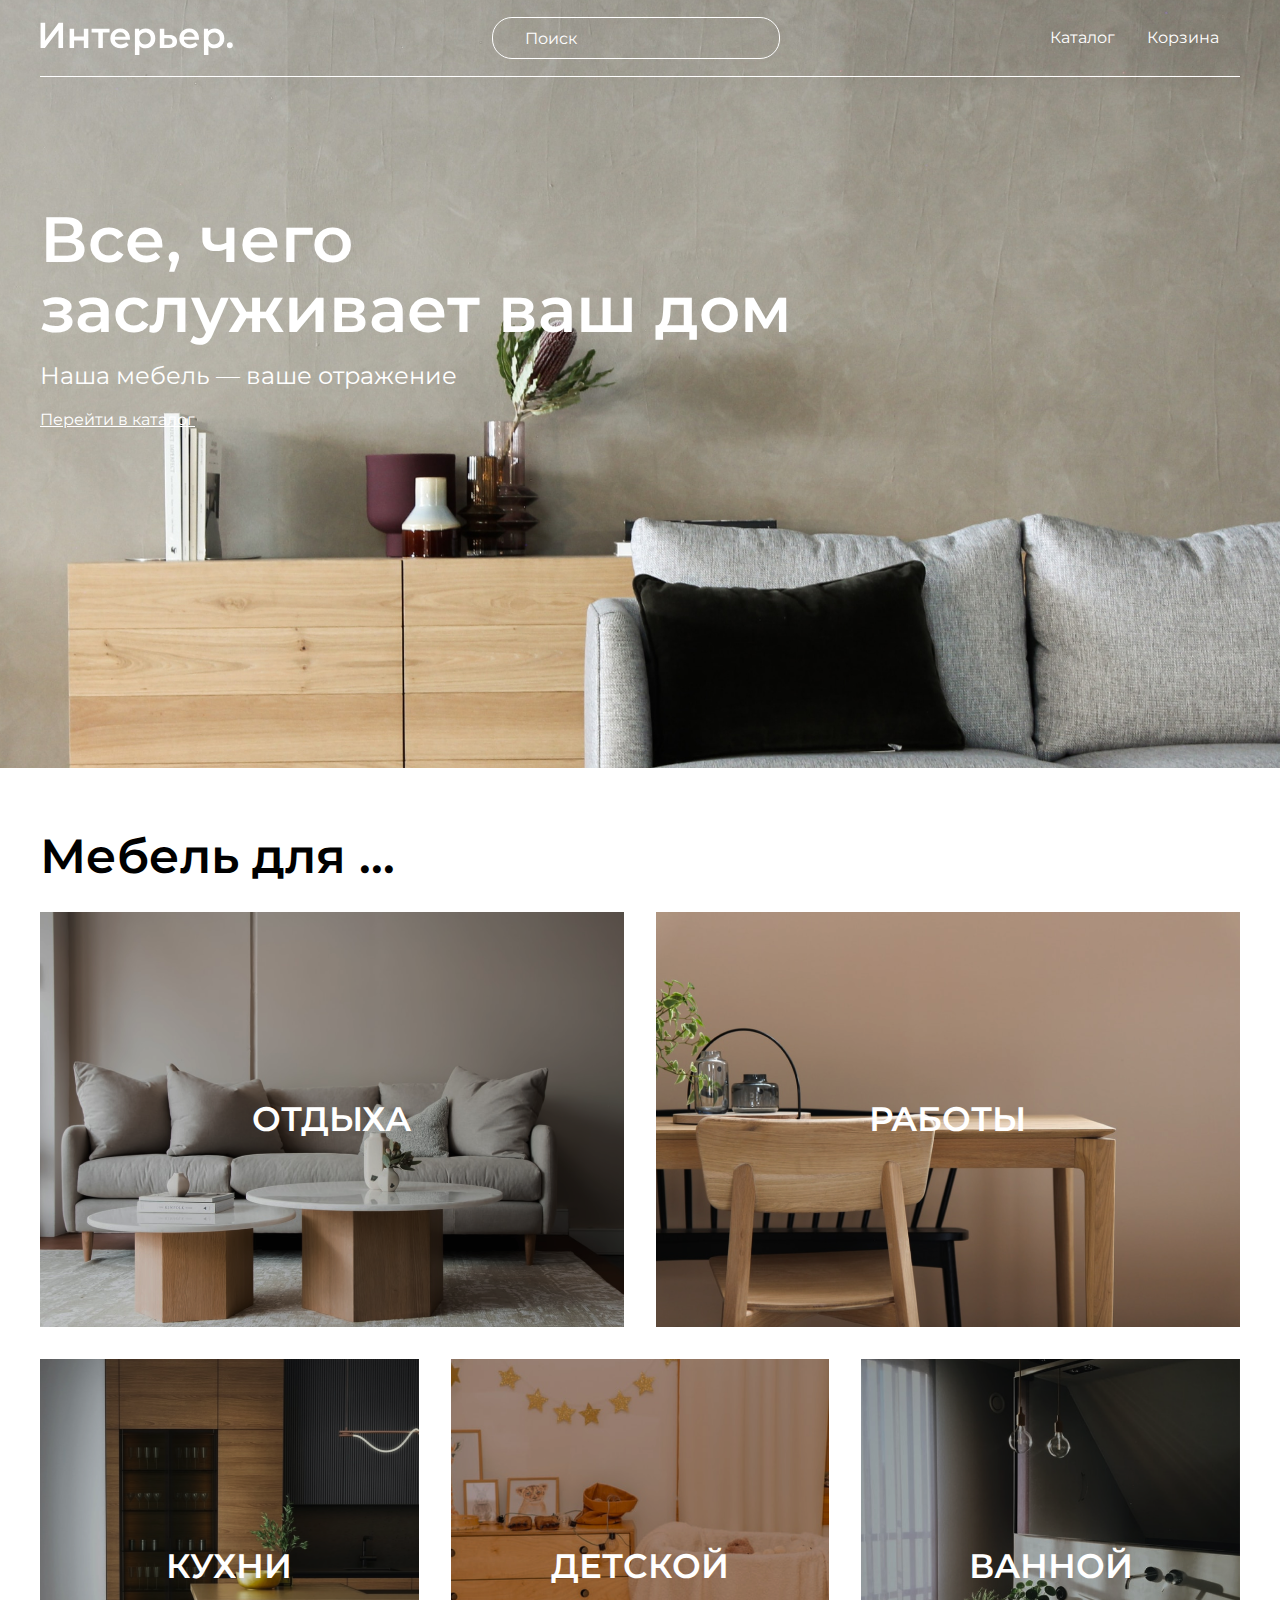
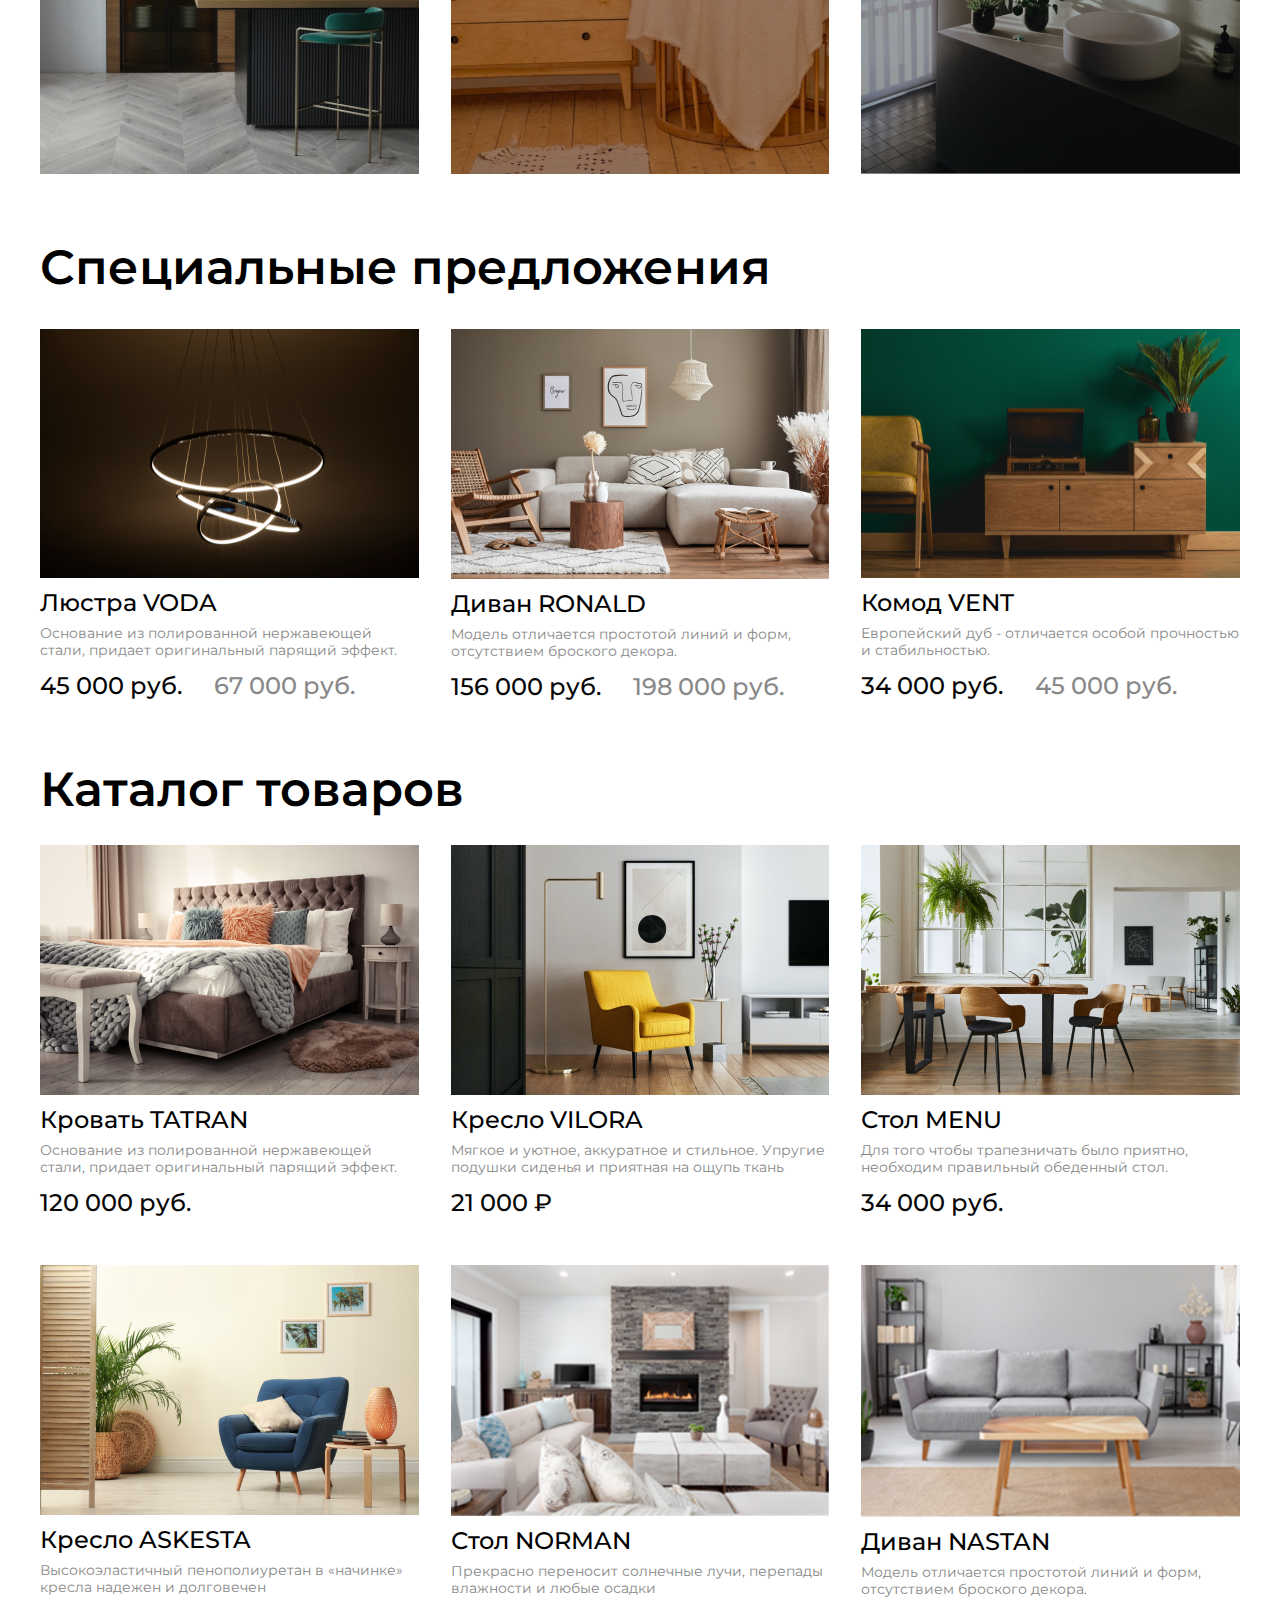
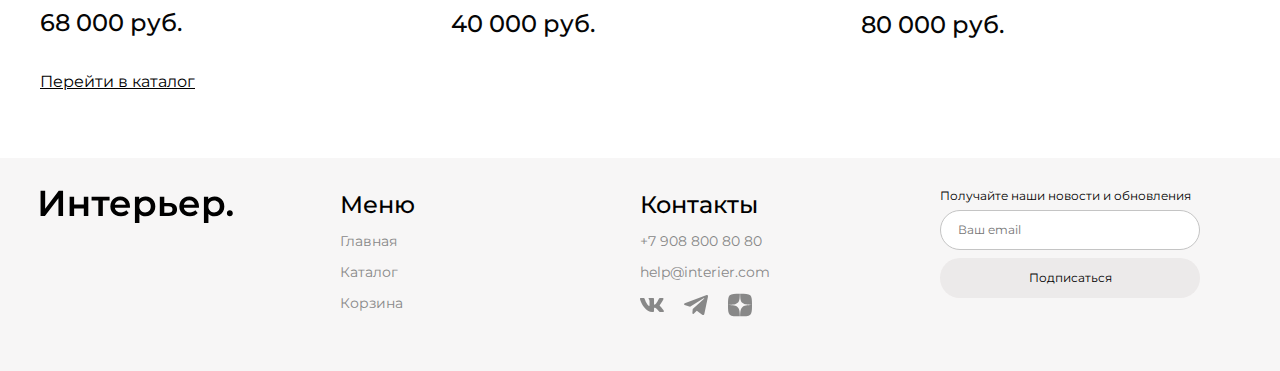
<file: index.html>
<!DOCTYPE html>
<html lang="ru">
<head>
    <meta charset="UTF-8">
    <meta name="viewport" content="width=device-width, initial-scale=1.0">
    <link rel="stylesheet" type="text/css" href="./style.css">
    <link rel="preconnect" href="https://fonts.googleapis.com">
    <link rel="preconnect" href="https://fonts.gstatic.com" crossorigin>
    <link href="https://fonts.googleapis.com/css2?family=Montserrat:ital,wght@0,100..900;1,100..900&display=swap" rel="stylesheet">
    <title>Market</title>
</head>
<body>
    <div class="top center">
        <header class="header">
            <img src="./images/logo.svg" alt="logo" class="header__logo">
            <input class="header__search" type="text" placeholder="Поиск">
            <nav class="nav">
                <ul class="nav__list">
                    <li class="nav__item">
                        <a class="nav__link" href="catalog.html">Каталог</a>
                    </li>
                    <li class="nav__item">
                        <a class="nav__link" href="cart.html">Корзина</a>
                    </li>
                </ul>
            </nav>
            <div class="menu-mob">
                <a href="#"><svg width="19" height="19" viewBox="0 0 19 19" fill="none" xmlns="http://www.w3.org/2000/svg"><g clip-path="url(#clip0_53373_428)"><path d="M9.29907 1.11316C10.9342 1.06267 12.5273 1.63644 13.7542 2.71863C14.9811 3.80099 15.7498 5.31046 15.9036 6.93933C16.0545 8.53827 15.5992 10.133 14.634 11.4139L17.968 14.7469C18.0508 14.8297 18.1166 14.9279 18.1614 15.036C18.2062 15.1442 18.2297 15.2607 18.2297 15.3778C18.2297 15.4949 18.2062 15.6114 18.1614 15.7196C18.1165 15.8277 18.0508 15.9259 17.968 16.0087C17.8853 16.0914 17.7871 16.1572 17.679 16.202C17.5707 16.2469 17.4543 16.2694 17.3372 16.2694C17.22 16.2694 17.1036 16.2469 16.9954 16.202C16.8873 16.1572 16.789 16.0914 16.7063 16.0087L13.3733 12.6747C12.0925 13.6424 10.4962 14.0991 8.89575 13.9491C7.26568 13.7962 5.75519 13.0275 4.67212 11.7997C3.58905 10.5718 3.01496 8.97713 3.06665 7.3407C3.11846 5.7041 3.79274 4.14806 4.95142 2.99109C6.10904 1.83516 7.66391 1.16376 9.29907 1.11316ZM9.50903 2.91882C8.28235 2.92382 7.10691 3.41275 6.2395 4.28015C5.37213 5.14755 4.88317 6.32302 4.87817 7.54968C4.87324 8.77628 5.35288 9.95557 6.21313 10.83C6.64353 11.2674 7.15644 11.6151 7.72192 11.8534C8.28759 12.0918 8.89521 12.2161 9.50903 12.2186C10.1227 12.2211 10.7307 12.1017 11.2981 11.868C11.8657 11.6343 12.3816 11.2903 12.8157 10.8563C13.2497 10.4223 13.5936 9.90633 13.8274 9.33875C14.061 8.77131 14.1804 8.16333 14.178 7.54968C14.1755 6.93585 14.0511 6.32824 13.8127 5.76257C13.5744 5.19707 13.2267 4.68419 12.7893 4.25378C11.9149 3.3935 10.7357 2.91387 9.50903 2.91882Z" fill="white" stroke="white" stroke-width="0.2"/></g><defs><clipPath id="clip0_53373_428"><rect width="19" height="19" fill="white"/></clipPath></defs></svg></a>
                <a href="catalog.html"><svg width="20" height="20" viewBox="0 0 20 20" fill="none" xmlns="http://www.w3.org/2000/svg"><rect width="4.57143" height="4.57143" fill="white"/><rect y="7.31427" width="4.57143" height="4.57143" fill="white"/><rect y="14.6285" width="4.57143" height="4.57143" fill="white"/><rect x="7.31348" y="7.31427" width="4.57143" height="4.57143" fill="white"/><rect x="7.31348" y="14.6285" width="4.57143" height="4.57143" fill="white"/><rect x="7.31348" width="4.57143" height="4.57143" fill="white"/><rect x="14.6279" y="7.31427" width="4.57143" height="4.57143" fill="white"/><rect x="14.6279" y="14.6285" width="4.57143" height="4.57143" fill="white"/><rect x="14.6279" width="4.57143" height="4.57143" fill="white"/></svg></a>
                <a href="cart.html"><svg width="25" height="25" viewBox="0 0 25 25" fill="none" xmlns="http://www.w3.org/2000/svg"><path d="M14.5834 20.8333C15.1359 20.8333 15.6658 20.6138 16.0566 20.2231C16.4473 19.8324 16.6667 19.3025 16.6667 18.75C16.6667 18.1975 16.4473 17.6676 16.0566 17.2768C15.6658 16.8861 15.1359 16.6667 14.5834 16.6667C14.0309 16.6667 13.501 16.8861 13.1103 17.2768C12.7196 17.6676 12.5001 18.1975 12.5001 18.75C12.5001 19.3025 12.7196 19.8324 13.1103 20.2231C13.501 20.6138 14.0309 20.8333 14.5834 20.8333ZM7.29174 20.8333C7.84428 20.8333 8.37418 20.6138 8.76488 20.2231C9.15558 19.8324 9.37508 19.3025 9.37508 18.75C9.37508 18.1975 9.15558 17.6676 8.76488 17.2768C8.37418 16.8861 7.84428 16.6667 7.29174 16.6667C6.73921 16.6667 6.20931 16.8861 5.81861 17.2768C5.4279 17.6676 5.20841 18.1975 5.20841 18.75C5.20841 19.3025 5.4279 19.8324 5.81861 20.2231C6.20931 20.6138 6.73921 20.8333 7.29174 20.8333ZM20.873 6.16978C21.133 6.16139 21.3796 6.0522 21.5606 5.86528C21.7416 5.67837 21.8428 5.42839 21.8428 5.16822C21.8428 4.90804 21.7416 4.65807 21.5606 4.47115C21.3796 4.28424 21.133 4.17504 20.873 4.16666H19.674C18.7345 4.16666 17.922 4.81874 17.7178 5.73541L16.4126 11.6125C16.2084 12.5292 15.3959 13.1812 14.4563 13.1812H6.63133L5.12924 7.17082H14.8636C15.1212 7.15907 15.3644 7.04847 15.5425 6.86202C15.7206 6.67558 15.82 6.42764 15.82 6.16978C15.82 5.91192 15.7206 5.66398 15.5425 5.47754C15.3644 5.2911 15.1212 5.18049 14.8636 5.16874H5.12924C4.82473 5.16865 4.5242 5.23799 4.25051 5.37148C3.97682 5.50498 3.73716 5.69912 3.54976 5.93914C3.36236 6.17916 3.23215 6.45875 3.16903 6.75665C3.10591 7.05455 3.11154 7.36292 3.1855 7.65832L4.68758 13.6667C4.79586 14.1002 5.046 14.4851 5.39821 14.7601C5.75042 15.0351 6.18447 15.1844 6.63133 15.1844H14.4563C15.368 15.1845 16.2524 14.8737 16.9636 14.3032C17.6748 13.7328 18.1701 12.9368 18.3678 12.0469L19.674 6.16978H20.873Z" fill="white"/></svg></a>
            </div>
        </header>        
        
        <section class="hero">
            <h1 class="hero__title">Все, чего<br>заслуживает ваш дом</h1>
            <p class="hero__subtitle">Наша мебель — ваше отражение</p>
            <a class="hero__link button" href="catalog.html">Перейти в каталог</a>
        </section>
    </div>
    <section class="for-box center">
        <h2 class="heading">Мебель для ...</h2>
        <div class="for">
            <div class="for__item for__item_1 for__item_big">ОТДЫХА</div>
            <div class="for__item for__item_2 for__item_big">РАБОТЫ</div>
            <div class="for__item for__item_3">КУХНИ</div>
            <div class="for__item for__item_4">ДЕТСКОЙ</div>
            <div class="for__item for__item_5">ВАННОЙ</div>
        </div>
    </section>
    <section class="offers center">
        <h2 class="offers__title">Специальные предложения</h2>
        <div class="offers__content">           
            <article class="product-card">
                <img class="product-card__image" src="./images/VODA.png" alt="Люстра VODA">
                <h3 class="product-card__title">Люстра VODA</h3>
                <p class="product-card__description">Основание из полированной нержавеющей стали, придает оригинальный парящий эффект.</p>
                <div class="product-card__prices">
                    <p class="product-card__price product-card__price--current">45 000 руб.</p>
                    <p class="product-card__price product-card__price--old">67 000 руб.</p>
                </div>
                <div class="product-card__actions">
                    <button class="product-card__action product-card__action--add"><svg class="product-card__action-icon" width="18" height="21" viewBox="0 0 18 21" fill="none" xmlns="http://www.w3.org/2000/svg"><path d="M4 7V5C4 3.67392 4.52678 2.40215 5.46447 1.46447C6.40215 0.526784 7.67392 0 9 0C10.3261 0 11.5979 0.526784 12.5355 1.46447C13.4732 2.40215 14 3.67392 14 5V7H17C17.2652 7 17.5196 7.10536 17.7071 7.29289C17.8946 7.48043 18 7.73478 18 8V20C18 20.2652 17.8946 20.5196 17.7071 20.7071C17.5196 20.8946 17.2652 21 17 21H1C0.734784 21 0.48043 20.8946 0.292893 20.7071C0.105357 20.5196 0 20.2652 0 20V8C0 7.73478 0.105357 7.48043 0.292893 7.29289C0.48043 7.10536 0.734784 7 1 7H4ZM4 9H2V19H16V9H14V11H12V9H6V11H4V9ZM6 7H12V5C12 4.20435 11.6839 3.44129 11.1213 2.87868C10.5587 2.31607 9.79565 2 9 2C8.20435 2 7.44129 2.31607 6.87868 2.87868C6.31607 3.44129 6 4.20435 6 5V7Z" fill="#C4C4C4"/></svg></button>
                    <button class="product-card__action product-card__action--favorite"><svg class="product-card__action-icon" width="20" height="18" viewBox="0 0 20 18" fill="none" xmlns="http://www.w3.org/2000/svg"><path d="M10 18.0011C9.35502 17.4291 8.62602 16.8341 7.85502 16.2011H7.84502C5.13002 13.9811 2.05302 11.4691 0.694023 8.45912C0.24754 7.50085 0.0109268 6.45825 1.1406e-05 5.40112C-0.00297039 3.95061 0.578794 2.56011 1.61383 1.54389C2.64887 0.527673 4.04981 -0.0284812 5.50002 0.00112428C6.68065 0.00298908 7.83586 0.344205 8.82802 0.984124C9.26399 1.26709 9.65844 1.60938 10 2.00112C10.3435 1.61092 10.7381 1.26883 11.173 0.984124C12.1648 0.344079 13.3197 0.00284283 14.5 0.00112428C15.9502 -0.0284812 17.3512 0.527673 18.3862 1.54389C19.4213 2.56011 20.003 3.95061 20 5.40112C19.9898 6.45994 19.7532 7.50432 19.306 8.46412C17.947 11.4741 14.871 13.9851 12.156 16.2011L12.146 16.2091C11.374 16.8381 10.646 17.4331 10.001 18.0091L10 18.0011ZM5.50002 2.00112C4.56853 1.98947 3.67009 2.34597 3.00002 2.99312C2.35441 3.62729 1.99358 4.49617 1.99994 5.40112C2.01135 6.17163 2.18585 6.93098 2.51202 7.62912C3.15353 8.92783 4.01913 10.1032 5.06902 11.1011C6.06002 12.1011 7.20002 13.0691 8.18602 13.8831C8.45902 14.1081 8.73702 14.3351 9.01502 14.5621L9.19002 14.7051C9.45702 14.9231 9.73302 15.1491 10 15.3711L10.013 15.3591L10.019 15.3541H10.025L10.034 15.3471H10.039H10.044L10.062 15.3321L10.103 15.2991L10.11 15.2931L10.121 15.2851H10.127L10.136 15.2771L10.8 14.7321L10.974 14.5891C11.255 14.3601 11.533 14.1331 11.806 13.9081C12.792 13.0941 13.933 12.1271 14.924 11.1221C15.9741 10.1247 16.8397 8.94964 17.481 7.65112C17.8131 6.94693 17.9901 6.17963 18.0001 5.40112C18.0042 4.49896 17.6435 3.63342 17 3.00112C16.3312 2.35104 15.4326 1.99161 14.5 2.00112C13.3619 1.99145 12.274 2.46849 11.51 3.31212L10 5.05212L8.49002 3.31212C7.72609 2.46849 6.6381 1.99145 5.50002 2.00112Z" fill="#C4C4C4"/></svg></button>
                </div>
            </article>
            <article class="product-card">
                <img class="product-card__image" src="./images/RONALD.png" alt="Диван RONALD">
                <h3 class="product-card__title">Диван RONALD</h3>
                <p class="product-card__description">Модель отличается простотой линий и форм, отсутствием броского декора.</p>
                <div class="product-card__prices">
                    <p class="product-card__price product-card__price--current">156 000 руб.</p>
                    <p class="product-card__price product-card__price--old">198 000 руб.</p>
                </div>
                <div class="product-card__actions">
                    <button class="product-card__action product-card__action--add"><svg class="product-card__action-icon" width="18" height="21" viewBox="0 0 18 21" fill="none" xmlns="http://www.w3.org/2000/svg"><path d="M4 7V5C4 3.67392 4.52678 2.40215 5.46447 1.46447C6.40215 0.526784 7.67392 0 9 0C10.3261 0 11.5979 0.526784 12.5355 1.46447C13.4732 2.40215 14 3.67392 14 5V7H17C17.2652 7 17.5196 7.10536 17.7071 7.29289C17.8946 7.48043 18 7.73478 18 8V20C18 20.2652 17.8946 20.5196 17.7071 20.7071C17.5196 20.8946 17.2652 21 17 21H1C0.734784 21 0.48043 20.8946 0.292893 20.7071C0.105357 20.5196 0 20.2652 0 20V8C0 7.73478 0.105357 7.48043 0.292893 7.29289C0.48043 7.10536 0.734784 7 1 7H4ZM4 9H2V19H16V9H14V11H12V9H6V11H4V9ZM6 7H12V5C12 4.20435 11.6839 3.44129 11.1213 2.87868C10.5587 2.31607 9.79565 2 9 2C8.20435 2 7.44129 2.31607 6.87868 2.87868C6.31607 3.44129 6 4.20435 6 5V7Z" fill="#C4C4C4"/></svg></button>
                    <button class="product-card__action product-card__action--favorite"><svg class="product-card__action-icon" width="20" height="18" viewBox="0 0 20 18" fill="none" xmlns="http://www.w3.org/2000/svg"><path d="M10 18.0011C9.35502 17.4291 8.62602 16.8341 7.85502 16.2011H7.84502C5.13002 13.9811 2.05302 11.4691 0.694023 8.45912C0.24754 7.50085 0.0109268 6.45825 1.1406e-05 5.40112C-0.00297039 3.95061 0.578794 2.56011 1.61383 1.54389C2.64887 0.527673 4.04981 -0.0284812 5.50002 0.00112428C6.68065 0.00298908 7.83586 0.344205 8.82802 0.984124C9.26399 1.26709 9.65844 1.60938 10 2.00112C10.3435 1.61092 10.7381 1.26883 11.173 0.984124C12.1648 0.344079 13.3197 0.00284283 14.5 0.00112428C15.9502 -0.0284812 17.3512 0.527673 18.3862 1.54389C19.4213 2.56011 20.003 3.95061 20 5.40112C19.9898 6.45994 19.7532 7.50432 19.306 8.46412C17.947 11.4741 14.871 13.9851 12.156 16.2011L12.146 16.2091C11.374 16.8381 10.646 17.4331 10.001 18.0091L10 18.0011ZM5.50002 2.00112C4.56853 1.98947 3.67009 2.34597 3.00002 2.99312C2.35441 3.62729 1.99358 4.49617 1.99994 5.40112C2.01135 6.17163 2.18585 6.93098 2.51202 7.62912C3.15353 8.92783 4.01913 10.1032 5.06902 11.1011C6.06002 12.1011 7.20002 13.0691 8.18602 13.8831C8.45902 14.1081 8.73702 14.3351 9.01502 14.5621L9.19002 14.7051C9.45702 14.9231 9.73302 15.1491 10 15.3711L10.013 15.3591L10.019 15.3541H10.025L10.034 15.3471H10.039H10.044L10.062 15.3321L10.103 15.2991L10.11 15.2931L10.121 15.2851H10.127L10.136 15.2771L10.8 14.7321L10.974 14.5891C11.255 14.3601 11.533 14.1331 11.806 13.9081C12.792 13.0941 13.933 12.1271 14.924 11.1221C15.9741 10.1247 16.8397 8.94964 17.481 7.65112C17.8131 6.94693 17.9901 6.17963 18.0001 5.40112C18.0042 4.49896 17.6435 3.63342 17 3.00112C16.3312 2.35104 15.4326 1.99161 14.5 2.00112C13.3619 1.99145 12.274 2.46849 11.51 3.31212L10 5.05212L8.49002 3.31212C7.72609 2.46849 6.6381 1.99145 5.50002 2.00112Z" fill="#C4C4C4"/></svg></button>
                </div>
            </article>
            <article class="product-card">
                <img class="product-card__image" src="./images/VENT.png" alt="Комод VENT">
                <h3 class="product-card__title">Комод VENT</h3>
                <p class="product-card__description">Европейский дуб - отличается особой прочностью и стабильностью.</p>
                <div class="product-card__prices">
                    <p class="product-card__price product-card__price--current">34 000 руб.</p>
                    <p class="product-card__price product-card__price--old">45 000 руб.</p>
                </div>
                <div class="product-card__actions">
                    <button class="product-card__action product-card__action--add"><svg class="product-card__action-icon" width="18" height="21" viewBox="0 0 18 21" fill="none" xmlns="http://www.w3.org/2000/svg"><path d="M4 7V5C4 3.67392 4.52678 2.40215 5.46447 1.46447C6.40215 0.526784 7.67392 0 9 0C10.3261 0 11.5979 0.526784 12.5355 1.46447C13.4732 2.40215 14 3.67392 14 5V7H17C17.2652 7 17.5196 7.10536 17.7071 7.29289C17.8946 7.48043 18 7.73478 18 8V20C18 20.2652 17.8946 20.5196 17.7071 20.7071C17.5196 20.8946 17.2652 21 17 21H1C0.734784 21 0.48043 20.8946 0.292893 20.7071C0.105357 20.5196 0 20.2652 0 20V8C0 7.73478 0.105357 7.48043 0.292893 7.29289C0.48043 7.10536 0.734784 7 1 7H4ZM4 9H2V19H16V9H14V11H12V9H6V11H4V9ZM6 7H12V5C12 4.20435 11.6839 3.44129 11.1213 2.87868C10.5587 2.31607 9.79565 2 9 2C8.20435 2 7.44129 2.31607 6.87868 2.87868C6.31607 3.44129 6 4.20435 6 5V7Z" fill="#C4C4C4"/></svg></button>
                    <button class="product-card__action product-card__action--favorite"><svg class="product-card__action-icon" width="20" height="18" viewBox="0 0 20 18" fill="none" xmlns="http://www.w3.org/2000/svg"><path d="M10 18.0011C9.35502 17.4291 8.62602 16.8341 7.85502 16.2011H7.84502C5.13002 13.9811 2.05302 11.4691 0.694023 8.45912C0.24754 7.50085 0.0109268 6.45825 1.1406e-05 5.40112C-0.00297039 3.95061 0.578794 2.56011 1.61383 1.54389C2.64887 0.527673 4.04981 -0.0284812 5.50002 0.00112428C6.68065 0.00298908 7.83586 0.344205 8.82802 0.984124C9.26399 1.26709 9.65844 1.60938 10 2.00112C10.3435 1.61092 10.7381 1.26883 11.173 0.984124C12.1648 0.344079 13.3197 0.00284283 14.5 0.00112428C15.9502 -0.0284812 17.3512 0.527673 18.3862 1.54389C19.4213 2.56011 20.003 3.95061 20 5.40112C19.9898 6.45994 19.7532 7.50432 19.306 8.46412C17.947 11.4741 14.871 13.9851 12.156 16.2011L12.146 16.2091C11.374 16.8381 10.646 17.4331 10.001 18.0091L10 18.0011ZM5.50002 2.00112C4.56853 1.98947 3.67009 2.34597 3.00002 2.99312C2.35441 3.62729 1.99358 4.49617 1.99994 5.40112C2.01135 6.17163 2.18585 6.93098 2.51202 7.62912C3.15353 8.92783 4.01913 10.1032 5.06902 11.1011C6.06002 12.1011 7.20002 13.0691 8.18602 13.8831C8.45902 14.1081 8.73702 14.3351 9.01502 14.5621L9.19002 14.7051C9.45702 14.9231 9.73302 15.1491 10 15.3711L10.013 15.3591L10.019 15.3541H10.025L10.034 15.3471H10.039H10.044L10.062 15.3321L10.103 15.2991L10.11 15.2931L10.121 15.2851H10.127L10.136 15.2771L10.8 14.7321L10.974 14.5891C11.255 14.3601 11.533 14.1331 11.806 13.9081C12.792 13.0941 13.933 12.1271 14.924 11.1221C15.9741 10.1247 16.8397 8.94964 17.481 7.65112C17.8131 6.94693 17.9901 6.17963 18.0001 5.40112C18.0042 4.49896 17.6435 3.63342 17 3.00112C16.3312 2.35104 15.4326 1.99161 14.5 2.00112C13.3619 1.99145 12.274 2.46849 11.51 3.31212L10 5.05212L8.49002 3.31212C7.72609 2.46849 6.6381 1.99145 5.50002 2.00112Z" fill="#C4C4C4"/></svg></button>
                </div>
            </article>
        </div>
    </section>
    
    <section class="catalog center">
        <h2 class="catalog__title">Каталог товаров</h2>
        <div class="catalog__content">
            <article class="product-card">
                <img class="product-card__image" src="./images/TATRAN.png" alt="Кровать TATRAN">
                <h3 class="product-card__title">Кровать TATRAN</h3>
                <p class="product-card__description">Основание из полированной нержавеющей стали, придает оригинальный парящий эффект.</p>
                <div class="product-card__prices">
                    <p class="product-card__price product-card__price--current">120 000 руб.</p>
                </div>
                <div class="product-card__actions">
                    <button class="product-card__action product-card__action--add"><svg class="product-card__action-icon" width="18" height="21" viewBox="0 0 18 21" fill="none" xmlns="http://www.w3.org/2000/svg"><path d="M4 7V5C4 3.67392 4.52678 2.40215 5.46447 1.46447C6.40215 0.526784 7.67392 0 9 0C10.3261 0 11.5979 0.526784 12.5355 1.46447C13.4732 2.40215 14 3.67392 14 5V7H17C17.2652 7 17.5196 7.10536 17.7071 7.29289C17.8946 7.48043 18 7.73478 18 8V20C18 20.2652 17.8946 20.5196 17.7071 20.7071C17.5196 20.8946 17.2652 21 17 21H1C0.734784 21 0.48043 20.8946 0.292893 20.7071C0.105357 20.5196 0 20.2652 0 20V8C0 7.73478 0.105357 7.48043 0.292893 7.29289C0.48043 7.10536 0.734784 7 1 7H4ZM4 9H2V19H16V9H14V11H12V9H6V11H4V9ZM6 7H12V5C12 4.20435 11.6839 3.44129 11.1213 2.87868C10.5587 2.31607 9.79565 2 9 2C8.20435 2 7.44129 2.31607 6.87868 2.87868C6.31607 3.44129 6 4.20435 6 5V7Z" fill="#C4C4C4"/></svg></button>
                    <button class="product-card__action product-card__action--favorite"><svg class="product-card__action-icon" width="20" height="18" viewBox="0 0 20 18" fill="none" xmlns="http://www.w3.org/2000/svg"><path d="M10 18.0011C9.35502 17.4291 8.62602 16.8341 7.85502 16.2011H7.84502C5.13002 13.9811 2.05302 11.4691 0.694023 8.45912C0.24754 7.50085 0.0109268 6.45825 1.1406e-05 5.40112C-0.00297039 3.95061 0.578794 2.56011 1.61383 1.54389C2.64887 0.527673 4.04981 -0.0284812 5.50002 0.00112428C6.68065 0.00298908 7.83586 0.344205 8.82802 0.984124C9.26399 1.26709 9.65844 1.60938 10 2.00112C10.3435 1.61092 10.7381 1.26883 11.173 0.984124C12.1648 0.344079 13.3197 0.00284283 14.5 0.00112428C15.9502 -0.0284812 17.3512 0.527673 18.3862 1.54389C19.4213 2.56011 20.003 3.95061 20 5.40112C19.9898 6.45994 19.7532 7.50432 19.306 8.46412C17.947 11.4741 14.871 13.9851 12.156 16.2011L12.146 16.2091C11.374 16.8381 10.646 17.4331 10.001 18.0091L10 18.0011ZM5.50002 2.00112C4.56853 1.98947 3.67009 2.34597 3.00002 2.99312C2.35441 3.62729 1.99358 4.49617 1.99994 5.40112C2.01135 6.17163 2.18585 6.93098 2.51202 7.62912C3.15353 8.92783 4.01913 10.1032 5.06902 11.1011C6.06002 12.1011 7.20002 13.0691 8.18602 13.8831C8.45902 14.1081 8.73702 14.3351 9.01502 14.5621L9.19002 14.7051C9.45702 14.9231 9.73302 15.1491 10 15.3711L10.013 15.3591L10.019 15.3541H10.025L10.034 15.3471H10.039H10.044L10.062 15.3321L10.103 15.2991L10.11 15.2931L10.121 15.2851H10.127L10.136 15.2771L10.8 14.7321L10.974 14.5891C11.255 14.3601 11.533 14.1331 11.806 13.9081C12.792 13.0941 13.933 12.1271 14.924 11.1221C15.9741 10.1247 16.8397 8.94964 17.481 7.65112C17.8131 6.94693 17.9901 6.17963 18.0001 5.40112C18.0042 4.49896 17.6435 3.63342 17 3.00112C16.3312 2.35104 15.4326 1.99161 14.5 2.00112C13.3619 1.99145 12.274 2.46849 11.51 3.31212L10 5.05212L8.49002 3.31212C7.72609 2.46849 6.6381 1.99145 5.50002 2.00112Z" fill="#C4C4C4"/></svg></button>
                </div>
            </article>
            <article class="product-card">
                <img class="product-card__image" src="./images/VILORA.png" alt="Кресло VILORA">
                <h3 class="product-card__title">Кресло VILORA</h3>
                <p class="product-card__description">Мягкое и уютное, аккуратное и стильное. Упругие подушки сиденья и приятная на ощупь ткань</p>
                <div class="product-card__prices">
                    <p class="product-card__price product-card__price--current">21 000 ₽</p>
                </div>
                <div class="product-card__actions">
                    <button class="product-card__action product-card__action--add"><svg class="product-card__action-icon" width="18" height="21" viewBox="0 0 18 21" fill="none" xmlns="http://www.w3.org/2000/svg"><path d="M4 7V5C4 3.67392 4.52678 2.40215 5.46447 1.46447C6.40215 0.526784 7.67392 0 9 0C10.3261 0 11.5979 0.526784 12.5355 1.46447C13.4732 2.40215 14 3.67392 14 5V7H17C17.2652 7 17.5196 7.10536 17.7071 7.29289C17.8946 7.48043 18 7.73478 18 8V20C18 20.2652 17.8946 20.5196 17.7071 20.7071C17.5196 20.8946 17.2652 21 17 21H1C0.734784 21 0.48043 20.8946 0.292893 20.7071C0.105357 20.5196 0 20.2652 0 20V8C0 7.73478 0.105357 7.48043 0.292893 7.29289C0.48043 7.10536 0.734784 7 1 7H4ZM4 9H2V19H16V9H14V11H12V9H6V11H4V9ZM6 7H12V5C12 4.20435 11.6839 3.44129 11.1213 2.87868C10.5587 2.31607 9.79565 2 9 2C8.20435 2 7.44129 2.31607 6.87868 2.87868C6.31607 3.44129 6 4.20435 6 5V7Z" fill="#C4C4C4"/></svg></button>
                    <button class="product-card__action product-card__action--favorite"><svg class="product-card__action-icon" width="20" height="18" viewBox="0 0 20 18" fill="none" xmlns="http://www.w3.org/2000/svg"><path d="M10 18.0011C9.35502 17.4291 8.62602 16.8341 7.85502 16.2011H7.84502C5.13002 13.9811 2.05302 11.4691 0.694023 8.45912C0.24754 7.50085 0.0109268 6.45825 1.1406e-05 5.40112C-0.00297039 3.95061 0.578794 2.56011 1.61383 1.54389C2.64887 0.527673 4.04981 -0.0284812 5.50002 0.00112428C6.68065 0.00298908 7.83586 0.344205 8.82802 0.984124C9.26399 1.26709 9.65844 1.60938 10 2.00112C10.3435 1.61092 10.7381 1.26883 11.173 0.984124C12.1648 0.344079 13.3197 0.00284283 14.5 0.00112428C15.9502 -0.0284812 17.3512 0.527673 18.3862 1.54389C19.4213 2.56011 20.003 3.95061 20 5.40112C19.9898 6.45994 19.7532 7.50432 19.306 8.46412C17.947 11.4741 14.871 13.9851 12.156 16.2011L12.146 16.2091C11.374 16.8381 10.646 17.4331 10.001 18.0091L10 18.0011ZM5.50002 2.00112C4.56853 1.98947 3.67009 2.34597 3.00002 2.99312C2.35441 3.62729 1.99358 4.49617 1.99994 5.40112C2.01135 6.17163 2.18585 6.93098 2.51202 7.62912C3.15353 8.92783 4.01913 10.1032 5.06902 11.1011C6.06002 12.1011 7.20002 13.0691 8.18602 13.8831C8.45902 14.1081 8.73702 14.3351 9.01502 14.5621L9.19002 14.7051C9.45702 14.9231 9.73302 15.1491 10 15.3711L10.013 15.3591L10.019 15.3541H10.025L10.034 15.3471H10.039H10.044L10.062 15.3321L10.103 15.2991L10.11 15.2931L10.121 15.2851H10.127L10.136 15.2771L10.8 14.7321L10.974 14.5891C11.255 14.3601 11.533 14.1331 11.806 13.9081C12.792 13.0941 13.933 12.1271 14.924 11.1221C15.9741 10.1247 16.8397 8.94964 17.481 7.65112C17.8131 6.94693 17.9901 6.17963 18.0001 5.40112C18.0042 4.49896 17.6435 3.63342 17 3.00112C16.3312 2.35104 15.4326 1.99161 14.5 2.00112C13.3619 1.99145 12.274 2.46849 11.51 3.31212L10 5.05212L8.49002 3.31212C7.72609 2.46849 6.6381 1.99145 5.50002 2.00112Z" fill="#C4C4C4"/></svg></button>
                </div>
            </article>
            <article class="product-card">
                <img class="product-card__image" src="./images/MENU.png" alt="Стол MENU">
                <h3 class="product-card__title">Стол MENU</h3>
                <p class="product-card__description">Для того чтобы трапезничать было приятно, необходим правильный обеденный стол.</p>
                <div class="product-card__prices">
                    <p class="product-card__price product-card__price--current">34 000 руб.</p>
                </div>
                <div class="product-card__actions">
                    <button class="product-card__action product-card__action--add"><svg class="product-card__action-icon" width="18" height="21" viewBox="0 0 18 21" fill="none" xmlns="http://www.w3.org/2000/svg"><path d="M4 7V5C4 3.67392 4.52678 2.40215 5.46447 1.46447C6.40215 0.526784 7.67392 0 9 0C10.3261 0 11.5979 0.526784 12.5355 1.46447C13.4732 2.40215 14 3.67392 14 5V7H17C17.2652 7 17.5196 7.10536 17.7071 7.29289C17.8946 7.48043 18 7.73478 18 8V20C18 20.2652 17.8946 20.5196 17.7071 20.7071C17.5196 20.8946 17.2652 21 17 21H1C0.734784 21 0.48043 20.8946 0.292893 20.7071C0.105357 20.5196 0 20.2652 0 20V8C0 7.73478 0.105357 7.48043 0.292893 7.29289C0.48043 7.10536 0.734784 7 1 7H4ZM4 9H2V19H16V9H14V11H12V9H6V11H4V9ZM6 7H12V5C12 4.20435 11.6839 3.44129 11.1213 2.87868C10.5587 2.31607 9.79565 2 9 2C8.20435 2 7.44129 2.31607 6.87868 2.87868C6.31607 3.44129 6 4.20435 6 5V7Z" fill="#C4C4C4"/></svg></button>
                    <button class="product-card__action product-card__action--favorite"><svg class="product-card__action-icon" width="20" height="18" viewBox="0 0 20 18" fill="none" xmlns="http://www.w3.org/2000/svg"><path d="M10 18.0011C9.35502 17.4291 8.62602 16.8341 7.85502 16.2011H7.84502C5.13002 13.9811 2.05302 11.4691 0.694023 8.45912C0.24754 7.50085 0.0109268 6.45825 1.1406e-05 5.40112C-0.00297039 3.95061 0.578794 2.56011 1.61383 1.54389C2.64887 0.527673 4.04981 -0.0284812 5.50002 0.00112428C6.68065 0.00298908 7.83586 0.344205 8.82802 0.984124C9.26399 1.26709 9.65844 1.60938 10 2.00112C10.3435 1.61092 10.7381 1.26883 11.173 0.984124C12.1648 0.344079 13.3197 0.00284283 14.5 0.00112428C15.9502 -0.0284812 17.3512 0.527673 18.3862 1.54389C19.4213 2.56011 20.003 3.95061 20 5.40112C19.9898 6.45994 19.7532 7.50432 19.306 8.46412C17.947 11.4741 14.871 13.9851 12.156 16.2011L12.146 16.2091C11.374 16.8381 10.646 17.4331 10.001 18.0091L10 18.0011ZM5.50002 2.00112C4.56853 1.98947 3.67009 2.34597 3.00002 2.99312C2.35441 3.62729 1.99358 4.49617 1.99994 5.40112C2.01135 6.17163 2.18585 6.93098 2.51202 7.62912C3.15353 8.92783 4.01913 10.1032 5.06902 11.1011C6.06002 12.1011 7.20002 13.0691 8.18602 13.8831C8.45902 14.1081 8.73702 14.3351 9.01502 14.5621L9.19002 14.7051C9.45702 14.9231 9.73302 15.1491 10 15.3711L10.013 15.3591L10.019 15.3541H10.025L10.034 15.3471H10.039H10.044L10.062 15.3321L10.103 15.2991L10.11 15.2931L10.121 15.2851H10.127L10.136 15.2771L10.8 14.7321L10.974 14.5891C11.255 14.3601 11.533 14.1331 11.806 13.9081C12.792 13.0941 13.933 12.1271 14.924 11.1221C15.9741 10.1247 16.8397 8.94964 17.481 7.65112C17.8131 6.94693 17.9901 6.17963 18.0001 5.40112C18.0042 4.49896 17.6435 3.63342 17 3.00112C16.3312 2.35104 15.4326 1.99161 14.5 2.00112C13.3619 1.99145 12.274 2.46849 11.51 3.31212L10 5.05212L8.49002 3.31212C7.72609 2.46849 6.6381 1.99145 5.50002 2.00112Z" fill="#C4C4C4"/></svg></button>
                </div>
            </article>
            <article class="product-card">
                <img class="product-card__image" src="./images/ASKESTA.png" alt="Кресло ASKESTA">
                <h3 class="product-card__title">Кресло ASKESTA</h3>
                <p class="product-card__description">Высокоэластичный пенополиуретан в «начинке» кресла надежен и долговечен</p>
                <div class="product-card__prices">
                    <p class="product-card__price product-card__price--current">68 000 руб.</p>
                </div>
                <div class="product-card__actions">
                    <button class="product-card__action product-card__action--add"><svg class="product-card__action-icon" width="18" height="21" viewBox="0 0 18 21" fill="none" xmlns="http://www.w3.org/2000/svg"><path d="M4 7V5C4 3.67392 4.52678 2.40215 5.46447 1.46447C6.40215 0.526784 7.67392 0 9 0C10.3261 0 11.5979 0.526784 12.5355 1.46447C13.4732 2.40215 14 3.67392 14 5V7H17C17.2652 7 17.5196 7.10536 17.7071 7.29289C17.8946 7.48043 18 7.73478 18 8V20C18 20.2652 17.8946 20.5196 17.7071 20.7071C17.5196 20.8946 17.2652 21 17 21H1C0.734784 21 0.48043 20.8946 0.292893 20.7071C0.105357 20.5196 0 20.2652 0 20V8C0 7.73478 0.105357 7.48043 0.292893 7.29289C0.48043 7.10536 0.734784 7 1 7H4ZM4 9H2V19H16V9H14V11H12V9H6V11H4V9ZM6 7H12V5C12 4.20435 11.6839 3.44129 11.1213 2.87868C10.5587 2.31607 9.79565 2 9 2C8.20435 2 7.44129 2.31607 6.87868 2.87868C6.31607 3.44129 6 4.20435 6 5V7Z" fill="#C4C4C4"/></svg></button>
                    <button class="product-card__action product-card__action--favorite"><svg class="product-card__action-icon" width="20" height="18" viewBox="0 0 20 18" fill="none" xmlns="http://www.w3.org/2000/svg"><path d="M10 18.0011C9.35502 17.4291 8.62602 16.8341 7.85502 16.2011H7.84502C5.13002 13.9811 2.05302 11.4691 0.694023 8.45912C0.24754 7.50085 0.0109268 6.45825 1.1406e-05 5.40112C-0.00297039 3.95061 0.578794 2.56011 1.61383 1.54389C2.64887 0.527673 4.04981 -0.0284812 5.50002 0.00112428C6.68065 0.00298908 7.83586 0.344205 8.82802 0.984124C9.26399 1.26709 9.65844 1.60938 10 2.00112C10.3435 1.61092 10.7381 1.26883 11.173 0.984124C12.1648 0.344079 13.3197 0.00284283 14.5 0.00112428C15.9502 -0.0284812 17.3512 0.527673 18.3862 1.54389C19.4213 2.56011 20.003 3.95061 20 5.40112C19.9898 6.45994 19.7532 7.50432 19.306 8.46412C17.947 11.4741 14.871 13.9851 12.156 16.2011L12.146 16.2091C11.374 16.8381 10.646 17.4331 10.001 18.0091L10 18.0011ZM5.50002 2.00112C4.56853 1.98947 3.67009 2.34597 3.00002 2.99312C2.35441 3.62729 1.99358 4.49617 1.99994 5.40112C2.01135 6.17163 2.18585 6.93098 2.51202 7.62912C3.15353 8.92783 4.01913 10.1032 5.06902 11.1011C6.06002 12.1011 7.20002 13.0691 8.18602 13.8831C8.45902 14.1081 8.73702 14.3351 9.01502 14.5621L9.19002 14.7051C9.45702 14.9231 9.73302 15.1491 10 15.3711L10.013 15.3591L10.019 15.3541H10.025L10.034 15.3471H10.039H10.044L10.062 15.3321L10.103 15.2991L10.11 15.2931L10.121 15.2851H10.127L10.136 15.2771L10.8 14.7321L10.974 14.5891C11.255 14.3601 11.533 14.1331 11.806 13.9081C12.792 13.0941 13.933 12.1271 14.924 11.1221C15.9741 10.1247 16.8397 8.94964 17.481 7.65112C17.8131 6.94693 17.9901 6.17963 18.0001 5.40112C18.0042 4.49896 17.6435 3.63342 17 3.00112C16.3312 2.35104 15.4326 1.99161 14.5 2.00112C13.3619 1.99145 12.274 2.46849 11.51 3.31212L10 5.05212L8.49002 3.31212C7.72609 2.46849 6.6381 1.99145 5.50002 2.00112Z" fill="#C4C4C4"/></svg></button>
                </div>
            </article>
            <article class="product-card">
                <img class="product-card__image" src="./images/NORMAN.png" alt="Стол NORMAN">
                <h3 class="product-card__title">Стол NORMAN</h3>
                <p class="product-card__description">Прекрасно переносит солнечные лучи, перепады влажности и любые осадки</p>
                <div class="product-card__prices">
                    <p class="product-card__price product-card__price--current">40 000 руб.</p>
                </div>
                <div class="product-card__actions">
                    <button class="product-card__action product-card__action--add"><svg class="product-card__action-icon" width="18" height="21" viewBox="0 0 18 21" fill="none" xmlns="http://www.w3.org/2000/svg"><path d="M4 7V5C4 3.67392 4.52678 2.40215 5.46447 1.46447C6.40215 0.526784 7.67392 0 9 0C10.3261 0 11.5979 0.526784 12.5355 1.46447C13.4732 2.40215 14 3.67392 14 5V7H17C17.2652 7 17.5196 7.10536 17.7071 7.29289C17.8946 7.48043 18 7.73478 18 8V20C18 20.2652 17.8946 20.5196 17.7071 20.7071C17.5196 20.8946 17.2652 21 17 21H1C0.734784 21 0.48043 20.8946 0.292893 20.7071C0.105357 20.5196 0 20.2652 0 20V8C0 7.73478 0.105357 7.48043 0.292893 7.29289C0.48043 7.10536 0.734784 7 1 7H4ZM4 9H2V19H16V9H14V11H12V9H6V11H4V9ZM6 7H12V5C12 4.20435 11.6839 3.44129 11.1213 2.87868C10.5587 2.31607 9.79565 2 9 2C8.20435 2 7.44129 2.31607 6.87868 2.87868C6.31607 3.44129 6 4.20435 6 5V7Z" fill="#C4C4C4"/></svg></button>
                    <button class="product-card__action product-card__action--favorite"><svg class="product-card__action-icon" width="20" height="18" viewBox="0 0 20 18" fill="none" xmlns="http://www.w3.org/2000/svg"><path d="M10 18.0011C9.35502 17.4291 8.62602 16.8341 7.85502 16.2011H7.84502C5.13002 13.9811 2.05302 11.4691 0.694023 8.45912C0.24754 7.50085 0.0109268 6.45825 1.1406e-05 5.40112C-0.00297039 3.95061 0.578794 2.56011 1.61383 1.54389C2.64887 0.527673 4.04981 -0.0284812 5.50002 0.00112428C6.68065 0.00298908 7.83586 0.344205 8.82802 0.984124C9.26399 1.26709 9.65844 1.60938 10 2.00112C10.3435 1.61092 10.7381 1.26883 11.173 0.984124C12.1648 0.344079 13.3197 0.00284283 14.5 0.00112428C15.9502 -0.0284812 17.3512 0.527673 18.3862 1.54389C19.4213 2.56011 20.003 3.95061 20 5.40112C19.9898 6.45994 19.7532 7.50432 19.306 8.46412C17.947 11.4741 14.871 13.9851 12.156 16.2011L12.146 16.2091C11.374 16.8381 10.646 17.4331 10.001 18.0091L10 18.0011ZM5.50002 2.00112C4.56853 1.98947 3.67009 2.34597 3.00002 2.99312C2.35441 3.62729 1.99358 4.49617 1.99994 5.40112C2.01135 6.17163 2.18585 6.93098 2.51202 7.62912C3.15353 8.92783 4.01913 10.1032 5.06902 11.1011C6.06002 12.1011 7.20002 13.0691 8.18602 13.8831C8.45902 14.1081 8.73702 14.3351 9.01502 14.5621L9.19002 14.7051C9.45702 14.9231 9.73302 15.1491 10 15.3711L10.013 15.3591L10.019 15.3541H10.025L10.034 15.3471H10.039H10.044L10.062 15.3321L10.103 15.2991L10.11 15.2931L10.121 15.2851H10.127L10.136 15.2771L10.8 14.7321L10.974 14.5891C11.255 14.3601 11.533 14.1331 11.806 13.9081C12.792 13.0941 13.933 12.1271 14.924 11.1221C15.9741 10.1247 16.8397 8.94964 17.481 7.65112C17.8131 6.94693 17.9901 6.17963 18.0001 5.40112C18.0042 4.49896 17.6435 3.63342 17 3.00112C16.3312 2.35104 15.4326 1.99161 14.5 2.00112C13.3619 1.99145 12.274 2.46849 11.51 3.31212L10 5.05212L8.49002 3.31212C7.72609 2.46849 6.6381 1.99145 5.50002 2.00112Z" fill="#C4C4C4"/></svg></button>
                </div>
            </article>
            <article class="product-card">
                <img class="product-card__image" src="./images/NASTAN.png" alt="Диван NASTAN">
                <h3 class="product-card__title">Диван NASTAN</h3>
                <p class="product-card__description">Модель отличается простотой линий и форм, отсутствием броского декора.</p>
                <div class="product-card__prices">
                    <p class="product-card__price product-card__price--current">80 000 руб.</p>
                </div>
                <div class="product-card__actions">
                    <button class="product-card__action product-card__action--add"><svg class="product-card__action-icon" width="18" height="21" viewBox="0 0 18 21" fill="none" xmlns="http://www.w3.org/2000/svg"><path d="M4 7V5C4 3.67392 4.52678 2.40215 5.46447 1.46447C6.40215 0.526784 7.67392 0 9 0C10.3261 0 11.5979 0.526784 12.5355 1.46447C13.4732 2.40215 14 3.67392 14 5V7H17C17.2652 7 17.5196 7.10536 17.7071 7.29289C17.8946 7.48043 18 7.73478 18 8V20C18 20.2652 17.8946 20.5196 17.7071 20.7071C17.5196 20.8946 17.2652 21 17 21H1C0.734784 21 0.48043 20.8946 0.292893 20.7071C0.105357 20.5196 0 20.2652 0 20V8C0 7.73478 0.105357 7.48043 0.292893 7.29289C0.48043 7.10536 0.734784 7 1 7H4ZM4 9H2V19H16V9H14V11H12V9H6V11H4V9ZM6 7H12V5C12 4.20435 11.6839 3.44129 11.1213 2.87868C10.5587 2.31607 9.79565 2 9 2C8.20435 2 7.44129 2.31607 6.87868 2.87868C6.31607 3.44129 6 4.20435 6 5V7Z" fill="#C4C4C4"/></svg></button>
                    <button class="product-card__action product-card__action--favorite"><svg class="product-card__action-icon" width="20" height="18" viewBox="0 0 20 18" fill="none" xmlns="http://www.w3.org/2000/svg"><path d="M10 18.0011C9.35502 17.4291 8.62602 16.8341 7.85502 16.2011H7.84502C5.13002 13.9811 2.05302 11.4691 0.694023 8.45912C0.24754 7.50085 0.0109268 6.45825 1.1406e-05 5.40112C-0.00297039 3.95061 0.578794 2.56011 1.61383 1.54389C2.64887 0.527673 4.04981 -0.0284812 5.50002 0.00112428C6.68065 0.00298908 7.83586 0.344205 8.82802 0.984124C9.26399 1.26709 9.65844 1.60938 10 2.00112C10.3435 1.61092 10.7381 1.26883 11.173 0.984124C12.1648 0.344079 13.3197 0.00284283 14.5 0.00112428C15.9502 -0.0284812 17.3512 0.527673 18.3862 1.54389C19.4213 2.56011 20.003 3.95061 20 5.40112C19.9898 6.45994 19.7532 7.50432 19.306 8.46412C17.947 11.4741 14.871 13.9851 12.156 16.2011L12.146 16.2091C11.374 16.8381 10.646 17.4331 10.001 18.0091L10 18.0011ZM5.50002 2.00112C4.56853 1.98947 3.67009 2.34597 3.00002 2.99312C2.35441 3.62729 1.99358 4.49617 1.99994 5.40112C2.01135 6.17163 2.18585 6.93098 2.51202 7.62912C3.15353 8.92783 4.01913 10.1032 5.06902 11.1011C6.06002 12.1011 7.20002 13.0691 8.18602 13.8831C8.45902 14.1081 8.73702 14.3351 9.01502 14.5621L9.19002 14.7051C9.45702 14.9231 9.73302 15.1491 10 15.3711L10.013 15.3591L10.019 15.3541H10.025L10.034 15.3471H10.039H10.044L10.062 15.3321L10.103 15.2991L10.11 15.2931L10.121 15.2851H10.127L10.136 15.2771L10.8 14.7321L10.974 14.5891C11.255 14.3601 11.533 14.1331 11.806 13.9081C12.792 13.0941 13.933 12.1271 14.924 11.1221C15.9741 10.1247 16.8397 8.94964 17.481 7.65112C17.8131 6.94693 17.9901 6.17963 18.0001 5.40112C18.0042 4.49896 17.6435 3.63342 17 3.00112C16.3312 2.35104 15.4326 1.99161 14.5 2.00112C13.3619 1.99145 12.274 2.46849 11.51 3.31212L10 5.05212L8.49002 3.31212C7.72609 2.46849 6.6381 1.99145 5.50002 2.00112Z" fill="#C4C4C4"/></svg></button>
                </div>
            </article>
        </div>
    </section>       
    <section class="catalog-bottom center">
        <a href="./catalog.html" class="catalog-bottom__link">Перейти в каталог</a>
    </section>
    <footer class="footer center">
        <div class="footer__logo">
            <img src="./images/logo.svg" alt="logo" class="footer__logo-image footer__logo-image--black">
        </div>
        <div class="footer__section footer__section-left">
            <h4 class="footer__title">Меню</h4>
            <nav class="footer__nav">
                <ul class="footer__nav-list">
                    <li class="footer__nav-item">
                        <a class="footer__nav-link" href="index.html">Главная</a>
                    </li>
                    <li class="footer__nav-item">
                        <a class="footer__nav-link" href="catalog.html">Каталог</a>
                    </li>
                    <li class="footer__nav-item">
                        <a class="footer__nav-link" href="cart.html">Корзина</a>
                    </li>
                </ul>
            </nav>
        </div>        
        <div class="footer__section footer__section-right">
            <h4 class="footer__title">Контакты</h4>
            <div class="footer__contacts">
                <ul class="footer__contacts-list">
                    <li class="footer__contacts-item">
                        <a class="footer__contacts-link" href="tel:+79088008080">+7 908 800 80 80</a>
                    </li>
                    <li class="footer__contacts-item">
                        <a class="footer__contacts-link" href="mailto:help@interier.com">help@interier.com</a>
                    </li>
                </ul>
            </div>            
            <div class="footer__social">
                <a class="footer__social-link" href="#">
                    <img class="footer__social-icon" src="images/vk.svg" alt="ВКонтакте">
                </a>
                <a class="footer__social-link" href="#">
                    <img class="footer__social-icon" src="images/telegram.svg" alt="Telegram">
                </a>
                <a class="footer__social-link" href="#">
                    <img class="footer__social-icon" src="images/dzen.svg" alt="Яндекс Дзен">
                </a>
            </div>
        </div>        
        <div class="footer__section footer__section-bottom">
            <p class="footer__subscribe-text">Получайте наши новости и обновления</p>
            <form class="footer__subscribe-form">
                <input class="footer__subscribe-input" type="email" placeholder="Ваш email" required>
                <button class="footer__subscribe-button button" type="submit">Подписаться</button>
            </form>
        </div>
    </footer>
</body>
</html>
</file>
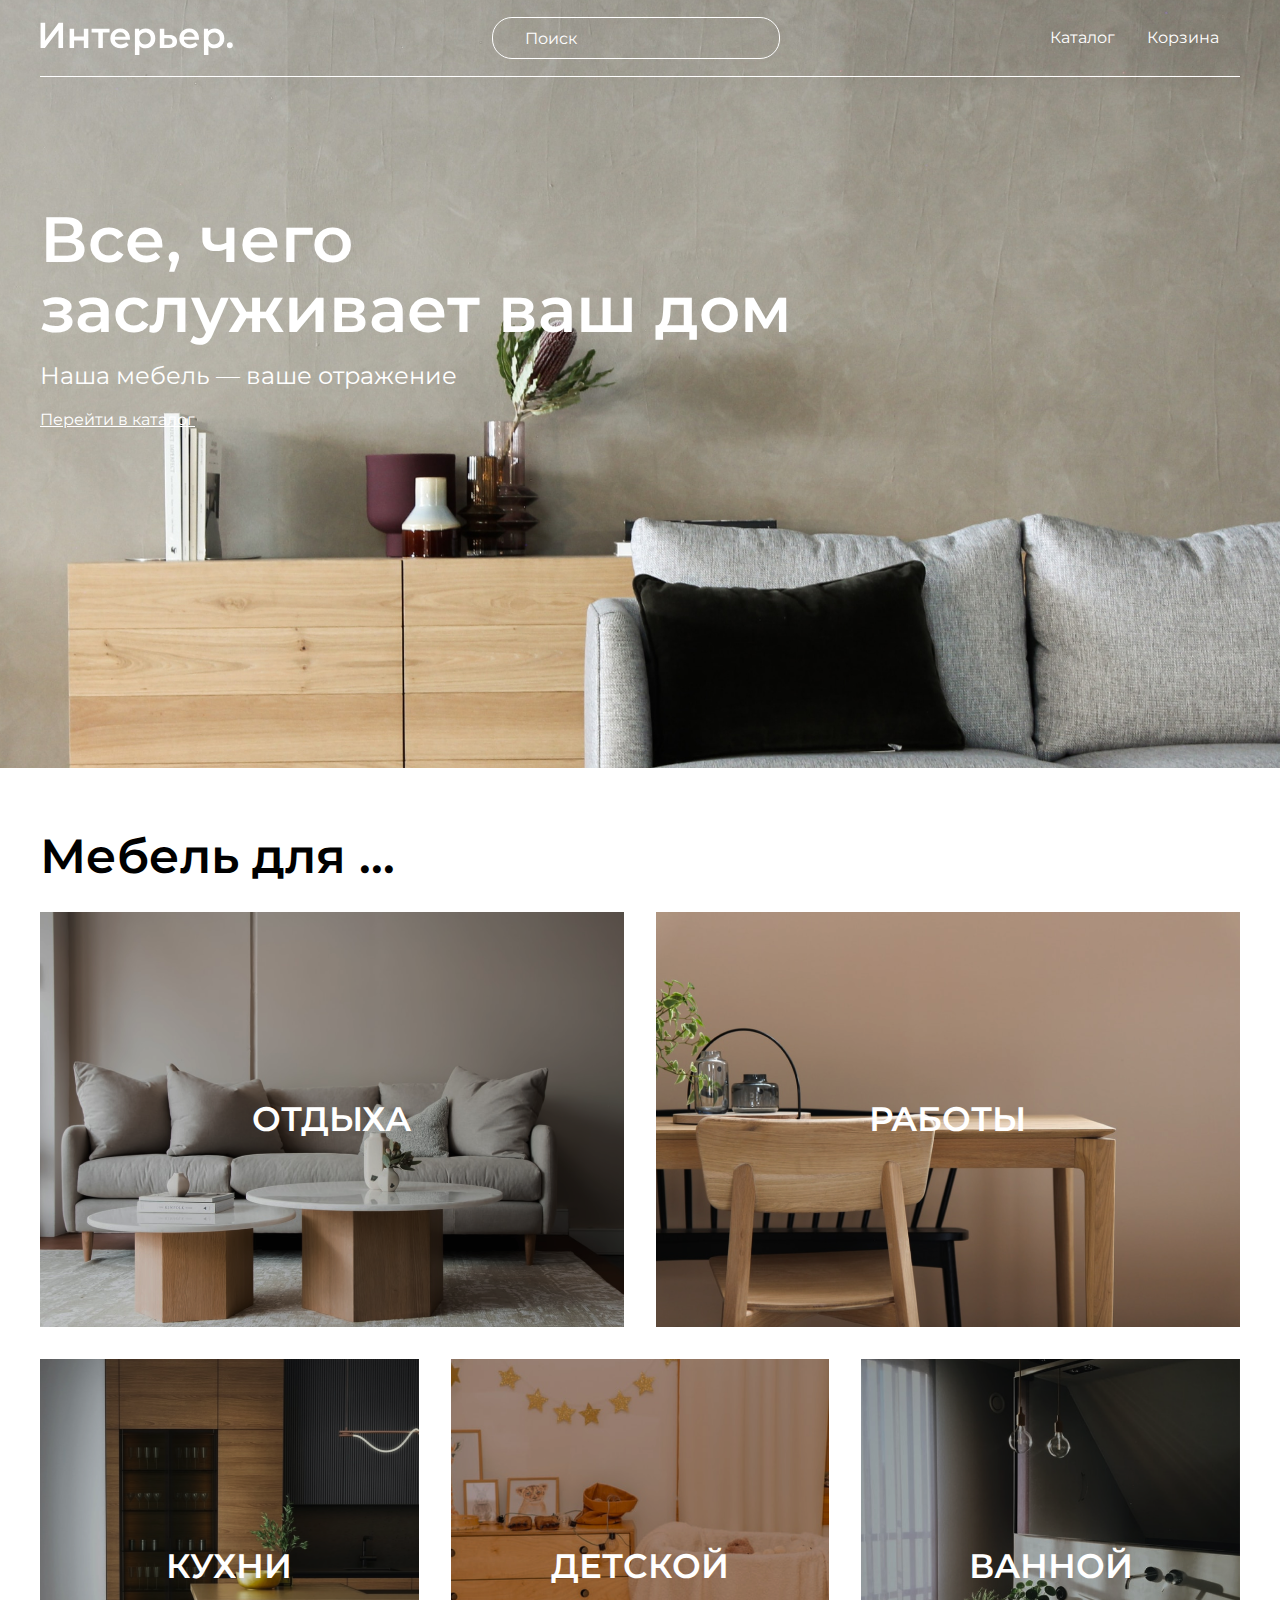
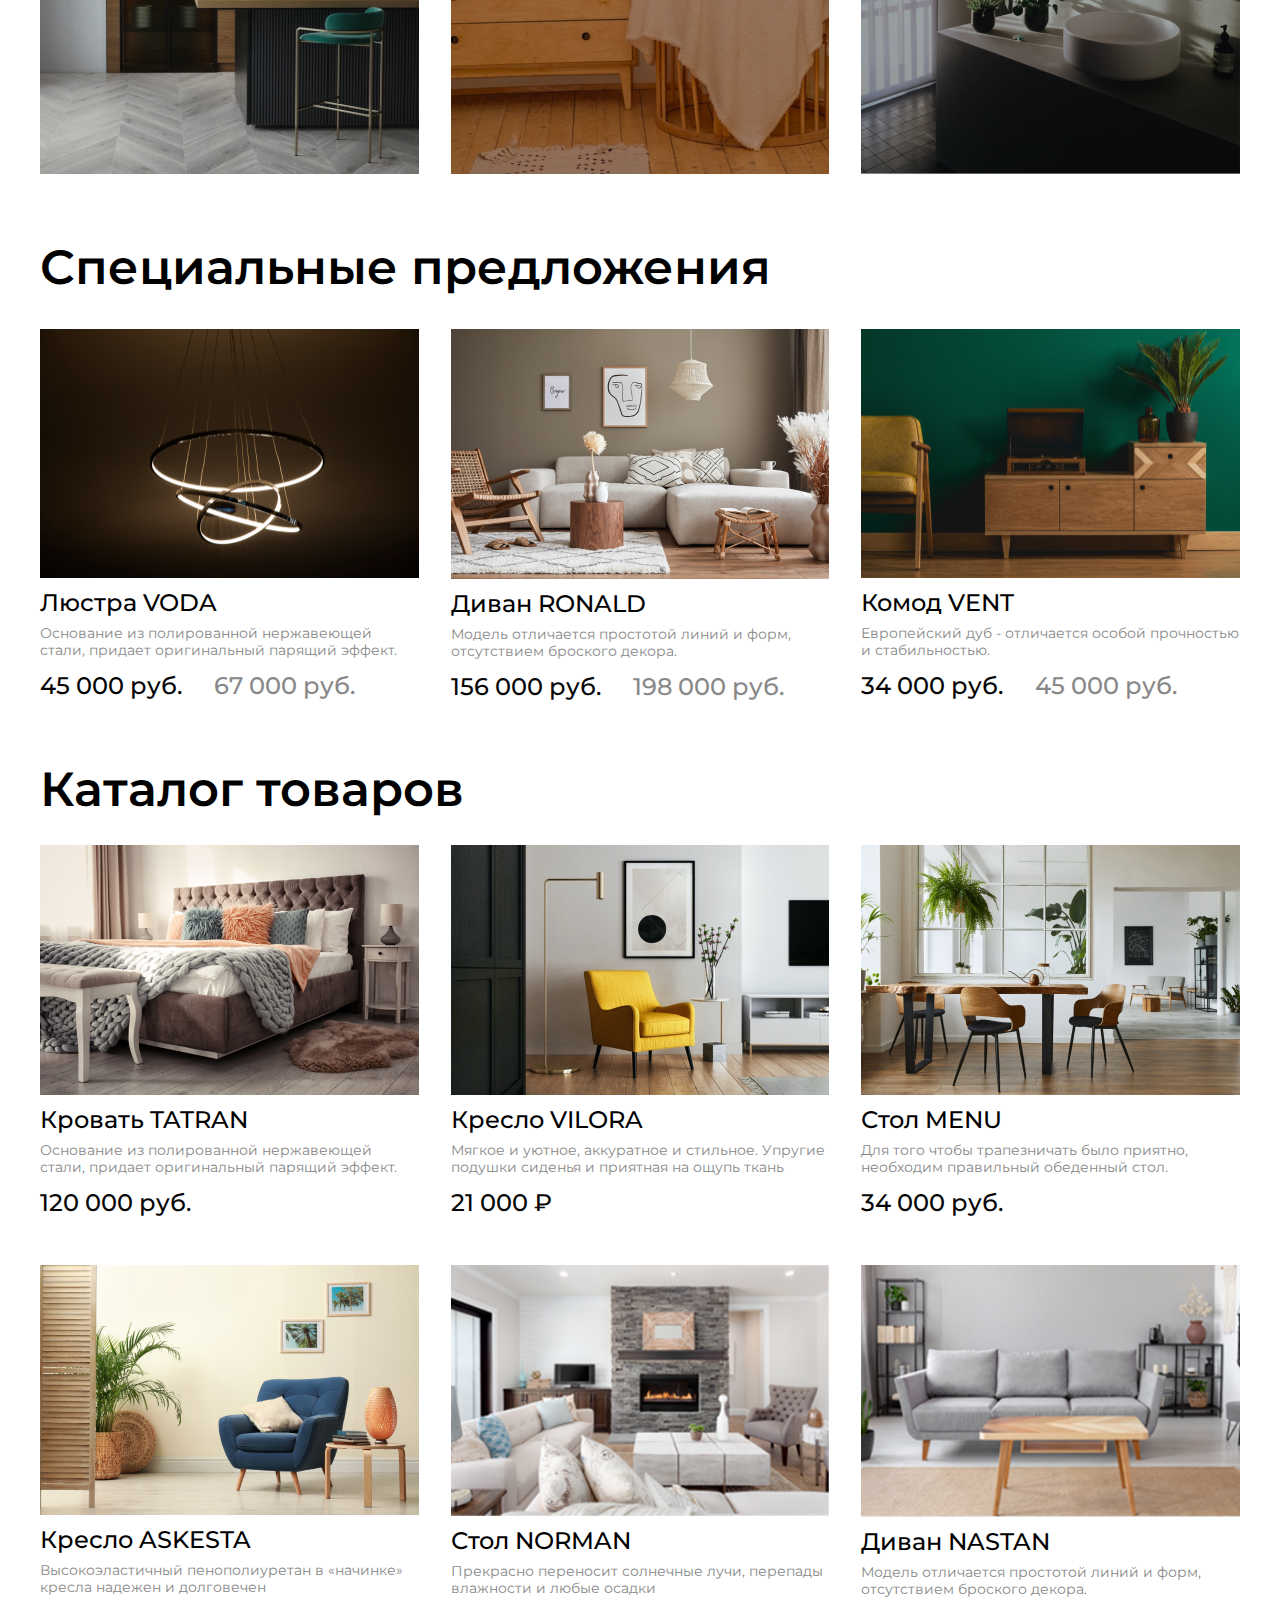
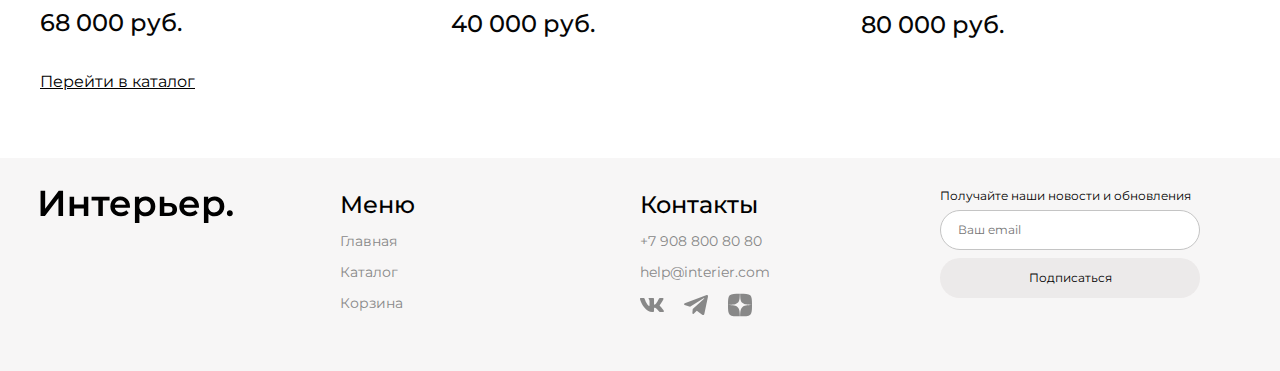
<file: Site/index.html>
<!DOCTYPE html>
<html lang="ru">
<head>
    <meta charset="UTF-8">
    <meta name="viewport" content="width=device-width, initial-scale=1.0">
    <link rel="stylesheet" type="text/css" href="./style.css">
    <link rel="preconnect" href="https://fonts.googleapis.com">
    <link rel="preconnect" href="https://fonts.gstatic.com" crossorigin>
    <link href="https://fonts.googleapis.com/css2?family=Montserrat:ital,wght@0,100..900;1,100..900&display=swap" rel="stylesheet">
    <title>Market</title>
</head>
<body>
    <div class="top center">
        <header class="header">
            <img src="./images/logo.svg" alt="logo" class="header__logo">
            <input class="header__search" type="text" placeholder="Поиск">
            <nav class="nav">
                <ul class="nav__list">
                    <li class="nav__item">
                        <a class="nav__link" href="catalog.html">Каталог</a>
                    </li>
                    <li class="nav__item">
                        <a class="nav__link" href="cart.html">Корзина</a>
                    </li>
                </ul>
            </nav>
            <div class="menu-mob">
                <a href="#"><svg width="19" height="19" viewBox="0 0 19 19" fill="none" xmlns="http://www.w3.org/2000/svg"><g clip-path="url(#clip0_53373_428)"><path d="M9.29907 1.11316C10.9342 1.06267 12.5273 1.63644 13.7542 2.71863C14.9811 3.80099 15.7498 5.31046 15.9036 6.93933C16.0545 8.53827 15.5992 10.133 14.634 11.4139L17.968 14.7469C18.0508 14.8297 18.1166 14.9279 18.1614 15.036C18.2062 15.1442 18.2297 15.2607 18.2297 15.3778C18.2297 15.4949 18.2062 15.6114 18.1614 15.7196C18.1165 15.8277 18.0508 15.9259 17.968 16.0087C17.8853 16.0914 17.7871 16.1572 17.679 16.202C17.5707 16.2469 17.4543 16.2694 17.3372 16.2694C17.22 16.2694 17.1036 16.2469 16.9954 16.202C16.8873 16.1572 16.789 16.0914 16.7063 16.0087L13.3733 12.6747C12.0925 13.6424 10.4962 14.0991 8.89575 13.9491C7.26568 13.7962 5.75519 13.0275 4.67212 11.7997C3.58905 10.5718 3.01496 8.97713 3.06665 7.3407C3.11846 5.7041 3.79274 4.14806 4.95142 2.99109C6.10904 1.83516 7.66391 1.16376 9.29907 1.11316ZM9.50903 2.91882C8.28235 2.92382 7.10691 3.41275 6.2395 4.28015C5.37213 5.14755 4.88317 6.32302 4.87817 7.54968C4.87324 8.77628 5.35288 9.95557 6.21313 10.83C6.64353 11.2674 7.15644 11.6151 7.72192 11.8534C8.28759 12.0918 8.89521 12.2161 9.50903 12.2186C10.1227 12.2211 10.7307 12.1017 11.2981 11.868C11.8657 11.6343 12.3816 11.2903 12.8157 10.8563C13.2497 10.4223 13.5936 9.90633 13.8274 9.33875C14.061 8.77131 14.1804 8.16333 14.178 7.54968C14.1755 6.93585 14.0511 6.32824 13.8127 5.76257C13.5744 5.19707 13.2267 4.68419 12.7893 4.25378C11.9149 3.3935 10.7357 2.91387 9.50903 2.91882Z" fill="white" stroke="white" stroke-width="0.2"/></g><defs><clipPath id="clip0_53373_428"><rect width="19" height="19" fill="white"/></clipPath></defs></svg></a>
                <a href="catalog.html"><svg width="20" height="20" viewBox="0 0 20 20" fill="none" xmlns="http://www.w3.org/2000/svg"><rect width="4.57143" height="4.57143" fill="white"/><rect y="7.31427" width="4.57143" height="4.57143" fill="white"/><rect y="14.6285" width="4.57143" height="4.57143" fill="white"/><rect x="7.31348" y="7.31427" width="4.57143" height="4.57143" fill="white"/><rect x="7.31348" y="14.6285" width="4.57143" height="4.57143" fill="white"/><rect x="7.31348" width="4.57143" height="4.57143" fill="white"/><rect x="14.6279" y="7.31427" width="4.57143" height="4.57143" fill="white"/><rect x="14.6279" y="14.6285" width="4.57143" height="4.57143" fill="white"/><rect x="14.6279" width="4.57143" height="4.57143" fill="white"/></svg></a>
                <a href="cart.html"><svg width="25" height="25" viewBox="0 0 25 25" fill="none" xmlns="http://www.w3.org/2000/svg"><path d="M14.5834 20.8333C15.1359 20.8333 15.6658 20.6138 16.0566 20.2231C16.4473 19.8324 16.6667 19.3025 16.6667 18.75C16.6667 18.1975 16.4473 17.6676 16.0566 17.2768C15.6658 16.8861 15.1359 16.6667 14.5834 16.6667C14.0309 16.6667 13.501 16.8861 13.1103 17.2768C12.7196 17.6676 12.5001 18.1975 12.5001 18.75C12.5001 19.3025 12.7196 19.8324 13.1103 20.2231C13.501 20.6138 14.0309 20.8333 14.5834 20.8333ZM7.29174 20.8333C7.84428 20.8333 8.37418 20.6138 8.76488 20.2231C9.15558 19.8324 9.37508 19.3025 9.37508 18.75C9.37508 18.1975 9.15558 17.6676 8.76488 17.2768C8.37418 16.8861 7.84428 16.6667 7.29174 16.6667C6.73921 16.6667 6.20931 16.8861 5.81861 17.2768C5.4279 17.6676 5.20841 18.1975 5.20841 18.75C5.20841 19.3025 5.4279 19.8324 5.81861 20.2231C6.20931 20.6138 6.73921 20.8333 7.29174 20.8333ZM20.873 6.16978C21.133 6.16139 21.3796 6.0522 21.5606 5.86528C21.7416 5.67837 21.8428 5.42839 21.8428 5.16822C21.8428 4.90804 21.7416 4.65807 21.5606 4.47115C21.3796 4.28424 21.133 4.17504 20.873 4.16666H19.674C18.7345 4.16666 17.922 4.81874 17.7178 5.73541L16.4126 11.6125C16.2084 12.5292 15.3959 13.1812 14.4563 13.1812H6.63133L5.12924 7.17082H14.8636C15.1212 7.15907 15.3644 7.04847 15.5425 6.86202C15.7206 6.67558 15.82 6.42764 15.82 6.16978C15.82 5.91192 15.7206 5.66398 15.5425 5.47754C15.3644 5.2911 15.1212 5.18049 14.8636 5.16874H5.12924C4.82473 5.16865 4.5242 5.23799 4.25051 5.37148C3.97682 5.50498 3.73716 5.69912 3.54976 5.93914C3.36236 6.17916 3.23215 6.45875 3.16903 6.75665C3.10591 7.05455 3.11154 7.36292 3.1855 7.65832L4.68758 13.6667C4.79586 14.1002 5.046 14.4851 5.39821 14.7601C5.75042 15.0351 6.18447 15.1844 6.63133 15.1844H14.4563C15.368 15.1845 16.2524 14.8737 16.9636 14.3032C17.6748 13.7328 18.1701 12.9368 18.3678 12.0469L19.674 6.16978H20.873Z" fill="white"/></svg></a>
            </div>
        </header>        
        
        <section class="hero">
            <h1 class="hero__title">Все, чего<br>заслуживает ваш дом</h1>
            <p class="hero__subtitle">Наша мебель — ваше отражение</p>
            <a class="hero__link button" href="catalog.html">Перейти в каталог</a>
        </section>
    </div>
    <section class="for-box center">
        <h2 class="heading">Мебель для ...</h2>
        <div class="for">
            <div class="for__item for__item_1 for__item_big">ОТДЫХА</div>
            <div class="for__item for__item_2 for__item_big">РАБОТЫ</div>
            <div class="for__item for__item_3">КУХНИ</div>
            <div class="for__item for__item_4">ДЕТСКОЙ</div>
            <div class="for__item for__item_5">ВАННОЙ</div>
        </div>
    </section>
    <section class="offers center">
        <h2 class="offers__title">Специальные предложения</h2>
        <div class="offers__content">
            <article class="product-card">
                <img class="product-card__image" src="./images/VODA.png" alt="Люстра VODA">
                <h3 class="product-card__title">Люстра VODA</h3>
                <p class="product-card__description">Основание из полированной нержавеющей стали, придает оригинальный парящий эффект.</p>
                <div class="product-card__prices">
                    <p class="product-card__price product-card__price--current">45 000 руб.</p>
                    <p class="product-card__price product-card__price--old">67 000 руб.</p>
                </div>
            </article>
            <article class="product-card">
                <img class="product-card__image" src="./images/RONALD.png" alt="Диван RONALD">
                <h3 class="product-card__title">Диван RONALD</h3>
                <p class="product-card__description">Модель отличается простотой линий и форм, отсутствием броского декора.</p>
                <div class="product-card__prices">
                    <p class="product-card__price product-card__price--current">156 000 руб.</p>
                    <p class="product-card__price product-card__price--old">198 000 руб.</p>
                </div>
            </article>
            <article class="product-card">
                <img class="product-card__image" src="./images/VENT.png" alt="Комод VENT">
                <h3 class="product-card__title">Комод VENT</h3>
                <p class="product-card__description">Европейский дуб - отличается особой прочностью и стабильностью.</p>
                <div class="product-card__prices">
                    <p class="product-card__price product-card__price--current">34 000 руб.</p>
                    <p class="product-card__price product-card__price--old">45 000 руб.</p>
                </div>
            </article>
        </div>
    </section>
    
    <section class="catalog center">
        <h2 class="catalog__title">Каталог товаров</h2>
        <div class="catalog__content">
            <article class="product-card">
                <img class="product-card__image" src="./images/TATRAN.png" alt="Кровать TATRAN">
                <h3 class="product-card__title">Кровать TATRAN</h3>
                <p class="product-card__description">Основание из полированной нержавеющей стали, придает оригинальный парящий эффект.</p>
                <div class="product-card__prices">
                    <p class="product-card__price product-card__price--current">120 000 руб.</p>
                </div>
            </article>
            <article class="product-card">
                <img class="product-card__image" src="./images/VILORA.png" alt="Кресло VILORA">
                <h3 class="product-card__title">Кресло VILORA</h3>
                <p class="product-card__description">Мягкое и уютное, аккуратное и стильное. Упругие подушки сиденья и приятная на ощупь ткань</p>
                <div class="product-card__prices">
                    <p class="product-card__price product-card__price--current">21 000 ₽</p>
                </div>
            </article>
            <article class="product-card">
                <img class="product-card__image" src="./images/MENU.png" alt="Стол MENU">
                <h3 class="product-card__title">Стол MENU</h3>
                <p class="product-card__description">Для того чтобы трапезничать было приятно, необходим правильный обеденный стол.</p>
                <div class="product-card__prices">
                    <p class="product-card__price product-card__price--current">34 000 руб.</p>
                </div>
            </article>
            <article class="product-card">
                <img class="product-card__image" src="./images/ASKESTA.png" alt="Кресло ASKESTA">
                <h3 class="product-card__title">Кресло ASKESTA</h3>
                <p class="product-card__description">Высокоэластичный пенополиуретан в «начинке» кресла надежен и долговечен</p>
                <div class="product-card__prices">
                    <p class="product-card__price product-card__price--current">68 000 руб.</p>
                </div>
            </article>
            <article class="product-card">
                <img class="product-card__image" src="./images/NORMAN.png" alt="Стол NORMAN">
                <h3 class="product-card__title">Стол NORMAN</h3>
                <p class="product-card__description">Прекрасно переносит солнечные лучи, перепады влажности и любые осадки</p>
                <div class="product-card__prices">
                    <p class="product-card__price product-card__price--current">40 000 руб.</p>
                </div>
            </article>
            <article class="product-card">
                <img class="product-card__image" src="./images/NASTAN.png" alt="Диван NASTAN">
                <h3 class="product-card__title">Диван NASTAN</h3>
                <p class="product-card__description">Модель отличается простотой линий и форм, отсутствием броского декора.</p>
                <div class="product-card__prices">
                    <p class="product-card__price product-card__price--current">80 000 руб.</p>
                </div>
            </article>
        </div>
    </section>       
    <section class="catalog-bottom center">
        <a href="./catalog.html" class="catalog-bottom__link">Перейти в каталог</a>
    </section>
    <footer class="footer center">
        <div class="footer__logo">
            <img src="./images/logo.svg" alt="logo" class="footer__logo-image footer__logo-image--black">
        </div>
        <div class="footer__section footer__section-left">
            <h4 class="footer__title">Меню</h4>
            <nav class="footer__nav">
                <ul class="footer__nav-list">
                    <li class="footer__nav-item">
                        <a class="footer__nav-link" href="index.html">Главная</a>
                    </li>
                    <li class="footer__nav-item">
                        <a class="footer__nav-link" href="catalog.html">Каталог</a>
                    </li>
                    <li class="footer__nav-item">
                        <a class="footer__nav-link" href="cart.html">Корзина</a>
                    </li>
                </ul>
            </nav>
        </div>        
        <div class="footer__section footer__section-right">
            <h4 class="footer__title">Контакты</h4>
            <div class="footer__contacts">
                <ul class="footer__contacts-list">
                    <li class="footer__contacts-item">
                        <a class="footer__contacts-link" href="tel:+79088008080">+7 908 800 80 80</a>
                    </li>
                    <li class="footer__contacts-item">
                        <a class="footer__contacts-link" href="mailto:help@interier.com">help@interier.com</a>
                    </li>
                </ul>
            </div>            
            <div class="footer__social">
                <a class="footer__social-link" href="#">
                    <img class="footer__social-icon" src="images/vk.svg" alt="ВКонтакте">
                </a>
                <a class="footer__social-link" href="#">
                    <img class="footer__social-icon" src="images/telegram.svg" alt="Telegram">
                </a>
                <a class="footer__social-link" href="#">
                    <img class="footer__social-icon" src="images/dzen.svg" alt="Яндекс Дзен">
                </a>
            </div>
        </div>        
        <div class="footer__section footer__section-bottom">
            <div class="footer__subscribe">
                <p class="footer__subscribe-text">Получайте наши новости и обновления</p>
                <form class="footer__subscribe-form">
                    <input class="footer__subscribe-input" type="email" placeholder="Ваш email" required>
                    <button class="footer__subscribe-button button" type="submit">Подписаться</button>
                </form>
            </div>
        </div>
    </footer>
</body>
</html>
</file>
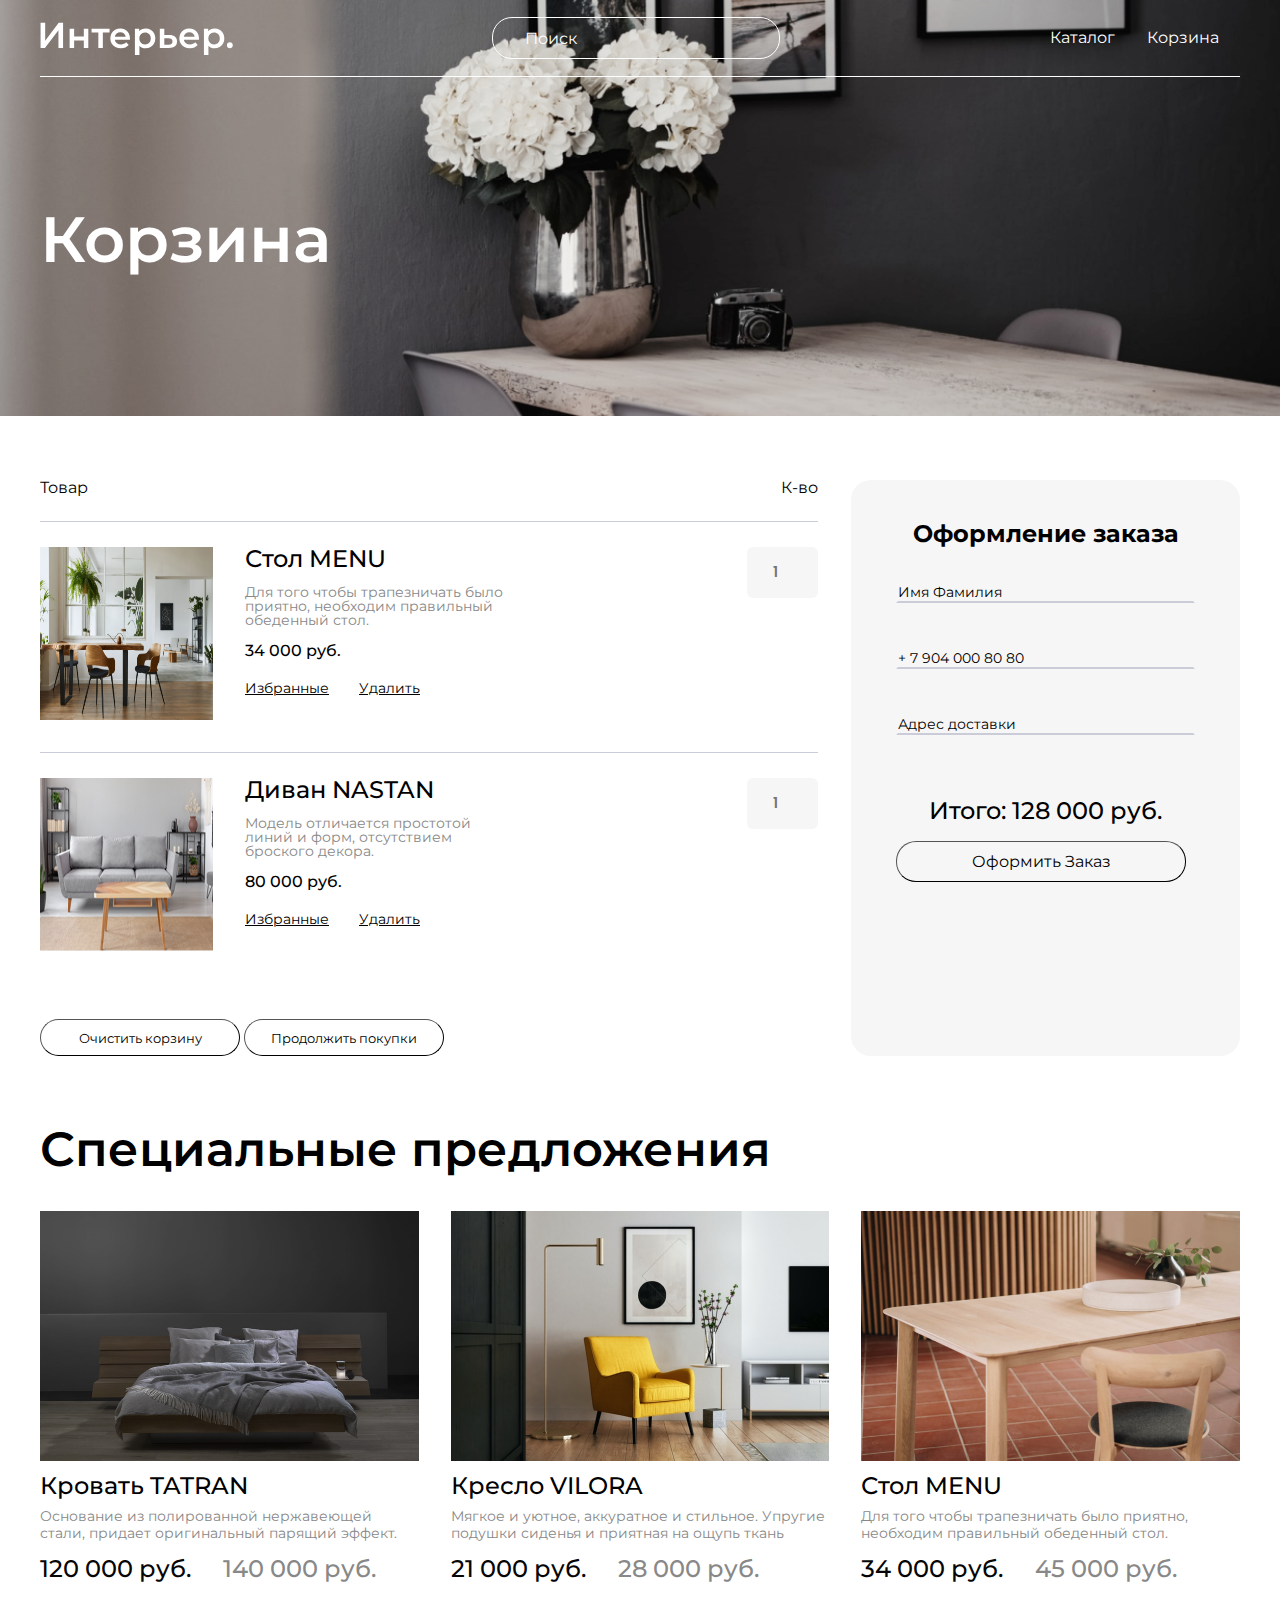
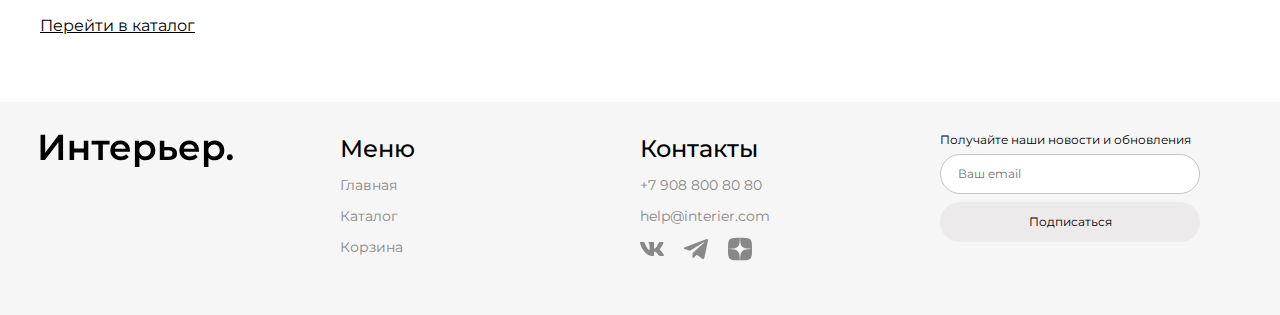
<file: cart.html>
<html lang="ru">
<head>
    <meta charset="UTF-8">
    <meta name="viewport" content="width=device-width, initial-scale=1.0">
    <link rel="stylesheet" type="text/css" href="./style.css">
    <link rel="preconnect" href="https://fonts.googleapis.com">
    <link rel="preconnect" href="https://fonts.gstatic.com" crossorigin>
    <link href="https://fonts.googleapis.com/css2?family=Montserrat:ital,wght@0,100..900;1,100..900&display=swap" rel="stylesheet">
    <link href="https://fonts.googleapis.com/css2?family=Poppins:ital,wght@0,100;0,200;0,300;0,400;0,500;0,600;0,700;0,800;0,900;1,100;1,200;1,300;1,400;1,500;1,600;1,700;1,800;1,900&display=swap" rel="stylesheet">
    <title>Market</title>
</head>
<body>
    <div class="cart-top center">
        <header class="header">
            <img src="./images/logo.svg" alt="logo" class="header__logo">
            <input class="header__search" type="text" placeholder="Поиск">
            <nav class="nav">
                <ul class="nav__list">
                    <li class="nav__item">
                        <a class="nav__link" href="catalog.html">Каталог</a>
                    </li>
                    <li class="nav__item">
                        <a class="nav__link" href="cart.html">Корзина</a>
                    </li>
                </ul>
            </nav>
            <div class="menu-mob">
                <a href="#"><svg width="19" height="19" viewBox="0 0 19 19" fill="none" xmlns="http://www.w3.org/2000/svg"><g clip-path="url(#clip0_53373_428)"><path d="M9.29907 1.11316C10.9342 1.06267 12.5273 1.63644 13.7542 2.71863C14.9811 3.80099 15.7498 5.31046 15.9036 6.93933C16.0545 8.53827 15.5992 10.133 14.634 11.4139L17.968 14.7469C18.0508 14.8297 18.1166 14.9279 18.1614 15.036C18.2062 15.1442 18.2297 15.2607 18.2297 15.3778C18.2297 15.4949 18.2062 15.6114 18.1614 15.7196C18.1165 15.8277 18.0508 15.9259 17.968 16.0087C17.8853 16.0914 17.7871 16.1572 17.679 16.202C17.5707 16.2469 17.4543 16.2694 17.3372 16.2694C17.22 16.2694 17.1036 16.2469 16.9954 16.202C16.8873 16.1572 16.789 16.0914 16.7063 16.0087L13.3733 12.6747C12.0925 13.6424 10.4962 14.0991 8.89575 13.9491C7.26568 13.7962 5.75519 13.0275 4.67212 11.7997C3.58905 10.5718 3.01496 8.97713 3.06665 7.3407C3.11846 5.7041 3.79274 4.14806 4.95142 2.99109C6.10904 1.83516 7.66391 1.16376 9.29907 1.11316ZM9.50903 2.91882C8.28235 2.92382 7.10691 3.41275 6.2395 4.28015C5.37213 5.14755 4.88317 6.32302 4.87817 7.54968C4.87324 8.77628 5.35288 9.95557 6.21313 10.83C6.64353 11.2674 7.15644 11.6151 7.72192 11.8534C8.28759 12.0918 8.89521 12.2161 9.50903 12.2186C10.1227 12.2211 10.7307 12.1017 11.2981 11.868C11.8657 11.6343 12.3816 11.2903 12.8157 10.8563C13.2497 10.4223 13.5936 9.90633 13.8274 9.33875C14.061 8.77131 14.1804 8.16333 14.178 7.54968C14.1755 6.93585 14.0511 6.32824 13.8127 5.76257C13.5744 5.19707 13.2267 4.68419 12.7893 4.25378C11.9149 3.3935 10.7357 2.91387 9.50903 2.91882Z" fill="white" stroke="white" stroke-width="0.2"/></g><defs><clipPath id="clip0_53373_428"><rect width="19" height="19" fill="white"/></clipPath></defs></svg></a>
                <a href="catalog.html"><svg width="20" height="20" viewBox="0 0 20 20" fill="none" xmlns="http://www.w3.org/2000/svg"><rect width="4.57143" height="4.57143" fill="white"/><rect y="7.31427" width="4.57143" height="4.57143" fill="white"/><rect y="14.6285" width="4.57143" height="4.57143" fill="white"/><rect x="7.31348" y="7.31427" width="4.57143" height="4.57143" fill="white"/><rect x="7.31348" y="14.6285" width="4.57143" height="4.57143" fill="white"/><rect x="7.31348" width="4.57143" height="4.57143" fill="white"/><rect x="14.6279" y="7.31427" width="4.57143" height="4.57143" fill="white"/><rect x="14.6279" y="14.6285" width="4.57143" height="4.57143" fill="white"/><rect x="14.6279" width="4.57143" height="4.57143" fill="white"/></svg></a>
                <a href="cart.html"><svg width="25" height="25" viewBox="0 0 25 25" fill="none" xmlns="http://www.w3.org/2000/svg"><path d="M14.5834 20.8333C15.1359 20.8333 15.6658 20.6138 16.0566 20.2231C16.4473 19.8324 16.6667 19.3025 16.6667 18.75C16.6667 18.1975 16.4473 17.6676 16.0566 17.2768C15.6658 16.8861 15.1359 16.6667 14.5834 16.6667C14.0309 16.6667 13.501 16.8861 13.1103 17.2768C12.7196 17.6676 12.5001 18.1975 12.5001 18.75C12.5001 19.3025 12.7196 19.8324 13.1103 20.2231C13.501 20.6138 14.0309 20.8333 14.5834 20.8333ZM7.29174 20.8333C7.84428 20.8333 8.37418 20.6138 8.76488 20.2231C9.15558 19.8324 9.37508 19.3025 9.37508 18.75C9.37508 18.1975 9.15558 17.6676 8.76488 17.2768C8.37418 16.8861 7.84428 16.6667 7.29174 16.6667C6.73921 16.6667 6.20931 16.8861 5.81861 17.2768C5.4279 17.6676 5.20841 18.1975 5.20841 18.75C5.20841 19.3025 5.4279 19.8324 5.81861 20.2231C6.20931 20.6138 6.73921 20.8333 7.29174 20.8333ZM20.873 6.16978C21.133 6.16139 21.3796 6.0522 21.5606 5.86528C21.7416 5.67837 21.8428 5.42839 21.8428 5.16822C21.8428 4.90804 21.7416 4.65807 21.5606 4.47115C21.3796 4.28424 21.133 4.17504 20.873 4.16666H19.674C18.7345 4.16666 17.922 4.81874 17.7178 5.73541L16.4126 11.6125C16.2084 12.5292 15.3959 13.1812 14.4563 13.1812H6.63133L5.12924 7.17082H14.8636C15.1212 7.15907 15.3644 7.04847 15.5425 6.86202C15.7206 6.67558 15.82 6.42764 15.82 6.16978C15.82 5.91192 15.7206 5.66398 15.5425 5.47754C15.3644 5.2911 15.1212 5.18049 14.8636 5.16874H5.12924C4.82473 5.16865 4.5242 5.23799 4.25051 5.37148C3.97682 5.50498 3.73716 5.69912 3.54976 5.93914C3.36236 6.17916 3.23215 6.45875 3.16903 6.75665C3.10591 7.05455 3.11154 7.36292 3.1855 7.65832L4.68758 13.6667C4.79586 14.1002 5.046 14.4851 5.39821 14.7601C5.75042 15.0351 6.18447 15.1844 6.63133 15.1844H14.4563C15.368 15.1845 16.2524 14.8737 16.9636 14.3032C17.6748 13.7328 18.1701 12.9368 18.3678 12.0469L19.674 6.16978H20.873Z" fill="white"/></svg></a>
            </div>
        </header>
        <h1 class="cart-top__title">Корзина</h1>
    </div>
    <div class="cart center">
        <div class="cart__products">
            <div class="cart__header"> 
                <p class="cart__header-item">Товар</p>
                <p class="cart__header-item">К-во</p>
            </div>
            <div class="separation"></div>
            <article class="cart__product">
                <img class="cart__product-image" src="./images/MENU.png" alt="Стол MENU">
                <div class="cart__product-info">
                    <h3 class="cart__product-title">Стол MENU</h3>
                    <p class="cart__product-description">Для того чтобы трапезничать было приятно, необходим правильный обеденный стол.</p>
                    <div class="cart__product-price">
                        <p class="cart__product-price-value">34 000 руб.</p>
                    </div>
                    <div class="cart__product-links">
                        <a href="#" class="cart__product-link">Избранные</a>
                        <a href="#" class="cart__product-link">Удалить</a>
                    </div>
                </div>
                <div class="cart__product-quantity">
                    <input type="number" placeholder="1" class="cart__product-quantity-input">
                </div>
            </article>
            <div class="separation"></div>
            <article class="cart__product">
                <img class="cart__product-image" src="./images/NASTAN.png" alt="Диван NASTAN">
                <div class="cart__product-info">
                    <h3 class="cart__product-title">Диван NASTAN</h3>
                    <p class="cart__product-description">Модель отличается простотой линий и форм, отсутствием броского декора.</p>
                    <div class="cart__product-price">
                        <p class="cart__product-price-value">80 000 руб.</p>
                    </div>
                    <div class="cart__product-links">
                        <a href="#" class="cart__product-link">Избранные</a>
                        <a href="#" class="cart__product-link">Удалить</a>
                    </div>
                </div>
                <div class="cart__product-quantity">
                    <input type="number" placeholder="1" class="cart__product-quantity-input">
                </div>
            </article>
            <div class="cart__empty">
                <button class="cart__empty-btn cart__empty-btn--clear">Очистить корзину</button>
                <a href="catalog.html"><button class="cart__empty-btn cart__empty-btn--continue">Продолжить покупки</button></a>
            </div>
        </div>
        <div class="cart__form">
            <h3 class="cart__form-title">Оформление заказа</h3>
            <input type="text" class="cart__form-data" placeholder="Имя Фамилия">
            <input type="text" class="cart__form-data" placeholder="+ 7 904 000 80 80">
            <input type="text" class="cart__form-data" placeholder="Адрес доставки">
            <p class="cart__form-price">Итого: 128 000 руб.</p>
            <button class="cart__form-button button">Оформить Заказ</button>
        </div>
    </div>
    <section class="offers center">
        <h2 class="offers__title">Специальные предложения</h2>
        <div class="offers__content">
            <article class="product-card">
                <img class="product-card__image" src="./images/bedTATRAN.png" alt="Кровать TATRAN">
                <h3 class="product-card__title">Кровать TATRAN</h3>
                <p class="product-card__description">Основание из полированной нержавеющей стали, придает оригинальный парящий эффект.</p>
                <div class="product-card__prices">
                    <p class="product-card__price product-card__price--current">120 000 руб.</p>
                    <p class="product-card__price product-card__price--old">140 000 руб.</p>
                </div>
                <div class="product-card__actions">
                    <button class="product-card__action product-card__action--add"><svg class="product-card__action-icon" width="18" height="21" viewBox="0 0 18 21" fill="none" xmlns="http://www.w3.org/2000/svg"><path d="M4 7V5C4 3.67392 4.52678 2.40215 5.46447 1.46447C6.40215 0.526784 7.67392 0 9 0C10.3261 0 11.5979 0.526784 12.5355 1.46447C13.4732 2.40215 14 3.67392 14 5V7H17C17.2652 7 17.5196 7.10536 17.7071 7.29289C17.8946 7.48043 18 7.73478 18 8V20C18 20.2652 17.8946 20.5196 17.7071 20.7071C17.5196 20.8946 17.2652 21 17 21H1C0.734784 21 0.48043 20.8946 0.292893 20.7071C0.105357 20.5196 0 20.2652 0 20V8C0 7.73478 0.105357 7.48043 0.292893 7.29289C0.48043 7.10536 0.734784 7 1 7H4ZM4 9H2V19H16V9H14V11H12V9H6V11H4V9ZM6 7H12V5C12 4.20435 11.6839 3.44129 11.1213 2.87868C10.5587 2.31607 9.79565 2 9 2C8.20435 2 7.44129 2.31607 6.87868 2.87868C6.31607 3.44129 6 4.20435 6 5V7Z" fill="#C4C4C4"/></svg></button>
                    <button class="product-card__action product-card__action--favorite"><svg class="product-card__action-icon" width="20" height="18" viewBox="0 0 20 18" fill="none" xmlns="http://www.w3.org/2000/svg"><path d="M10 18.0011C9.35502 17.4291 8.62602 16.8341 7.85502 16.2011H7.84502C5.13002 13.9811 2.05302 11.4691 0.694023 8.45912C0.24754 7.50085 0.0109268 6.45825 1.1406e-05 5.40112C-0.00297039 3.95061 0.578794 2.56011 1.61383 1.54389C2.64887 0.527673 4.04981 -0.0284812 5.50002 0.00112428C6.68065 0.00298908 7.83586 0.344205 8.82802 0.984124C9.26399 1.26709 9.65844 1.60938 10 2.00112C10.3435 1.61092 10.7381 1.26883 11.173 0.984124C12.1648 0.344079 13.3197 0.00284283 14.5 0.00112428C15.9502 -0.0284812 17.3512 0.527673 18.3862 1.54389C19.4213 2.56011 20.003 3.95061 20 5.40112C19.9898 6.45994 19.7532 7.50432 19.306 8.46412C17.947 11.4741 14.871 13.9851 12.156 16.2011L12.146 16.2091C11.374 16.8381 10.646 17.4331 10.001 18.0091L10 18.0011ZM5.50002 2.00112C4.56853 1.98947 3.67009 2.34597 3.00002 2.99312C2.35441 3.62729 1.99358 4.49617 1.99994 5.40112C2.01135 6.17163 2.18585 6.93098 2.51202 7.62912C3.15353 8.92783 4.01913 10.1032 5.06902 11.1011C6.06002 12.1011 7.20002 13.0691 8.18602 13.8831C8.45902 14.1081 8.73702 14.3351 9.01502 14.5621L9.19002 14.7051C9.45702 14.9231 9.73302 15.1491 10 15.3711L10.013 15.3591L10.019 15.3541H10.025L10.034 15.3471H10.039H10.044L10.062 15.3321L10.103 15.2991L10.11 15.2931L10.121 15.2851H10.127L10.136 15.2771L10.8 14.7321L10.974 14.5891C11.255 14.3601 11.533 14.1331 11.806 13.9081C12.792 13.0941 13.933 12.1271 14.924 11.1221C15.9741 10.1247 16.8397 8.94964 17.481 7.65112C17.8131 6.94693 17.9901 6.17963 18.0001 5.40112C18.0042 4.49896 17.6435 3.63342 17 3.00112C16.3312 2.35104 15.4326 1.99161 14.5 2.00112C13.3619 1.99145 12.274 2.46849 11.51 3.31212L10 5.05212L8.49002 3.31212C7.72609 2.46849 6.6381 1.99145 5.50002 2.00112Z" fill="#C4C4C4"/></svg></button>
                </div>
            </article>
            <article class="product-card">
                <img class="product-card__image" src="./images/VILORA.png" alt="Кресло VILORA">
                <h3 class="product-card__title">Кресло VILORA</h3>
                <p class="product-card__description">Мягкое и уютное, аккуратное и стильное. Упругие подушки сиденья и приятная на ощупь ткань</p>
                <div class="product-card__prices">
                    <p class="product-card__price product-card__price--current">21 000 руб.</p>
                    <p class="product-card__price product-card__price--old">28 000 руб.</p>
                </div>
                <div class="product-card__actions">
                    <button class="product-card__action product-card__action--add"><svg class="product-card__action-icon" width="18" height="21" viewBox="0 0 18 21" fill="none" xmlns="http://www.w3.org/2000/svg"><path d="M4 7V5C4 3.67392 4.52678 2.40215 5.46447 1.46447C6.40215 0.526784 7.67392 0 9 0C10.3261 0 11.5979 0.526784 12.5355 1.46447C13.4732 2.40215 14 3.67392 14 5V7H17C17.2652 7 17.5196 7.10536 17.7071 7.29289C17.8946 7.48043 18 7.73478 18 8V20C18 20.2652 17.8946 20.5196 17.7071 20.7071C17.5196 20.8946 17.2652 21 17 21H1C0.734784 21 0.48043 20.8946 0.292893 20.7071C0.105357 20.5196 0 20.2652 0 20V8C0 7.73478 0.105357 7.48043 0.292893 7.29289C0.48043 7.10536 0.734784 7 1 7H4ZM4 9H2V19H16V9H14V11H12V9H6V11H4V9ZM6 7H12V5C12 4.20435 11.6839 3.44129 11.1213 2.87868C10.5587 2.31607 9.79565 2 9 2C8.20435 2 7.44129 2.31607 6.87868 2.87868C6.31607 3.44129 6 4.20435 6 5V7Z" fill="#C4C4C4"/></svg></button>
                    <button class="product-card__action product-card__action--favorite"><svg class="product-card__action-icon" width="20" height="18" viewBox="0 0 20 18" fill="none" xmlns="http://www.w3.org/2000/svg"><path d="M10 18.0011C9.35502 17.4291 8.62602 16.8341 7.85502 16.2011H7.84502C5.13002 13.9811 2.05302 11.4691 0.694023 8.45912C0.24754 7.50085 0.0109268 6.45825 1.1406e-05 5.40112C-0.00297039 3.95061 0.578794 2.56011 1.61383 1.54389C2.64887 0.527673 4.04981 -0.0284812 5.50002 0.00112428C6.68065 0.00298908 7.83586 0.344205 8.82802 0.984124C9.26399 1.26709 9.65844 1.60938 10 2.00112C10.3435 1.61092 10.7381 1.26883 11.173 0.984124C12.1648 0.344079 13.3197 0.00284283 14.5 0.00112428C15.9502 -0.0284812 17.3512 0.527673 18.3862 1.54389C19.4213 2.56011 20.003 3.95061 20 5.40112C19.9898 6.45994 19.7532 7.50432 19.306 8.46412C17.947 11.4741 14.871 13.9851 12.156 16.2011L12.146 16.2091C11.374 16.8381 10.646 17.4331 10.001 18.0091L10 18.0011ZM5.50002 2.00112C4.56853 1.98947 3.67009 2.34597 3.00002 2.99312C2.35441 3.62729 1.99358 4.49617 1.99994 5.40112C2.01135 6.17163 2.18585 6.93098 2.51202 7.62912C3.15353 8.92783 4.01913 10.1032 5.06902 11.1011C6.06002 12.1011 7.20002 13.0691 8.18602 13.8831C8.45902 14.1081 8.73702 14.3351 9.01502 14.5621L9.19002 14.7051C9.45702 14.9231 9.73302 15.1491 10 15.3711L10.013 15.3591L10.019 15.3541H10.025L10.034 15.3471H10.039H10.044L10.062 15.3321L10.103 15.2991L10.11 15.2931L10.121 15.2851H10.127L10.136 15.2771L10.8 14.7321L10.974 14.5891C11.255 14.3601 11.533 14.1331 11.806 13.9081C12.792 13.0941 13.933 12.1271 14.924 11.1221C15.9741 10.1247 16.8397 8.94964 17.481 7.65112C17.8131 6.94693 17.9901 6.17963 18.0001 5.40112C18.0042 4.49896 17.6435 3.63342 17 3.00112C16.3312 2.35104 15.4326 1.99161 14.5 2.00112C13.3619 1.99145 12.274 2.46849 11.51 3.31212L10 5.05212L8.49002 3.31212C7.72609 2.46849 6.6381 1.99145 5.50002 2.00112Z" fill="#C4C4C4"/></svg></button>
                </div>
            </article>
            <article class="product-card">
                <img class="product-card__image" src="./images/tableMENU.png" alt="Стол MENU">
                <h3 class="product-card__title">Стол MENU</h3>
                <p class="product-card__description">Для того чтобы трапезничать было приятно, необходим правильный обеденный стол.</p>
                <div class="product-card__prices">
                    <p class="product-card__price product-card__price--current">34 000 руб.</p>
                    <p class="product-card__price product-card__price--old">45 000 руб.</p>
                </div>
                <div class="product-card__actions">
                    <button class="product-card__action product-card__action--add"><svg class="product-card__action-icon" width="18" height="21" viewBox="0 0 18 21" fill="none" xmlns="http://www.w3.org/2000/svg"><path d="M4 7V5C4 3.67392 4.52678 2.40215 5.46447 1.46447C6.40215 0.526784 7.67392 0 9 0C10.3261 0 11.5979 0.526784 12.5355 1.46447C13.4732 2.40215 14 3.67392 14 5V7H17C17.2652 7 17.5196 7.10536 17.7071 7.29289C17.8946 7.48043 18 7.73478 18 8V20C18 20.2652 17.8946 20.5196 17.7071 20.7071C17.5196 20.8946 17.2652 21 17 21H1C0.734784 21 0.48043 20.8946 0.292893 20.7071C0.105357 20.5196 0 20.2652 0 20V8C0 7.73478 0.105357 7.48043 0.292893 7.29289C0.48043 7.10536 0.734784 7 1 7H4ZM4 9H2V19H16V9H14V11H12V9H6V11H4V9ZM6 7H12V5C12 4.20435 11.6839 3.44129 11.1213 2.87868C10.5587 2.31607 9.79565 2 9 2C8.20435 2 7.44129 2.31607 6.87868 2.87868C6.31607 3.44129 6 4.20435 6 5V7Z" fill="#C4C4C4"/></svg></button>
                    <button class="product-card__action product-card__action--favorite"><svg class="product-card__action-icon" width="20" height="18" viewBox="0 0 20 18" fill="none" xmlns="http://www.w3.org/2000/svg"><path d="M10 18.0011C9.35502 17.4291 8.62602 16.8341 7.85502 16.2011H7.84502C5.13002 13.9811 2.05302 11.4691 0.694023 8.45912C0.24754 7.50085 0.0109268 6.45825 1.1406e-05 5.40112C-0.00297039 3.95061 0.578794 2.56011 1.61383 1.54389C2.64887 0.527673 4.04981 -0.0284812 5.50002 0.00112428C6.68065 0.00298908 7.83586 0.344205 8.82802 0.984124C9.26399 1.26709 9.65844 1.60938 10 2.00112C10.3435 1.61092 10.7381 1.26883 11.173 0.984124C12.1648 0.344079 13.3197 0.00284283 14.5 0.00112428C15.9502 -0.0284812 17.3512 0.527673 18.3862 1.54389C19.4213 2.56011 20.003 3.95061 20 5.40112C19.9898 6.45994 19.7532 7.50432 19.306 8.46412C17.947 11.4741 14.871 13.9851 12.156 16.2011L12.146 16.2091C11.374 16.8381 10.646 17.4331 10.001 18.0091L10 18.0011ZM5.50002 2.00112C4.56853 1.98947 3.67009 2.34597 3.00002 2.99312C2.35441 3.62729 1.99358 4.49617 1.99994 5.40112C2.01135 6.17163 2.18585 6.93098 2.51202 7.62912C3.15353 8.92783 4.01913 10.1032 5.06902 11.1011C6.06002 12.1011 7.20002 13.0691 8.18602 13.8831C8.45902 14.1081 8.73702 14.3351 9.01502 14.5621L9.19002 14.7051C9.45702 14.9231 9.73302 15.1491 10 15.3711L10.013 15.3591L10.019 15.3541H10.025L10.034 15.3471H10.039H10.044L10.062 15.3321L10.103 15.2991L10.11 15.2931L10.121 15.2851H10.127L10.136 15.2771L10.8 14.7321L10.974 14.5891C11.255 14.3601 11.533 14.1331 11.806 13.9081C12.792 13.0941 13.933 12.1271 14.924 11.1221C15.9741 10.1247 16.8397 8.94964 17.481 7.65112C17.8131 6.94693 17.9901 6.17963 18.0001 5.40112C18.0042 4.49896 17.6435 3.63342 17 3.00112C16.3312 2.35104 15.4326 1.99161 14.5 2.00112C13.3619 1.99145 12.274 2.46849 11.51 3.31212L10 5.05212L8.49002 3.31212C7.72609 2.46849 6.6381 1.99145 5.50002 2.00112Z" fill="#C4C4C4"/></svg></button>
                </div>
            </article>
        </div>
    </section>
    <section class="catalog-bottom center">
        <a href="./catalog.html" class="catalog-bottom__link">Перейти в каталог</a>
    </section>
    <footer class="footer center">
        <div class="footer__logo">
            <img src="./images/logo.svg" alt="logo" class="footer__logo-image footer__logo-image--black">
        </div>
        <div class="footer__section footer__section-left">
            <h4 class="footer__title">Меню</h4>
            <nav class="footer__nav">
                <ul class="footer__nav-list">
                    <li class="footer__nav-item">
                        <a class="footer__nav-link" href="index.html">Главная</a>
                    </li>
                    <li class="footer__nav-item">
                        <a class="footer__nav-link" href="catalog.html">Каталог</a>
                    </li>
                    <li class="footer__nav-item">
                        <a class="footer__nav-link" href="cart.html">Корзина</a>
                    </li>
                </ul>
            </nav>
        </div>        
        <div class="footer__section footer__section-right">
            <h4 class="footer__title">Контакты</h4>
            <div class="footer__contacts">
                <ul class="footer__contacts-list">
                    <li class="footer__contacts-item">
                        <a class="footer__contacts-link" href="tel:+79088008080">+7 908 800 80 80</a>
                    </li>
                    <li class="footer__contacts-item">
                        <a class="footer__contacts-link" href="mailto:help@interier.com">help@interier.com</a>
                    </li>
                </ul>
            </div>            
            <div class="footer__social">
                <a class="footer__social-link" href="#">
                    <img class="footer__social-icon" src="images/vk.svg" alt="ВКонтакте">
                </a>
                <a class="footer__social-link" href="#">
                    <img class="footer__social-icon" src="images/telegram.svg" alt="Telegram">
                </a>
                <a class="footer__social-link" href="#">
                    <img class="footer__social-icon" src="images/dzen.svg" alt="Яндекс Дзен">
                </a>
            </div>
        </div>        
        <div class="footer__section footer__section-bottom">
            <p class="footer__subscribe-text">Получайте наши новости и обновления</p>
            <form class="footer__subscribe-form">
                <input class="footer__subscribe-input" type="email" placeholder="Ваш email" required>
                <button class="footer__subscribe-button button" type="submit">Подписаться</button>
            </form>
        </div>
    </footer>
</body>
</file>
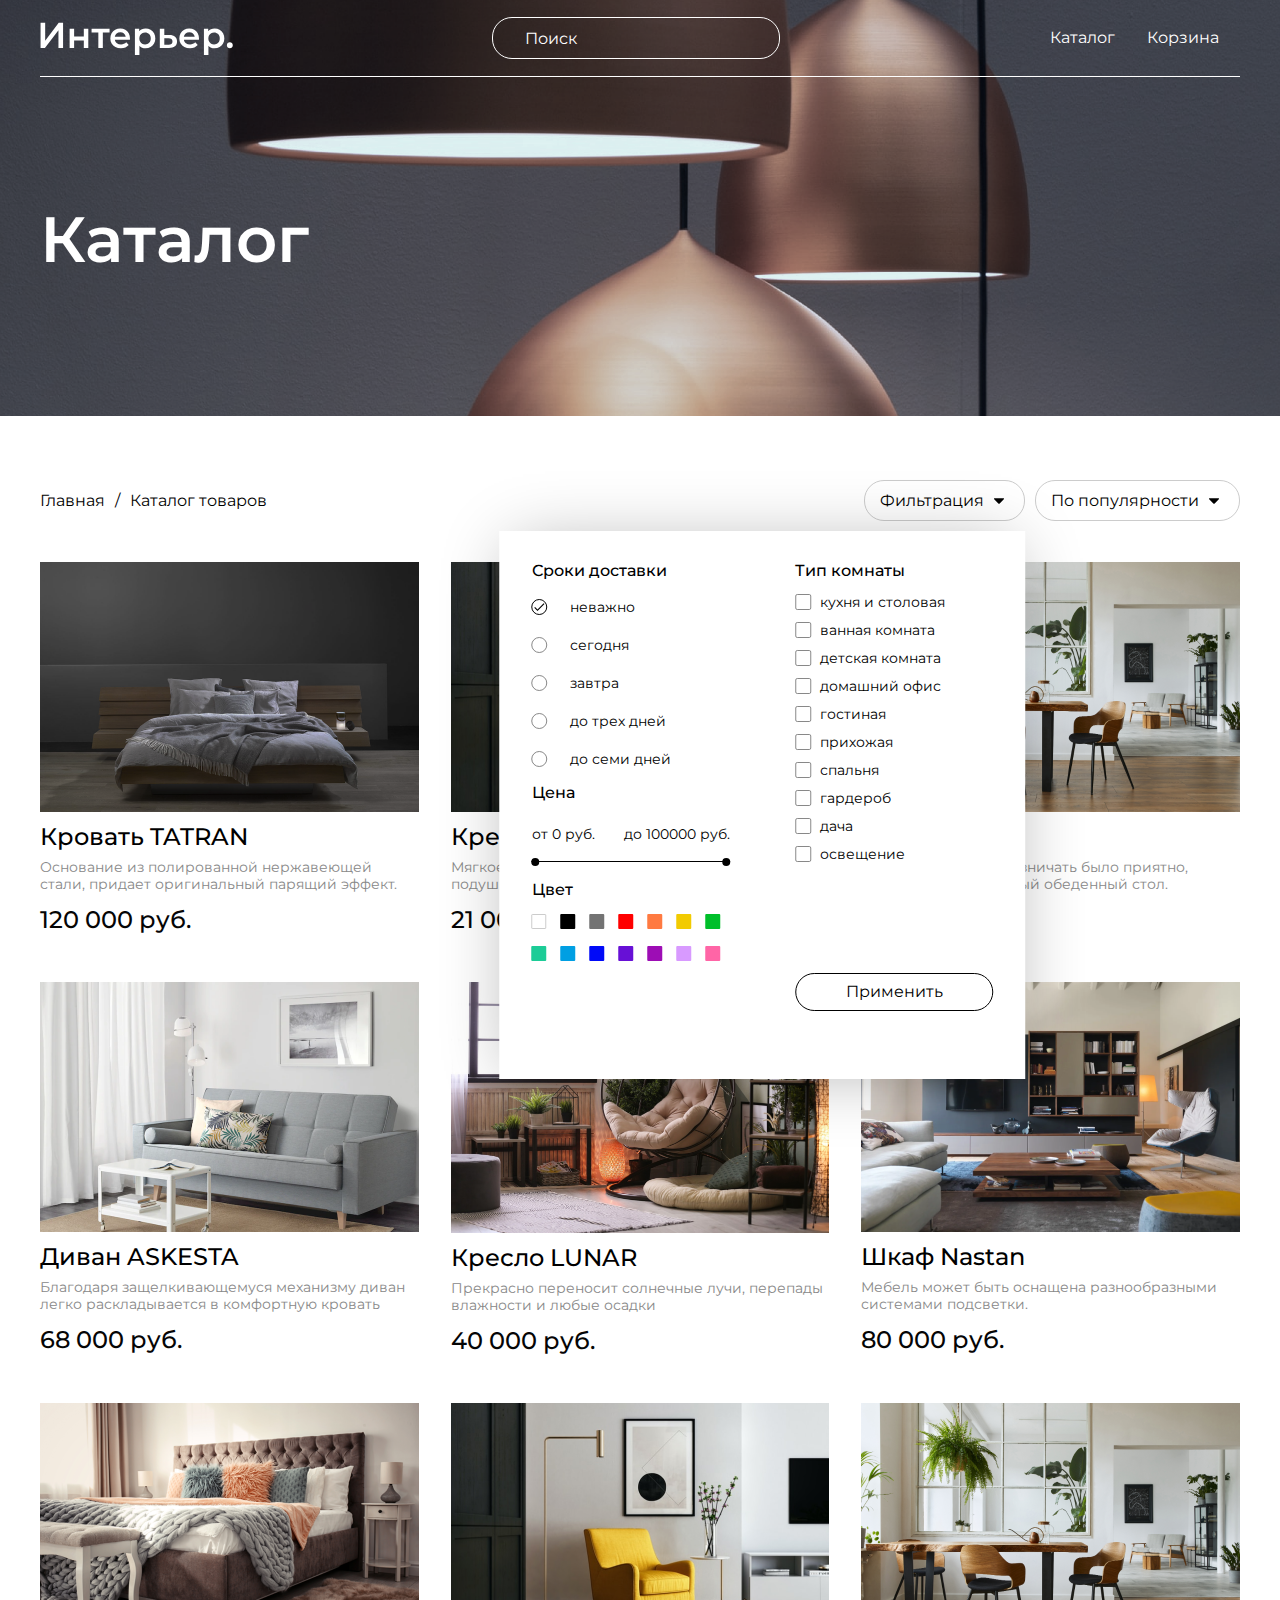
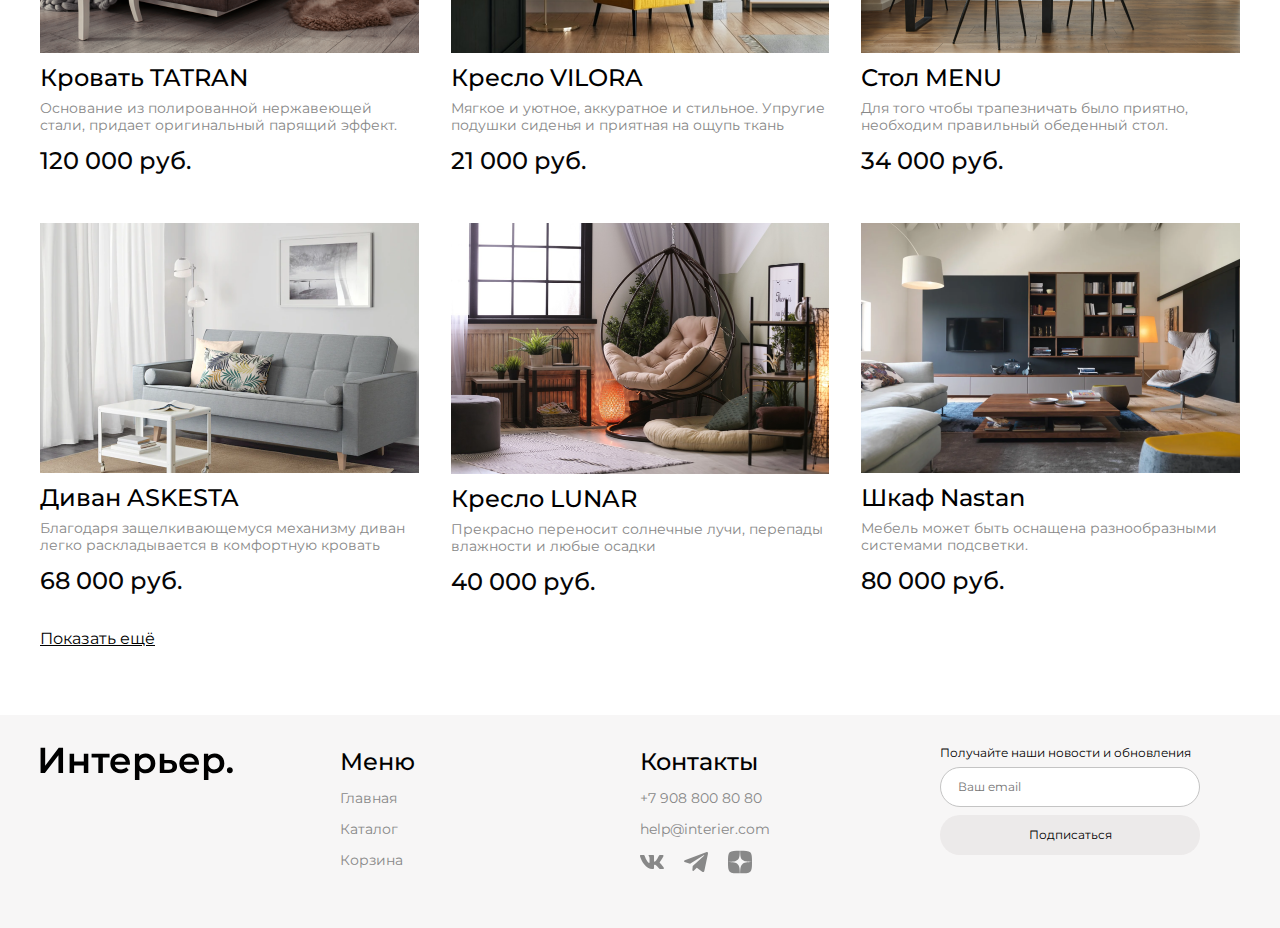
<file: catalog.html>
<!DOCTYPE html>
<html lang="ru">
<head>
    <meta charset="UTF-8">
    <meta name="viewport" content="width=device-width, initial-scale=1.0">
    <link rel="stylesheet" type="text/css" href="./style.css">
    <link rel="preconnect" href="https://fonts.googleapis.com">
    <link rel="preconnect" href="https://fonts.gstatic.com" crossorigin>
    <link href="https://fonts.googleapis.com/css2?family=Montserrat:ital,wght@0,100..900;1,100..900&display=swap" rel="stylesheet">
    <title>Market - Каталог</title>
</head>
<body>
     <div class="catalog-top center">
        <header class="header">
            <img src="./images/logo.svg" alt="logo" class="header__logo">
            <input class="header__search" type="text" placeholder="Поиск">
            <nav class="nav">
                <ul class="nav__list">
                    <li class="nav__item">
                        <a class="nav__link" href="catalog.html">Каталог</a>
                    </li>
                    <li class="nav__item">
                        <a class="nav__link" href="cart.html">Корзина</a>
                    </li>
                </ul>
            </nav>
            <div class="menu-mob">
                <a href="#"><svg width="19" height="19" viewBox="0 0 19 19" fill="none" xmlns="http://www.w3.org/2000/svg"><g clip-path="url(#clip0_53373_428)"><path d="M9.29907 1.11316C10.9342 1.06267 12.5273 1.63644 13.7542 2.71863C14.9811 3.80099 15.7498 5.31046 15.9036 6.93933C16.0545 8.53827 15.5992 10.133 14.634 11.4139L17.968 14.7469C18.0508 14.8297 18.1166 14.9279 18.1614 15.036C18.2062 15.1442 18.2297 15.2607 18.2297 15.3778C18.2297 15.4949 18.2062 15.6114 18.1614 15.7196C18.1165 15.8277 18.0508 15.9259 17.968 16.0087C17.8853 16.0914 17.7871 16.1572 17.679 16.202C17.5707 16.2469 17.4543 16.2694 17.3372 16.2694C17.22 16.2694 17.1036 16.2469 16.9954 16.202C16.8873 16.1572 16.789 16.0914 16.7063 16.0087L13.3733 12.6747C12.0925 13.6424 10.4962 14.0991 8.89575 13.9491C7.26568 13.7962 5.75519 13.0275 4.67212 11.7997C3.58905 10.5718 3.01496 8.97713 3.06665 7.3407C3.11846 5.7041 3.79274 4.14806 4.95142 2.99109C6.10904 1.83516 7.66391 1.16376 9.29907 1.11316ZM9.50903 2.91882C8.28235 2.92382 7.10691 3.41275 6.2395 4.28015C5.37213 5.14755 4.88317 6.32302 4.87817 7.54968C4.87324 8.77628 5.35288 9.95557 6.21313 10.83C6.64353 11.2674 7.15644 11.6151 7.72192 11.8534C8.28759 12.0918 8.89521 12.2161 9.50903 12.2186C10.1227 12.2211 10.7307 12.1017 11.2981 11.868C11.8657 11.6343 12.3816 11.2903 12.8157 10.8563C13.2497 10.4223 13.5936 9.90633 13.8274 9.33875C14.061 8.77131 14.1804 8.16333 14.178 7.54968C14.1755 6.93585 14.0511 6.32824 13.8127 5.76257C13.5744 5.19707 13.2267 4.68419 12.7893 4.25378C11.9149 3.3935 10.7357 2.91387 9.50903 2.91882Z" fill="white" stroke="white" stroke-width="0.2"/></g><defs><clipPath id="clip0_53373_428"><rect width="19" height="19" fill="white"/></clipPath></defs></svg></a>
                <a href="catalog.html"><svg width="20" height="20" viewBox="0 0 20 20" fill="none" xmlns="http://www.w3.org/2000/svg"><rect width="4.57143" height="4.57143" fill="white"/><rect y="7.31427" width="4.57143" height="4.57143" fill="white"/><rect y="14.6285" width="4.57143" height="4.57143" fill="white"/><rect x="7.31348" y="7.31427" width="4.57143" height="4.57143" fill="white"/><rect x="7.31348" y="14.6285" width="4.57143" height="4.57143" fill="white"/><rect x="7.31348" width="4.57143" height="4.57143" fill="white"/><rect x="14.6279" y="7.31427" width="4.57143" height="4.57143" fill="white"/><rect x="14.6279" y="14.6285" width="4.57143" height="4.57143" fill="white"/><rect x="14.6279" width="4.57143" height="4.57143" fill="white"/></svg></a>
                <a href="cart.html"><svg width="25" height="25" viewBox="0 0 25 25" fill="none" xmlns="http://www.w3.org/2000/svg"><path d="M14.5834 20.8333C15.1359 20.8333 15.6658 20.6138 16.0566 20.2231C16.4473 19.8324 16.6667 19.3025 16.6667 18.75C16.6667 18.1975 16.4473 17.6676 16.0566 17.2768C15.6658 16.8861 15.1359 16.6667 14.5834 16.6667C14.0309 16.6667 13.501 16.8861 13.1103 17.2768C12.7196 17.6676 12.5001 18.1975 12.5001 18.75C12.5001 19.3025 12.7196 19.8324 13.1103 20.2231C13.501 20.6138 14.0309 20.8333 14.5834 20.8333ZM7.29174 20.8333C7.84428 20.8333 8.37418 20.6138 8.76488 20.2231C9.15558 19.8324 9.37508 19.3025 9.37508 18.75C9.37508 18.1975 9.15558 17.6676 8.76488 17.2768C8.37418 16.8861 7.84428 16.6667 7.29174 16.6667C6.73921 16.6667 6.20931 16.8861 5.81861 17.2768C5.4279 17.6676 5.20841 18.1975 5.20841 18.75C5.20841 19.3025 5.4279 19.8324 5.81861 20.2231C6.20931 20.6138 6.73921 20.8333 7.29174 20.8333ZM20.873 6.16978C21.133 6.16139 21.3796 6.0522 21.5606 5.86528C21.7416 5.67837 21.8428 5.42839 21.8428 5.16822C21.8428 4.90804 21.7416 4.65807 21.5606 4.47115C21.3796 4.28424 21.133 4.17504 20.873 4.16666H19.674C18.7345 4.16666 17.922 4.81874 17.7178 5.73541L16.4126 11.6125C16.2084 12.5292 15.3959 13.1812 14.4563 13.1812H6.63133L5.12924 7.17082H14.8636C15.1212 7.15907 15.3644 7.04847 15.5425 6.86202C15.7206 6.67558 15.82 6.42764 15.82 6.16978C15.82 5.91192 15.7206 5.66398 15.5425 5.47754C15.3644 5.2911 15.1212 5.18049 14.8636 5.16874H5.12924C4.82473 5.16865 4.5242 5.23799 4.25051 5.37148C3.97682 5.50498 3.73716 5.69912 3.54976 5.93914C3.36236 6.17916 3.23215 6.45875 3.16903 6.75665C3.10591 7.05455 3.11154 7.36292 3.1855 7.65832L4.68758 13.6667C4.79586 14.1002 5.046 14.4851 5.39821 14.7601C5.75042 15.0351 6.18447 15.1844 6.63133 15.1844H14.4563C15.368 15.1845 16.2524 14.8737 16.9636 14.3032C17.6748 13.7328 18.1701 12.9368 18.3678 12.0469L19.674 6.16978H20.873Z" fill="white"/></svg></a>
            </div>
        </header>
        <h1 class="catalog-top__title">Каталог</h1>
    </div>   
    <div class="ordering center">
        <div class="ordering__links">
            <a href="index.html" class="ordering__link">Главная</a>
            <span class="ordering__separator">/</span>
            <a href="catalog.html" class="ordering__link">Каталог товаров</a>
        </div>
        <div class="ordering__filters">
            <select class="ordering__filter">
                <option value="">Фильтрация</option>
            </select>
            <select class="ordering__filter">
                <option value="">По популярности</option>
                <option value="">Сперва новые</option>
            </select>       
            <form class="filter-form" method="GET">
                <div class="filter-form__content">
                    <div class="filter-form__left">
                        <fieldset class="filter-form__fieldset">
                            <legend class="filter-form__legend">Сроки доставки</legend>
                            <div class="filter-form__option">
                                <input type="radio" id="delivery-any" name="delivery" value="any" checked>
                                <label for="delivery-any">неважно</label>
                            </div>
                            <div class="filter-form__option">
                                <input type="radio" id="delivery-today" name="delivery" value="today">
                                <label for="delivery-today">сегодня</label>
                            </div>
                            <div class="filter-form__option">
                                <input type="radio" id="delivery-tomorrow" name="delivery" value="tomorrow">
                                <label for="delivery-tomorrow">завтра</label>
                            </div>
                            <div class="filter-form__option">
                                <input type="radio" id="delivery-3days" name="delivery" value="3days">
                                <label for="delivery-3days">до трех дней</label>
                            </div>
                            <div class="filter-form__option">
                                <input type="radio" id="delivery-7days" name="delivery" value="7days">
                                <label for="delivery-7days">до семи дней</label>
                            </div>
                        </fieldset>
                        <fieldset class="filter-form__fieldset">
                            <legend class="filter-form__legend">Цена</legend>
                            <div class="filter-form__range">
                                <div class="filter-form__range-labels">
                                    <span class="filter-form__range-label">от <span id="price-min-value">0</span> руб.</span>
                                    <span class="filter-form__range-label">до <span id="price-max-value">100000</span> руб.</span>
                                </div>                      
                                <div class="filter-form__range-slider">
                                    <div class="filter-form__range-track"></div>
                                    <input type="range" id="price-min" name="price_min" min="0" max="100000" value="0" class="filter-form__range-input filter-form__range-input--min">
                                    <input type="range" id="price-max" name="price_max" min="0" max="100000" value="100000" class="filter-form__range-input filter-form__range-input--max">
                                </div>                
                            </div>
                        </fieldset>
                        <fieldset class="filter-form__fieldset">
                            <legend class="filter-form__legend">Цвет</legend>
                            <div class="filter-form__options-grid">
                                <div class="filter-form__color">
                                    <input type="checkbox" id="color-white" name="color" value="white">
                                    <label for="color-white" class="color-swatch" style="background-color: #ffffff; border: 1px solid #ccc;"></label>
                                </div>
                                <div class="filter-form__color filter-form__color-dark">
                                    <input type="checkbox" id="color-black" name="color" value="black">
                                    <label for="color-black" class="color-swatch" style="background-color: #000000;"></label>
                                </div>
                                <div class="filter-form__color  filter-form__color-dark">
                                    <input type="checkbox" id="color-gray" name="color" value="gray">
                                    <label for="color-gray" class="color-swatch" style="background-color:rgba(115, 115, 115, 1);"></label>
                                </div>
                                <div class="filter-form__color">
                                    <input type="checkbox" id="color-red" name="color" value="red">
                                    <label for="color-red" class="color-swatch" style="background-color: rgba(255, 0, 0, 1);"></label>
                                </div>
                                <div class="filter-form__color">
                                    <input type="checkbox" id="color-orange" name="color" value="orange">
                                    <label for="color-orange" class="color-swatch" style="background-color: rgba(255, 122, 65, 1);"></label>
                                </div>
                                <div class="filter-form__color">
                                    <input type="checkbox" id="color-yellow" name="color" value="yellow">
                                    <label for="color-yellow" class="color-swatch" style="background-color: rgba(242, 203, 1, 1);"></label>
                                </div>
                                <div class="filter-form__color">
                                    <input type="checkbox" id="color-green" name="color" value="green">
                                    <label for="color-green" class="color-swatch" style="background-color: rgba(0, 191, 42, 1);"></label>
                                </div>
                                <div class="filter-form__color">
                                    <input type="checkbox" id="color-lightgreen" name="color" value="lightgreen">
                                    <label for="color-lightgreen" class="color-swatch" style="background-color: rgba(28, 204, 151, 1);"></label>
                                </div>
                                <div class="filter-form__color">
                                    <input type="checkbox" id="color-blue" name="color" value="blue">
                                    <label for="color-blue" class="color-swatch" style="background-color: rgba(0, 159, 227, 1);"></label>
                                </div>
                                <div class="filter-form__color  filter-form__color-dark">
                                    <input type="checkbox" id="color-darkblue" name="color" value="darkblue">
                                    <label for="color-darkblue" class="color-swatch" style="background-color: rgba(0, 10, 248, 1);"></label>
                                </div>
                                <div class="filter-form__color filter-form__color-dark">
                                    <input type="checkbox" id="color-purple" name="color" value="purple">
                                    <label for="color-purple" class="color-swatch" style="background-color: rgba(103, 16, 214, 1);"></label>
                                </div>
                                <div class="filter-form__color filter-form__color-dark">
                                    <input type="checkbox" id="color-violet" name="color" value="violet">
                                    <label for="color-violet" class="color-swatch" style="background-color: rgba(157, 13, 181, 1);"></label>
                                </div>
                                <div class="filter-form__color">
                                    <input type="checkbox" id="color-lavender" name="color" value="lavender">
                                    <label for="color-lavender" class="color-swatch" style="background-color: rgba(216, 154, 255, 1);"></label>
                                </div>
                                <div class="filter-form__color">
                                    <input type="checkbox" id="color-pink" name="color" value="pink">
                                    <label for="color-pink" class="color-swatch" style="background-color: rgba(255, 101, 166, 1);"></label>
                                </div>
                            </div>
                        </fieldset>
                    </div>
                    <div class="filter-form__right">
                        <fieldset class="filter-form__fieldset">
                            <legend class="filter-form__legend">Тип комнаты</legend>                   
                            <div class="filter-form__type">
                                <input type="checkbox" id="room-kitchen" name="room" value="kitchen">
                                <label for="room-kitchen">кухня и столовая</label>
                            </div>
                            <div class="filter-form__type">
                                <input type="checkbox" id="room-bathroom" name="room" value="bathroom">
                                <label for="room-bathroom">ванная комната</label>
                            </div>
                            <div class="filter-form__type">
                                <input type="checkbox" id="room-kids" name="room" value="kids">
                                <label for="room-kids">детская комната</label>
                            </div>
                            <div class="filter-form__type">
                                <input type="checkbox" id="room-office" name="room" value="office">
                                <label for="room-office">домашний офис</label>
                            </div>
                            <div class="filter-form__type">
                                <input type="checkbox" id="room-living" name="room" value="living">
                                <label for="room-living">гостиная</label>
                            </div>
                            <div class="filter-form__type">
                                <input type="checkbox" id="room-hall" name="room" value="hall">
                                <label for="room-hall">прихожая</label>
                            </div>
                            <div class="filter-form__type">
                                <input type="checkbox" id="room-bedroom" name="room" value="bedroom">
                                <label for="room-bedroom">спальня</label>
                            </div>
                            <div class="filter-form__type">
                                <input type="checkbox" id="room-wardrobe" name="room" value="wardrobe">
                                <label for="room-wardrobe">гардероб</label>
                            </div>
                            <div class="filter-form__type">
                                <input type="checkbox" id="room-cottage" name="room" value="cottage">
                                <label for="room-cottage">дача</label>
                            </div>
                            <div class="filter-form__type">
                                <input type="checkbox" id="room-lighting" name="room" value="lighting">
                                <label for="room-lighting">освещение</label>
                            </div>                
                        </fieldset>
                        <button type="submit" class="filter-form__submit">Применить</button>
                    </div>
                </div>
            </form>
        </div>
    </div>
    <section class="catalog center">
        <div class="catalog__content">
            <article class="product-card">
                <img class="product-card__image" src="./images/bedTATRAN.png" alt="Кровать TATRAN">
                <h3 class="product-card__title">Кровать TATRAN</h3>
                <p class="product-card__description">Основание из полированной нержавеющей стали, придает оригинальный парящий эффект.</p>
                <div class="product-card__prices">
                    <p class="product-card__price product-card__price--current">120 000 руб.</p>
                </div>
                <div class="product-card__actions">
                    <button class="product-card__action product-card__action--add"><svg class="product-card__action-icon" width="18" height="21" viewBox="0 0 18 21" fill="none" xmlns="http://www.w3.org/2000/svg"><path d="M4 7V5C4 3.67392 4.52678 2.40215 5.46447 1.46447C6.40215 0.526784 7.67392 0 9 0C10.3261 0 11.5979 0.526784 12.5355 1.46447C13.4732 2.40215 14 3.67392 14 5V7H17C17.2652 7 17.5196 7.10536 17.7071 7.29289C17.8946 7.48043 18 7.73478 18 8V20C18 20.2652 17.8946 20.5196 17.7071 20.7071C17.5196 20.8946 17.2652 21 17 21H1C0.734784 21 0.48043 20.8946 0.292893 20.7071C0.105357 20.5196 0 20.2652 0 20V8C0 7.73478 0.105357 7.48043 0.292893 7.29289C0.48043 7.10536 0.734784 7 1 7H4ZM4 9H2V19H16V9H14V11H12V9H6V11H4V9ZM6 7H12V5C12 4.20435 11.6839 3.44129 11.1213 2.87868C10.5587 2.31607 9.79565 2 9 2C8.20435 2 7.44129 2.31607 6.87868 2.87868C6.31607 3.44129 6 4.20435 6 5V7Z" fill="#C4C4C4"/></svg></button>
                    <button class="product-card__action product-card__action--favorite"><svg class="product-card__action-icon" width="20" height="18" viewBox="0 0 20 18" fill="none" xmlns="http://www.w3.org/2000/svg"><path d="M10 18.0011C9.35502 17.4291 8.62602 16.8341 7.85502 16.2011H7.84502C5.13002 13.9811 2.05302 11.4691 0.694023 8.45912C0.24754 7.50085 0.0109268 6.45825 1.1406e-05 5.40112C-0.00297039 3.95061 0.578794 2.56011 1.61383 1.54389C2.64887 0.527673 4.04981 -0.0284812 5.50002 0.00112428C6.68065 0.00298908 7.83586 0.344205 8.82802 0.984124C9.26399 1.26709 9.65844 1.60938 10 2.00112C10.3435 1.61092 10.7381 1.26883 11.173 0.984124C12.1648 0.344079 13.3197 0.00284283 14.5 0.00112428C15.9502 -0.0284812 17.3512 0.527673 18.3862 1.54389C19.4213 2.56011 20.003 3.95061 20 5.40112C19.9898 6.45994 19.7532 7.50432 19.306 8.46412C17.947 11.4741 14.871 13.9851 12.156 16.2011L12.146 16.2091C11.374 16.8381 10.646 17.4331 10.001 18.0091L10 18.0011ZM5.50002 2.00112C4.56853 1.98947 3.67009 2.34597 3.00002 2.99312C2.35441 3.62729 1.99358 4.49617 1.99994 5.40112C2.01135 6.17163 2.18585 6.93098 2.51202 7.62912C3.15353 8.92783 4.01913 10.1032 5.06902 11.1011C6.06002 12.1011 7.20002 13.0691 8.18602 13.8831C8.45902 14.1081 8.73702 14.3351 9.01502 14.5621L9.19002 14.7051C9.45702 14.9231 9.73302 15.1491 10 15.3711L10.013 15.3591L10.019 15.3541H10.025L10.034 15.3471H10.039H10.044L10.062 15.3321L10.103 15.2991L10.11 15.2931L10.121 15.2851H10.127L10.136 15.2771L10.8 14.7321L10.974 14.5891C11.255 14.3601 11.533 14.1331 11.806 13.9081C12.792 13.0941 13.933 12.1271 14.924 11.1221C15.9741 10.1247 16.8397 8.94964 17.481 7.65112C17.8131 6.94693 17.9901 6.17963 18.0001 5.40112C18.0042 4.49896 17.6435 3.63342 17 3.00112C16.3312 2.35104 15.4326 1.99161 14.5 2.00112C13.3619 1.99145 12.274 2.46849 11.51 3.31212L10 5.05212L8.49002 3.31212C7.72609 2.46849 6.6381 1.99145 5.50002 2.00112Z" fill="#C4C4C4"/></svg></button>
                </div>
            </article>
            <article class="product-card">
                <img class="product-card__image" src="./images/VILORA.png" alt="Кресло VILORA">
                <h3 class="product-card__title">Кресло VILORA</h3>
                <p class="product-card__description">Мягкое и уютное, аккуратное и стильное. Упругие подушки сиденья и приятная на ощупь ткань</p>
                <div class="product-card__prices">
                    <p class="product-card__price product-card__price--current">21 000 руб.</p>
                </div>
                <div class="product-card__actions">
                    <button class="product-card__action product-card__action--add"><svg class="product-card__action-icon" width="18" height="21" viewBox="0 0 18 21" fill="none" xmlns="http://www.w3.org/2000/svg"><path d="M4 7V5C4 3.67392 4.52678 2.40215 5.46447 1.46447C6.40215 0.526784 7.67392 0 9 0C10.3261 0 11.5979 0.526784 12.5355 1.46447C13.4732 2.40215 14 3.67392 14 5V7H17C17.2652 7 17.5196 7.10536 17.7071 7.29289C17.8946 7.48043 18 7.73478 18 8V20C18 20.2652 17.8946 20.5196 17.7071 20.7071C17.5196 20.8946 17.2652 21 17 21H1C0.734784 21 0.48043 20.8946 0.292893 20.7071C0.105357 20.5196 0 20.2652 0 20V8C0 7.73478 0.105357 7.48043 0.292893 7.29289C0.48043 7.10536 0.734784 7 1 7H4ZM4 9H2V19H16V9H14V11H12V9H6V11H4V9ZM6 7H12V5C12 4.20435 11.6839 3.44129 11.1213 2.87868C10.5587 2.31607 9.79565 2 9 2C8.20435 2 7.44129 2.31607 6.87868 2.87868C6.31607 3.44129 6 4.20435 6 5V7Z" fill="#C4C4C4"/></svg></button>
                    <button class="product-card__action product-card__action--favorite"><svg class="product-card__action-icon" width="20" height="18" viewBox="0 0 20 18" fill="none" xmlns="http://www.w3.org/2000/svg"><path d="M10 18.0011C9.35502 17.4291 8.62602 16.8341 7.85502 16.2011H7.84502C5.13002 13.9811 2.05302 11.4691 0.694023 8.45912C0.24754 7.50085 0.0109268 6.45825 1.1406e-05 5.40112C-0.00297039 3.95061 0.578794 2.56011 1.61383 1.54389C2.64887 0.527673 4.04981 -0.0284812 5.50002 0.00112428C6.68065 0.00298908 7.83586 0.344205 8.82802 0.984124C9.26399 1.26709 9.65844 1.60938 10 2.00112C10.3435 1.61092 10.7381 1.26883 11.173 0.984124C12.1648 0.344079 13.3197 0.00284283 14.5 0.00112428C15.9502 -0.0284812 17.3512 0.527673 18.3862 1.54389C19.4213 2.56011 20.003 3.95061 20 5.40112C19.9898 6.45994 19.7532 7.50432 19.306 8.46412C17.947 11.4741 14.871 13.9851 12.156 16.2011L12.146 16.2091C11.374 16.8381 10.646 17.4331 10.001 18.0091L10 18.0011ZM5.50002 2.00112C4.56853 1.98947 3.67009 2.34597 3.00002 2.99312C2.35441 3.62729 1.99358 4.49617 1.99994 5.40112C2.01135 6.17163 2.18585 6.93098 2.51202 7.62912C3.15353 8.92783 4.01913 10.1032 5.06902 11.1011C6.06002 12.1011 7.20002 13.0691 8.18602 13.8831C8.45902 14.1081 8.73702 14.3351 9.01502 14.5621L9.19002 14.7051C9.45702 14.9231 9.73302 15.1491 10 15.3711L10.013 15.3591L10.019 15.3541H10.025L10.034 15.3471H10.039H10.044L10.062 15.3321L10.103 15.2991L10.11 15.2931L10.121 15.2851H10.127L10.136 15.2771L10.8 14.7321L10.974 14.5891C11.255 14.3601 11.533 14.1331 11.806 13.9081C12.792 13.0941 13.933 12.1271 14.924 11.1221C15.9741 10.1247 16.8397 8.94964 17.481 7.65112C17.8131 6.94693 17.9901 6.17963 18.0001 5.40112C18.0042 4.49896 17.6435 3.63342 17 3.00112C16.3312 2.35104 15.4326 1.99161 14.5 2.00112C13.3619 1.99145 12.274 2.46849 11.51 3.31212L10 5.05212L8.49002 3.31212C7.72609 2.46849 6.6381 1.99145 5.50002 2.00112Z" fill="#C4C4C4"/></svg></button>
                </div>
            </article>
            <article class="product-card">
                <img class="product-card__image" src="./images/MENU.png" alt="Стол MENU">
                <h3 class="product-card__title">Стол MENU</h3>
                <p class="product-card__description">Для того чтобы трапезничать было приятно, необходим правильный обеденный стол.</p>
                <div class="product-card__prices">
                    <p class="product-card__price product-card__price--current">34 000 руб.</p>
                </div>
                <div class="product-card__actions">
                    <button class="product-card__action product-card__action--add"><svg class="product-card__action-icon" width="18" height="21" viewBox="0 0 18 21" fill="none" xmlns="http://www.w3.org/2000/svg"><path d="M4 7V5C4 3.67392 4.52678 2.40215 5.46447 1.46447C6.40215 0.526784 7.67392 0 9 0C10.3261 0 11.5979 0.526784 12.5355 1.46447C13.4732 2.40215 14 3.67392 14 5V7H17C17.2652 7 17.5196 7.10536 17.7071 7.29289C17.8946 7.48043 18 7.73478 18 8V20C18 20.2652 17.8946 20.5196 17.7071 20.7071C17.5196 20.8946 17.2652 21 17 21H1C0.734784 21 0.48043 20.8946 0.292893 20.7071C0.105357 20.5196 0 20.2652 0 20V8C0 7.73478 0.105357 7.48043 0.292893 7.29289C0.48043 7.10536 0.734784 7 1 7H4ZM4 9H2V19H16V9H14V11H12V9H6V11H4V9ZM6 7H12V5C12 4.20435 11.6839 3.44129 11.1213 2.87868C10.5587 2.31607 9.79565 2 9 2C8.20435 2 7.44129 2.31607 6.87868 2.87868C6.31607 3.44129 6 4.20435 6 5V7Z" fill="#C4C4C4"/></svg></button>
                    <button class="product-card__action product-card__action--favorite"><svg class="product-card__action-icon" width="20" height="18" viewBox="0 0 20 18" fill="none" xmlns="http://www.w3.org/2000/svg"><path d="M10 18.0011C9.35502 17.4291 8.62602 16.8341 7.85502 16.2011H7.84502C5.13002 13.9811 2.05302 11.4691 0.694023 8.45912C0.24754 7.50085 0.0109268 6.45825 1.1406e-05 5.40112C-0.00297039 3.95061 0.578794 2.56011 1.61383 1.54389C2.64887 0.527673 4.04981 -0.0284812 5.50002 0.00112428C6.68065 0.00298908 7.83586 0.344205 8.82802 0.984124C9.26399 1.26709 9.65844 1.60938 10 2.00112C10.3435 1.61092 10.7381 1.26883 11.173 0.984124C12.1648 0.344079 13.3197 0.00284283 14.5 0.00112428C15.9502 -0.0284812 17.3512 0.527673 18.3862 1.54389C19.4213 2.56011 20.003 3.95061 20 5.40112C19.9898 6.45994 19.7532 7.50432 19.306 8.46412C17.947 11.4741 14.871 13.9851 12.156 16.2011L12.146 16.2091C11.374 16.8381 10.646 17.4331 10.001 18.0091L10 18.0011ZM5.50002 2.00112C4.56853 1.98947 3.67009 2.34597 3.00002 2.99312C2.35441 3.62729 1.99358 4.49617 1.99994 5.40112C2.01135 6.17163 2.18585 6.93098 2.51202 7.62912C3.15353 8.92783 4.01913 10.1032 5.06902 11.1011C6.06002 12.1011 7.20002 13.0691 8.18602 13.8831C8.45902 14.1081 8.73702 14.3351 9.01502 14.5621L9.19002 14.7051C9.45702 14.9231 9.73302 15.1491 10 15.3711L10.013 15.3591L10.019 15.3541H10.025L10.034 15.3471H10.039H10.044L10.062 15.3321L10.103 15.2991L10.11 15.2931L10.121 15.2851H10.127L10.136 15.2771L10.8 14.7321L10.974 14.5891C11.255 14.3601 11.533 14.1331 11.806 13.9081C12.792 13.0941 13.933 12.1271 14.924 11.1221C15.9741 10.1247 16.8397 8.94964 17.481 7.65112C17.8131 6.94693 17.9901 6.17963 18.0001 5.40112C18.0042 4.49896 17.6435 3.63342 17 3.00112C16.3312 2.35104 15.4326 1.99161 14.5 2.00112C13.3619 1.99145 12.274 2.46849 11.51 3.31212L10 5.05212L8.49002 3.31212C7.72609 2.46849 6.6381 1.99145 5.50002 2.00112Z" fill="#C4C4C4"/></svg></button>
                </div>
            </article>
            <article class="product-card">
                <img class="product-card__image" src="./images/sofaASKESTA.png" alt="Диван ASKESTA">
                <h3 class="product-card__title">Диван ASKESTA</h3>
                <p class="product-card__description">Благодаря защелкивающемуся механизму диван легко раскладывается в комфортную кровать</p>
                <div class="product-card__prices">
                    <p class="product-card__price product-card__price--current">68 000 руб.</p>
                </div>
                <div class="product-card__actions">
                    <button class="product-card__action product-card__action--add"><svg class="product-card__action-icon" width="18" height="21" viewBox="0 0 18 21" fill="none" xmlns="http://www.w3.org/2000/svg"><path d="M4 7V5C4 3.67392 4.52678 2.40215 5.46447 1.46447C6.40215 0.526784 7.67392 0 9 0C10.3261 0 11.5979 0.526784 12.5355 1.46447C13.4732 2.40215 14 3.67392 14 5V7H17C17.2652 7 17.5196 7.10536 17.7071 7.29289C17.8946 7.48043 18 7.73478 18 8V20C18 20.2652 17.8946 20.5196 17.7071 20.7071C17.5196 20.8946 17.2652 21 17 21H1C0.734784 21 0.48043 20.8946 0.292893 20.7071C0.105357 20.5196 0 20.2652 0 20V8C0 7.73478 0.105357 7.48043 0.292893 7.29289C0.48043 7.10536 0.734784 7 1 7H4ZM4 9H2V19H16V9H14V11H12V9H6V11H4V9ZM6 7H12V5C12 4.20435 11.6839 3.44129 11.1213 2.87868C10.5587 2.31607 9.79565 2 9 2C8.20435 2 7.44129 2.31607 6.87868 2.87868C6.31607 3.44129 6 4.20435 6 5V7Z" fill="#C4C4C4"/></svg></button>
                    <button class="product-card__action product-card__action--favorite"><svg class="product-card__action-icon" width="20" height="18" viewBox="0 0 20 18" fill="none" xmlns="http://www.w3.org/2000/svg"><path d="M10 18.0011C9.35502 17.4291 8.62602 16.8341 7.85502 16.2011H7.84502C5.13002 13.9811 2.05302 11.4691 0.694023 8.45912C0.24754 7.50085 0.0109268 6.45825 1.1406e-05 5.40112C-0.00297039 3.95061 0.578794 2.56011 1.61383 1.54389C2.64887 0.527673 4.04981 -0.0284812 5.50002 0.00112428C6.68065 0.00298908 7.83586 0.344205 8.82802 0.984124C9.26399 1.26709 9.65844 1.60938 10 2.00112C10.3435 1.61092 10.7381 1.26883 11.173 0.984124C12.1648 0.344079 13.3197 0.00284283 14.5 0.00112428C15.9502 -0.0284812 17.3512 0.527673 18.3862 1.54389C19.4213 2.56011 20.003 3.95061 20 5.40112C19.9898 6.45994 19.7532 7.50432 19.306 8.46412C17.947 11.4741 14.871 13.9851 12.156 16.2011L12.146 16.2091C11.374 16.8381 10.646 17.4331 10.001 18.0091L10 18.0011ZM5.50002 2.00112C4.56853 1.98947 3.67009 2.34597 3.00002 2.99312C2.35441 3.62729 1.99358 4.49617 1.99994 5.40112C2.01135 6.17163 2.18585 6.93098 2.51202 7.62912C3.15353 8.92783 4.01913 10.1032 5.06902 11.1011C6.06002 12.1011 7.20002 13.0691 8.18602 13.8831C8.45902 14.1081 8.73702 14.3351 9.01502 14.5621L9.19002 14.7051C9.45702 14.9231 9.73302 15.1491 10 15.3711L10.013 15.3591L10.019 15.3541H10.025L10.034 15.3471H10.039H10.044L10.062 15.3321L10.103 15.2991L10.11 15.2931L10.121 15.2851H10.127L10.136 15.2771L10.8 14.7321L10.974 14.5891C11.255 14.3601 11.533 14.1331 11.806 13.9081C12.792 13.0941 13.933 12.1271 14.924 11.1221C15.9741 10.1247 16.8397 8.94964 17.481 7.65112C17.8131 6.94693 17.9901 6.17963 18.0001 5.40112C18.0042 4.49896 17.6435 3.63342 17 3.00112C16.3312 2.35104 15.4326 1.99161 14.5 2.00112C13.3619 1.99145 12.274 2.46849 11.51 3.31212L10 5.05212L8.49002 3.31212C7.72609 2.46849 6.6381 1.99145 5.50002 2.00112Z" fill="#C4C4C4"/></svg></button>
                </div>
            </article>
            <article class="product-card">
                <img class="product-card__image" src="./images/LUNAR.png" alt="Кресло LUNAR">
                <h3 class="product-card__title">Кресло LUNAR</h3>
                <p class="product-card__description">Прекрасно переносит солнечные лучи, перепады влажности и любые осадки</p>
                <div class="product-card__prices">
                    <p class="product-card__price product-card__price--current">40 000 руб.</p>
                </div>
                <div class="product-card__actions">
                    <button class="product-card__action product-card__action--add"><svg class="product-card__action-icon" width="18" height="21" viewBox="0 0 18 21" fill="none" xmlns="http://www.w3.org/2000/svg"><path d="M4 7V5C4 3.67392 4.52678 2.40215 5.46447 1.46447C6.40215 0.526784 7.67392 0 9 0C10.3261 0 11.5979 0.526784 12.5355 1.46447C13.4732 2.40215 14 3.67392 14 5V7H17C17.2652 7 17.5196 7.10536 17.7071 7.29289C17.8946 7.48043 18 7.73478 18 8V20C18 20.2652 17.8946 20.5196 17.7071 20.7071C17.5196 20.8946 17.2652 21 17 21H1C0.734784 21 0.48043 20.8946 0.292893 20.7071C0.105357 20.5196 0 20.2652 0 20V8C0 7.73478 0.105357 7.48043 0.292893 7.29289C0.48043 7.10536 0.734784 7 1 7H4ZM4 9H2V19H16V9H14V11H12V9H6V11H4V9ZM6 7H12V5C12 4.20435 11.6839 3.44129 11.1213 2.87868C10.5587 2.31607 9.79565 2 9 2C8.20435 2 7.44129 2.31607 6.87868 2.87868C6.31607 3.44129 6 4.20435 6 5V7Z" fill="#C4C4C4"/></svg></button>
                    <button class="product-card__action product-card__action--favorite"><svg class="product-card__action-icon" width="20" height="18" viewBox="0 0 20 18" fill="none" xmlns="http://www.w3.org/2000/svg"><path d="M10 18.0011C9.35502 17.4291 8.62602 16.8341 7.85502 16.2011H7.84502C5.13002 13.9811 2.05302 11.4691 0.694023 8.45912C0.24754 7.50085 0.0109268 6.45825 1.1406e-05 5.40112C-0.00297039 3.95061 0.578794 2.56011 1.61383 1.54389C2.64887 0.527673 4.04981 -0.0284812 5.50002 0.00112428C6.68065 0.00298908 7.83586 0.344205 8.82802 0.984124C9.26399 1.26709 9.65844 1.60938 10 2.00112C10.3435 1.61092 10.7381 1.26883 11.173 0.984124C12.1648 0.344079 13.3197 0.00284283 14.5 0.00112428C15.9502 -0.0284812 17.3512 0.527673 18.3862 1.54389C19.4213 2.56011 20.003 3.95061 20 5.40112C19.9898 6.45994 19.7532 7.50432 19.306 8.46412C17.947 11.4741 14.871 13.9851 12.156 16.2011L12.146 16.2091C11.374 16.8381 10.646 17.4331 10.001 18.0091L10 18.0011ZM5.50002 2.00112C4.56853 1.98947 3.67009 2.34597 3.00002 2.99312C2.35441 3.62729 1.99358 4.49617 1.99994 5.40112C2.01135 6.17163 2.18585 6.93098 2.51202 7.62912C3.15353 8.92783 4.01913 10.1032 5.06902 11.1011C6.06002 12.1011 7.20002 13.0691 8.18602 13.8831C8.45902 14.1081 8.73702 14.3351 9.01502 14.5621L9.19002 14.7051C9.45702 14.9231 9.73302 15.1491 10 15.3711L10.013 15.3591L10.019 15.3541H10.025L10.034 15.3471H10.039H10.044L10.062 15.3321L10.103 15.2991L10.11 15.2931L10.121 15.2851H10.127L10.136 15.2771L10.8 14.7321L10.974 14.5891C11.255 14.3601 11.533 14.1331 11.806 13.9081C12.792 13.0941 13.933 12.1271 14.924 11.1221C15.9741 10.1247 16.8397 8.94964 17.481 7.65112C17.8131 6.94693 17.9901 6.17963 18.0001 5.40112C18.0042 4.49896 17.6435 3.63342 17 3.00112C16.3312 2.35104 15.4326 1.99161 14.5 2.00112C13.3619 1.99145 12.274 2.46849 11.51 3.31212L10 5.05212L8.49002 3.31212C7.72609 2.46849 6.6381 1.99145 5.50002 2.00112Z" fill="#C4C4C4"/></svg></button>
                </div>
            </article>
            <article class="product-card">
                <img class="product-card__image" src="./images/closetNASTAN.png" alt="Шкаф Nastan">
                <h3 class="product-card__title">Шкаф Nastan</h3>
                <p class="product-card__description">Мебель может быть оснащена разнообразными системами подсветки.</p>
                <div class="product-card__prices">
                    <p class="product-card__price product-card__price--current">80 000 руб.</p>
                </div>
                <div class="product-card__actions">
                    <button class="product-card__action product-card__action--add"><svg class="product-card__action-icon" width="18" height="21" viewBox="0 0 18 21" fill="none" xmlns="http://www.w3.org/2000/svg"><path d="M4 7V5C4 3.67392 4.52678 2.40215 5.46447 1.46447C6.40215 0.526784 7.67392 0 9 0C10.3261 0 11.5979 0.526784 12.5355 1.46447C13.4732 2.40215 14 3.67392 14 5V7H17C17.2652 7 17.5196 7.10536 17.7071 7.29289C17.8946 7.48043 18 7.73478 18 8V20C18 20.2652 17.8946 20.5196 17.7071 20.7071C17.5196 20.8946 17.2652 21 17 21H1C0.734784 21 0.48043 20.8946 0.292893 20.7071C0.105357 20.5196 0 20.2652 0 20V8C0 7.73478 0.105357 7.48043 0.292893 7.29289C0.48043 7.10536 0.734784 7 1 7H4ZM4 9H2V19H16V9H14V11H12V9H6V11H4V9ZM6 7H12V5C12 4.20435 11.6839 3.44129 11.1213 2.87868C10.5587 2.31607 9.79565 2 9 2C8.20435 2 7.44129 2.31607 6.87868 2.87868C6.31607 3.44129 6 4.20435 6 5V7Z" fill="#C4C4C4"/></svg></button>
                    <button class="product-card__action product-card__action--favorite"><svg class="product-card__action-icon" width="20" height="18" viewBox="0 0 20 18" fill="none" xmlns="http://www.w3.org/2000/svg"><path d="M10 18.0011C9.35502 17.4291 8.62602 16.8341 7.85502 16.2011H7.84502C5.13002 13.9811 2.05302 11.4691 0.694023 8.45912C0.24754 7.50085 0.0109268 6.45825 1.1406e-05 5.40112C-0.00297039 3.95061 0.578794 2.56011 1.61383 1.54389C2.64887 0.527673 4.04981 -0.0284812 5.50002 0.00112428C6.68065 0.00298908 7.83586 0.344205 8.82802 0.984124C9.26399 1.26709 9.65844 1.60938 10 2.00112C10.3435 1.61092 10.7381 1.26883 11.173 0.984124C12.1648 0.344079 13.3197 0.00284283 14.5 0.00112428C15.9502 -0.0284812 17.3512 0.527673 18.3862 1.54389C19.4213 2.56011 20.003 3.95061 20 5.40112C19.9898 6.45994 19.7532 7.50432 19.306 8.46412C17.947 11.4741 14.871 13.9851 12.156 16.2011L12.146 16.2091C11.374 16.8381 10.646 17.4331 10.001 18.0091L10 18.0011ZM5.50002 2.00112C4.56853 1.98947 3.67009 2.34597 3.00002 2.99312C2.35441 3.62729 1.99358 4.49617 1.99994 5.40112C2.01135 6.17163 2.18585 6.93098 2.51202 7.62912C3.15353 8.92783 4.01913 10.1032 5.06902 11.1011C6.06002 12.1011 7.20002 13.0691 8.18602 13.8831C8.45902 14.1081 8.73702 14.3351 9.01502 14.5621L9.19002 14.7051C9.45702 14.9231 9.73302 15.1491 10 15.3711L10.013 15.3591L10.019 15.3541H10.025L10.034 15.3471H10.039H10.044L10.062 15.3321L10.103 15.2991L10.11 15.2931L10.121 15.2851H10.127L10.136 15.2771L10.8 14.7321L10.974 14.5891C11.255 14.3601 11.533 14.1331 11.806 13.9081C12.792 13.0941 13.933 12.1271 14.924 11.1221C15.9741 10.1247 16.8397 8.94964 17.481 7.65112C17.8131 6.94693 17.9901 6.17963 18.0001 5.40112C18.0042 4.49896 17.6435 3.63342 17 3.00112C16.3312 2.35104 15.4326 1.99161 14.5 2.00112C13.3619 1.99145 12.274 2.46849 11.51 3.31212L10 5.05212L8.49002 3.31212C7.72609 2.46849 6.6381 1.99145 5.50002 2.00112Z" fill="#C4C4C4"/></svg></button>
                </div>
            </article>
            <article class="product-card">
                <img class="product-card__image" src="./images/TATRAN.png" alt="Кровать TATRAN">
                <h3 class="product-card__title">Кровать TATRAN</h3>
                <p class="product-card__description">Основание из полированной нержавеющей стали, придает оригинальный парящий эффект.</p>
                <div class="product-card__prices">
                    <p class="product-card__price product-card__price--current">120 000 руб.</p>
                </div>
                <div class="product-card__actions">
                    <button class="product-card__action product-card__action--add"><svg class="product-card__action-icon" width="18" height="21" viewBox="0 0 18 21" fill="none" xmlns="http://www.w3.org/2000/svg"><path d="M4 7V5C4 3.67392 4.52678 2.40215 5.46447 1.46447C6.40215 0.526784 7.67392 0 9 0C10.3261 0 11.5979 0.526784 12.5355 1.46447C13.4732 2.40215 14 3.67392 14 5V7H17C17.2652 7 17.5196 7.10536 17.7071 7.29289C17.8946 7.48043 18 7.73478 18 8V20C18 20.2652 17.8946 20.5196 17.7071 20.7071C17.5196 20.8946 17.2652 21 17 21H1C0.734784 21 0.48043 20.8946 0.292893 20.7071C0.105357 20.5196 0 20.2652 0 20V8C0 7.73478 0.105357 7.48043 0.292893 7.29289C0.48043 7.10536 0.734784 7 1 7H4ZM4 9H2V19H16V9H14V11H12V9H6V11H4V9ZM6 7H12V5C12 4.20435 11.6839 3.44129 11.1213 2.87868C10.5587 2.31607 9.79565 2 9 2C8.20435 2 7.44129 2.31607 6.87868 2.87868C6.31607 3.44129 6 4.20435 6 5V7Z" fill="#C4C4C4"/></svg></button>
                    <button class="product-card__action product-card__action--favorite"><svg class="product-card__action-icon" width="20" height="18" viewBox="0 0 20 18" fill="none" xmlns="http://www.w3.org/2000/svg"><path d="M10 18.0011C9.35502 17.4291 8.62602 16.8341 7.85502 16.2011H7.84502C5.13002 13.9811 2.05302 11.4691 0.694023 8.45912C0.24754 7.50085 0.0109268 6.45825 1.1406e-05 5.40112C-0.00297039 3.95061 0.578794 2.56011 1.61383 1.54389C2.64887 0.527673 4.04981 -0.0284812 5.50002 0.00112428C6.68065 0.00298908 7.83586 0.344205 8.82802 0.984124C9.26399 1.26709 9.65844 1.60938 10 2.00112C10.3435 1.61092 10.7381 1.26883 11.173 0.984124C12.1648 0.344079 13.3197 0.00284283 14.5 0.00112428C15.9502 -0.0284812 17.3512 0.527673 18.3862 1.54389C19.4213 2.56011 20.003 3.95061 20 5.40112C19.9898 6.45994 19.7532 7.50432 19.306 8.46412C17.947 11.4741 14.871 13.9851 12.156 16.2011L12.146 16.2091C11.374 16.8381 10.646 17.4331 10.001 18.0091L10 18.0011ZM5.50002 2.00112C4.56853 1.98947 3.67009 2.34597 3.00002 2.99312C2.35441 3.62729 1.99358 4.49617 1.99994 5.40112C2.01135 6.17163 2.18585 6.93098 2.51202 7.62912C3.15353 8.92783 4.01913 10.1032 5.06902 11.1011C6.06002 12.1011 7.20002 13.0691 8.18602 13.8831C8.45902 14.1081 8.73702 14.3351 9.01502 14.5621L9.19002 14.7051C9.45702 14.9231 9.73302 15.1491 10 15.3711L10.013 15.3591L10.019 15.3541H10.025L10.034 15.3471H10.039H10.044L10.062 15.3321L10.103 15.2991L10.11 15.2931L10.121 15.2851H10.127L10.136 15.2771L10.8 14.7321L10.974 14.5891C11.255 14.3601 11.533 14.1331 11.806 13.9081C12.792 13.0941 13.933 12.1271 14.924 11.1221C15.9741 10.1247 16.8397 8.94964 17.481 7.65112C17.8131 6.94693 17.9901 6.17963 18.0001 5.40112C18.0042 4.49896 17.6435 3.63342 17 3.00112C16.3312 2.35104 15.4326 1.99161 14.5 2.00112C13.3619 1.99145 12.274 2.46849 11.51 3.31212L10 5.05212L8.49002 3.31212C7.72609 2.46849 6.6381 1.99145 5.50002 2.00112Z" fill="#C4C4C4"/></svg></button>
                </div>
            </article>
            <article class="product-card">
                <img class="product-card__image" src="./images/VILORA.png" alt="Кресло VILORA">
                <h3 class="product-card__title">Кресло VILORA</h3>
                <p class="product-card__description">Мягкое и уютное, аккуратное и стильное. Упругие подушки сиденья и приятная на ощупь ткань</p>
                <div class="product-card__prices">
                    <p class="product-card__price product-card__price--current">21 000 руб.</p>
                </div>
                <div class="product-card__actions">
                    <button class="product-card__action product-card__action--add"><svg class="product-card__action-icon" width="18" height="21" viewBox="0 0 18 21" fill="none" xmlns="http://www.w3.org/2000/svg"><path d="M4 7V5C4 3.67392 4.52678 2.40215 5.46447 1.46447C6.40215 0.526784 7.67392 0 9 0C10.3261 0 11.5979 0.526784 12.5355 1.46447C13.4732 2.40215 14 3.67392 14 5V7H17C17.2652 7 17.5196 7.10536 17.7071 7.29289C17.8946 7.48043 18 7.73478 18 8V20C18 20.2652 17.8946 20.5196 17.7071 20.7071C17.5196 20.8946 17.2652 21 17 21H1C0.734784 21 0.48043 20.8946 0.292893 20.7071C0.105357 20.5196 0 20.2652 0 20V8C0 7.73478 0.105357 7.48043 0.292893 7.29289C0.48043 7.10536 0.734784 7 1 7H4ZM4 9H2V19H16V9H14V11H12V9H6V11H4V9ZM6 7H12V5C12 4.20435 11.6839 3.44129 11.1213 2.87868C10.5587 2.31607 9.79565 2 9 2C8.20435 2 7.44129 2.31607 6.87868 2.87868C6.31607 3.44129 6 4.20435 6 5V7Z" fill="#C4C4C4"/></svg></button>
                    <button class="product-card__action product-card__action--favorite"><svg class="product-card__action-icon" width="20" height="18" viewBox="0 0 20 18" fill="none" xmlns="http://www.w3.org/2000/svg"><path d="M10 18.0011C9.35502 17.4291 8.62602 16.8341 7.85502 16.2011H7.84502C5.13002 13.9811 2.05302 11.4691 0.694023 8.45912C0.24754 7.50085 0.0109268 6.45825 1.1406e-05 5.40112C-0.00297039 3.95061 0.578794 2.56011 1.61383 1.54389C2.64887 0.527673 4.04981 -0.0284812 5.50002 0.00112428C6.68065 0.00298908 7.83586 0.344205 8.82802 0.984124C9.26399 1.26709 9.65844 1.60938 10 2.00112C10.3435 1.61092 10.7381 1.26883 11.173 0.984124C12.1648 0.344079 13.3197 0.00284283 14.5 0.00112428C15.9502 -0.0284812 17.3512 0.527673 18.3862 1.54389C19.4213 2.56011 20.003 3.95061 20 5.40112C19.9898 6.45994 19.7532 7.50432 19.306 8.46412C17.947 11.4741 14.871 13.9851 12.156 16.2011L12.146 16.2091C11.374 16.8381 10.646 17.4331 10.001 18.0091L10 18.0011ZM5.50002 2.00112C4.56853 1.98947 3.67009 2.34597 3.00002 2.99312C2.35441 3.62729 1.99358 4.49617 1.99994 5.40112C2.01135 6.17163 2.18585 6.93098 2.51202 7.62912C3.15353 8.92783 4.01913 10.1032 5.06902 11.1011C6.06002 12.1011 7.20002 13.0691 8.18602 13.8831C8.45902 14.1081 8.73702 14.3351 9.01502 14.5621L9.19002 14.7051C9.45702 14.9231 9.73302 15.1491 10 15.3711L10.013 15.3591L10.019 15.3541H10.025L10.034 15.3471H10.039H10.044L10.062 15.3321L10.103 15.2991L10.11 15.2931L10.121 15.2851H10.127L10.136 15.2771L10.8 14.7321L10.974 14.5891C11.255 14.3601 11.533 14.1331 11.806 13.9081C12.792 13.0941 13.933 12.1271 14.924 11.1221C15.9741 10.1247 16.8397 8.94964 17.481 7.65112C17.8131 6.94693 17.9901 6.17963 18.0001 5.40112C18.0042 4.49896 17.6435 3.63342 17 3.00112C16.3312 2.35104 15.4326 1.99161 14.5 2.00112C13.3619 1.99145 12.274 2.46849 11.51 3.31212L10 5.05212L8.49002 3.31212C7.72609 2.46849 6.6381 1.99145 5.50002 2.00112Z" fill="#C4C4C4"/></svg></button>
                </div>
            </article>
            <article class="product-card">
                <img class="product-card__image" src="./images/MENU.png" alt="Стол MENU">
                <h3 class="product-card__title">Стол MENU</h3>
                <p class="product-card__description">Для того чтобы трапезничать было приятно, необходим правильный обеденный стол.</p>
                <div class="product-card__prices">
                    <p class="product-card__price product-card__price--current">34 000 руб.</p>
                </div>
                <div class="product-card__actions">
                    <button class="product-card__action product-card__action--add"><svg class="product-card__action-icon" width="18" height="21" viewBox="0 0 18 21" fill="none" xmlns="http://www.w3.org/2000/svg"><path d="M4 7V5C4 3.67392 4.52678 2.40215 5.46447 1.46447C6.40215 0.526784 7.67392 0 9 0C10.3261 0 11.5979 0.526784 12.5355 1.46447C13.4732 2.40215 14 3.67392 14 5V7H17C17.2652 7 17.5196 7.10536 17.7071 7.29289C17.8946 7.48043 18 7.73478 18 8V20C18 20.2652 17.8946 20.5196 17.7071 20.7071C17.5196 20.8946 17.2652 21 17 21H1C0.734784 21 0.48043 20.8946 0.292893 20.7071C0.105357 20.5196 0 20.2652 0 20V8C0 7.73478 0.105357 7.48043 0.292893 7.29289C0.48043 7.10536 0.734784 7 1 7H4ZM4 9H2V19H16V9H14V11H12V9H6V11H4V9ZM6 7H12V5C12 4.20435 11.6839 3.44129 11.1213 2.87868C10.5587 2.31607 9.79565 2 9 2C8.20435 2 7.44129 2.31607 6.87868 2.87868C6.31607 3.44129 6 4.20435 6 5V7Z" fill="#C4C4C4"/></svg></button>
                    <button class="product-card__action product-card__action--favorite"><svg class="product-card__action-icon" width="20" height="18" viewBox="0 0 20 18" fill="none" xmlns="http://www.w3.org/2000/svg"><path d="M10 18.0011C9.35502 17.4291 8.62602 16.8341 7.85502 16.2011H7.84502C5.13002 13.9811 2.05302 11.4691 0.694023 8.45912C0.24754 7.50085 0.0109268 6.45825 1.1406e-05 5.40112C-0.00297039 3.95061 0.578794 2.56011 1.61383 1.54389C2.64887 0.527673 4.04981 -0.0284812 5.50002 0.00112428C6.68065 0.00298908 7.83586 0.344205 8.82802 0.984124C9.26399 1.26709 9.65844 1.60938 10 2.00112C10.3435 1.61092 10.7381 1.26883 11.173 0.984124C12.1648 0.344079 13.3197 0.00284283 14.5 0.00112428C15.9502 -0.0284812 17.3512 0.527673 18.3862 1.54389C19.4213 2.56011 20.003 3.95061 20 5.40112C19.9898 6.45994 19.7532 7.50432 19.306 8.46412C17.947 11.4741 14.871 13.9851 12.156 16.2011L12.146 16.2091C11.374 16.8381 10.646 17.4331 10.001 18.0091L10 18.0011ZM5.50002 2.00112C4.56853 1.98947 3.67009 2.34597 3.00002 2.99312C2.35441 3.62729 1.99358 4.49617 1.99994 5.40112C2.01135 6.17163 2.18585 6.93098 2.51202 7.62912C3.15353 8.92783 4.01913 10.1032 5.06902 11.1011C6.06002 12.1011 7.20002 13.0691 8.18602 13.8831C8.45902 14.1081 8.73702 14.3351 9.01502 14.5621L9.19002 14.7051C9.45702 14.9231 9.73302 15.1491 10 15.3711L10.013 15.3591L10.019 15.3541H10.025L10.034 15.3471H10.039H10.044L10.062 15.3321L10.103 15.2991L10.11 15.2931L10.121 15.2851H10.127L10.136 15.2771L10.8 14.7321L10.974 14.5891C11.255 14.3601 11.533 14.1331 11.806 13.9081C12.792 13.0941 13.933 12.1271 14.924 11.1221C15.9741 10.1247 16.8397 8.94964 17.481 7.65112C17.8131 6.94693 17.9901 6.17963 18.0001 5.40112C18.0042 4.49896 17.6435 3.63342 17 3.00112C16.3312 2.35104 15.4326 1.99161 14.5 2.00112C13.3619 1.99145 12.274 2.46849 11.51 3.31212L10 5.05212L8.49002 3.31212C7.72609 2.46849 6.6381 1.99145 5.50002 2.00112Z" fill="#C4C4C4"/></svg></button>
                </div>
            </article>
            <article class="product-card">
                <img class="product-card__image" src="./images/sofaASKESTA.png" alt="Диван ASKESTA">
                <h3 class="product-card__title">Диван ASKESTA</h3>
                <p class="product-card__description">Благодаря защелкивающемуся механизму диван легко раскладывается в комфортную кровать</p>
                <div class="product-card__prices">
                    <p class="product-card__price product-card__price--current">68 000 руб.</p>
                </div>
                <div class="product-card__actions">
                    <button class="product-card__action product-card__action--add"><svg class="product-card__action-icon" width="18" height="21" viewBox="0 0 18 21" fill="none" xmlns="http://www.w3.org/2000/svg"><path d="M4 7V5C4 3.67392 4.52678 2.40215 5.46447 1.46447C6.40215 0.526784 7.67392 0 9 0C10.3261 0 11.5979 0.526784 12.5355 1.46447C13.4732 2.40215 14 3.67392 14 5V7H17C17.2652 7 17.5196 7.10536 17.7071 7.29289C17.8946 7.48043 18 7.73478 18 8V20C18 20.2652 17.8946 20.5196 17.7071 20.7071C17.5196 20.8946 17.2652 21 17 21H1C0.734784 21 0.48043 20.8946 0.292893 20.7071C0.105357 20.5196 0 20.2652 0 20V8C0 7.73478 0.105357 7.48043 0.292893 7.29289C0.48043 7.10536 0.734784 7 1 7H4ZM4 9H2V19H16V9H14V11H12V9H6V11H4V9ZM6 7H12V5C12 4.20435 11.6839 3.44129 11.1213 2.87868C10.5587 2.31607 9.79565 2 9 2C8.20435 2 7.44129 2.31607 6.87868 2.87868C6.31607 3.44129 6 4.20435 6 5V7Z" fill="#C4C4C4"/></svg></button>
                    <button class="product-card__action product-card__action--favorite"><svg class="product-card__action-icon" width="20" height="18" viewBox="0 0 20 18" fill="none" xmlns="http://www.w3.org/2000/svg"><path d="M10 18.0011C9.35502 17.4291 8.62602 16.8341 7.85502 16.2011H7.84502C5.13002 13.9811 2.05302 11.4691 0.694023 8.45912C0.24754 7.50085 0.0109268 6.45825 1.1406e-05 5.40112C-0.00297039 3.95061 0.578794 2.56011 1.61383 1.54389C2.64887 0.527673 4.04981 -0.0284812 5.50002 0.00112428C6.68065 0.00298908 7.83586 0.344205 8.82802 0.984124C9.26399 1.26709 9.65844 1.60938 10 2.00112C10.3435 1.61092 10.7381 1.26883 11.173 0.984124C12.1648 0.344079 13.3197 0.00284283 14.5 0.00112428C15.9502 -0.0284812 17.3512 0.527673 18.3862 1.54389C19.4213 2.56011 20.003 3.95061 20 5.40112C19.9898 6.45994 19.7532 7.50432 19.306 8.46412C17.947 11.4741 14.871 13.9851 12.156 16.2011L12.146 16.2091C11.374 16.8381 10.646 17.4331 10.001 18.0091L10 18.0011ZM5.50002 2.00112C4.56853 1.98947 3.67009 2.34597 3.00002 2.99312C2.35441 3.62729 1.99358 4.49617 1.99994 5.40112C2.01135 6.17163 2.18585 6.93098 2.51202 7.62912C3.15353 8.92783 4.01913 10.1032 5.06902 11.1011C6.06002 12.1011 7.20002 13.0691 8.18602 13.8831C8.45902 14.1081 8.73702 14.3351 9.01502 14.5621L9.19002 14.7051C9.45702 14.9231 9.73302 15.1491 10 15.3711L10.013 15.3591L10.019 15.3541H10.025L10.034 15.3471H10.039H10.044L10.062 15.3321L10.103 15.2991L10.11 15.2931L10.121 15.2851H10.127L10.136 15.2771L10.8 14.7321L10.974 14.5891C11.255 14.3601 11.533 14.1331 11.806 13.9081C12.792 13.0941 13.933 12.1271 14.924 11.1221C15.9741 10.1247 16.8397 8.94964 17.481 7.65112C17.8131 6.94693 17.9901 6.17963 18.0001 5.40112C18.0042 4.49896 17.6435 3.63342 17 3.00112C16.3312 2.35104 15.4326 1.99161 14.5 2.00112C13.3619 1.99145 12.274 2.46849 11.51 3.31212L10 5.05212L8.49002 3.31212C7.72609 2.46849 6.6381 1.99145 5.50002 2.00112Z" fill="#C4C4C4"/></svg></button>
                </div>
            </article>
            <article class="product-card">
                <img class="product-card__image" src="./images/LUNAR.png" alt="Кресло LUNAR">
                <h3 class="product-card__title">Кресло LUNAR</h3>
                <p class="product-card__description">Прекрасно переносит солнечные лучи, перепады влажности и любые осадки</p>
                <div class="product-card__prices">
                    <p class="product-card__price product-card__price--current">40 000 руб.</p>
                </div>
                <div class="product-card__actions">
                    <button class="product-card__action product-card__action--add"><svg class="product-card__action-icon" width="18" height="21" viewBox="0 0 18 21" fill="none" xmlns="http://www.w3.org/2000/svg"><path d="M4 7V5C4 3.67392 4.52678 2.40215 5.46447 1.46447C6.40215 0.526784 7.67392 0 9 0C10.3261 0 11.5979 0.526784 12.5355 1.46447C13.4732 2.40215 14 3.67392 14 5V7H17C17.2652 7 17.5196 7.10536 17.7071 7.29289C17.8946 7.48043 18 7.73478 18 8V20C18 20.2652 17.8946 20.5196 17.7071 20.7071C17.5196 20.8946 17.2652 21 17 21H1C0.734784 21 0.48043 20.8946 0.292893 20.7071C0.105357 20.5196 0 20.2652 0 20V8C0 7.73478 0.105357 7.48043 0.292893 7.29289C0.48043 7.10536 0.734784 7 1 7H4ZM4 9H2V19H16V9H14V11H12V9H6V11H4V9ZM6 7H12V5C12 4.20435 11.6839 3.44129 11.1213 2.87868C10.5587 2.31607 9.79565 2 9 2C8.20435 2 7.44129 2.31607 6.87868 2.87868C6.31607 3.44129 6 4.20435 6 5V7Z" fill="#C4C4C4"/></svg></button>
                    <button class="product-card__action product-card__action--favorite"><svg class="product-card__action-icon" width="20" height="18" viewBox="0 0 20 18" fill="none" xmlns="http://www.w3.org/2000/svg"><path d="M10 18.0011C9.35502 17.4291 8.62602 16.8341 7.85502 16.2011H7.84502C5.13002 13.9811 2.05302 11.4691 0.694023 8.45912C0.24754 7.50085 0.0109268 6.45825 1.1406e-05 5.40112C-0.00297039 3.95061 0.578794 2.56011 1.61383 1.54389C2.64887 0.527673 4.04981 -0.0284812 5.50002 0.00112428C6.68065 0.00298908 7.83586 0.344205 8.82802 0.984124C9.26399 1.26709 9.65844 1.60938 10 2.00112C10.3435 1.61092 10.7381 1.26883 11.173 0.984124C12.1648 0.344079 13.3197 0.00284283 14.5 0.00112428C15.9502 -0.0284812 17.3512 0.527673 18.3862 1.54389C19.4213 2.56011 20.003 3.95061 20 5.40112C19.9898 6.45994 19.7532 7.50432 19.306 8.46412C17.947 11.4741 14.871 13.9851 12.156 16.2011L12.146 16.2091C11.374 16.8381 10.646 17.4331 10.001 18.0091L10 18.0011ZM5.50002 2.00112C4.56853 1.98947 3.67009 2.34597 3.00002 2.99312C2.35441 3.62729 1.99358 4.49617 1.99994 5.40112C2.01135 6.17163 2.18585 6.93098 2.51202 7.62912C3.15353 8.92783 4.01913 10.1032 5.06902 11.1011C6.06002 12.1011 7.20002 13.0691 8.18602 13.8831C8.45902 14.1081 8.73702 14.3351 9.01502 14.5621L9.19002 14.7051C9.45702 14.9231 9.73302 15.1491 10 15.3711L10.013 15.3591L10.019 15.3541H10.025L10.034 15.3471H10.039H10.044L10.062 15.3321L10.103 15.2991L10.11 15.2931L10.121 15.2851H10.127L10.136 15.2771L10.8 14.7321L10.974 14.5891C11.255 14.3601 11.533 14.1331 11.806 13.9081C12.792 13.0941 13.933 12.1271 14.924 11.1221C15.9741 10.1247 16.8397 8.94964 17.481 7.65112C17.8131 6.94693 17.9901 6.17963 18.0001 5.40112C18.0042 4.49896 17.6435 3.63342 17 3.00112C16.3312 2.35104 15.4326 1.99161 14.5 2.00112C13.3619 1.99145 12.274 2.46849 11.51 3.31212L10 5.05212L8.49002 3.31212C7.72609 2.46849 6.6381 1.99145 5.50002 2.00112Z" fill="#C4C4C4"/></svg></button>
                </div>
            </article>
            <article class="product-card">
                <img class="product-card__image" src="./images/closetNASTAN.png" alt="Шкаф Nastan">
                <h3 class="product-card__title">Шкаф Nastan</h3>
                <p class="product-card__description">Мебель может быть оснащена разнообразными системами подсветки.</p>
                <div class="product-card__prices">
                    <p class="product-card__price product-card__price--current">80 000 руб.</p>
                </div>
                <div class="product-card__actions">
                    <button class="product-card__action product-card__action--add"><svg class="product-card__action-icon" width="18" height="21" viewBox="0 0 18 21" fill="none" xmlns="http://www.w3.org/2000/svg"><path d="M4 7V5C4 3.67392 4.52678 2.40215 5.46447 1.46447C6.40215 0.526784 7.67392 0 9 0C10.3261 0 11.5979 0.526784 12.5355 1.46447C13.4732 2.40215 14 3.67392 14 5V7H17C17.2652 7 17.5196 7.10536 17.7071 7.29289C17.8946 7.48043 18 7.73478 18 8V20C18 20.2652 17.8946 20.5196 17.7071 20.7071C17.5196 20.8946 17.2652 21 17 21H1C0.734784 21 0.48043 20.8946 0.292893 20.7071C0.105357 20.5196 0 20.2652 0 20V8C0 7.73478 0.105357 7.48043 0.292893 7.29289C0.48043 7.10536 0.734784 7 1 7H4ZM4 9H2V19H16V9H14V11H12V9H6V11H4V9ZM6 7H12V5C12 4.20435 11.6839 3.44129 11.1213 2.87868C10.5587 2.31607 9.79565 2 9 2C8.20435 2 7.44129 2.31607 6.87868 2.87868C6.31607 3.44129 6 4.20435 6 5V7Z" fill="#C4C4C4"/></svg></button>
                    <button class="product-card__action product-card__action--favorite"><svg class="product-card__action-icon" width="20" height="18" viewBox="0 0 20 18" fill="none" xmlns="http://www.w3.org/2000/svg"><path d="M10 18.0011C9.35502 17.4291 8.62602 16.8341 7.85502 16.2011H7.84502C5.13002 13.9811 2.05302 11.4691 0.694023 8.45912C0.24754 7.50085 0.0109268 6.45825 1.1406e-05 5.40112C-0.00297039 3.95061 0.578794 2.56011 1.61383 1.54389C2.64887 0.527673 4.04981 -0.0284812 5.50002 0.00112428C6.68065 0.00298908 7.83586 0.344205 8.82802 0.984124C9.26399 1.26709 9.65844 1.60938 10 2.00112C10.3435 1.61092 10.7381 1.26883 11.173 0.984124C12.1648 0.344079 13.3197 0.00284283 14.5 0.00112428C15.9502 -0.0284812 17.3512 0.527673 18.3862 1.54389C19.4213 2.56011 20.003 3.95061 20 5.40112C19.9898 6.45994 19.7532 7.50432 19.306 8.46412C17.947 11.4741 14.871 13.9851 12.156 16.2011L12.146 16.2091C11.374 16.8381 10.646 17.4331 10.001 18.0091L10 18.0011ZM5.50002 2.00112C4.56853 1.98947 3.67009 2.34597 3.00002 2.99312C2.35441 3.62729 1.99358 4.49617 1.99994 5.40112C2.01135 6.17163 2.18585 6.93098 2.51202 7.62912C3.15353 8.92783 4.01913 10.1032 5.06902 11.1011C6.06002 12.1011 7.20002 13.0691 8.18602 13.8831C8.45902 14.1081 8.73702 14.3351 9.01502 14.5621L9.19002 14.7051C9.45702 14.9231 9.73302 15.1491 10 15.3711L10.013 15.3591L10.019 15.3541H10.025L10.034 15.3471H10.039H10.044L10.062 15.3321L10.103 15.2991L10.11 15.2931L10.121 15.2851H10.127L10.136 15.2771L10.8 14.7321L10.974 14.5891C11.255 14.3601 11.533 14.1331 11.806 13.9081C12.792 13.0941 13.933 12.1271 14.924 11.1221C15.9741 10.1247 16.8397 8.94964 17.481 7.65112C17.8131 6.94693 17.9901 6.17963 18.0001 5.40112C18.0042 4.49896 17.6435 3.63342 17 3.00112C16.3312 2.35104 15.4326 1.99161 14.5 2.00112C13.3619 1.99145 12.274 2.46849 11.51 3.31212L10 5.05212L8.49002 3.31212C7.72609 2.46849 6.6381 1.99145 5.50002 2.00112Z" fill="#C4C4C4"/></svg></button>
                </div>
            </article>
        </div>
    </section>
    <section class="catalog-bottom center">
        <a href="./catalog.html" class="catalog-bottom__link">Показать ещё</a>
    </section>
    <footer class="footer center">
        <div class="footer__logo">
            <img src="./images/logo.svg" alt="logo" class="footer__logo-image footer__logo-image--black">
        </div>
        <div class="footer__section footer__section-left">
            <h4 class="footer__title">Меню</h4>
            <nav class="footer__nav">
                <ul class="footer__nav-list">
                    <li class="footer__nav-item">
                        <a class="footer__nav-link" href="index.html">Главная</a>
                    </li>
                    <li class="footer__nav-item">
                        <a class="footer__nav-link" href="catalog.html">Каталог</a>
                    </li>
                    <li class="footer__nav-item">
                        <a class="footer__nav-link" href="cart.html">Корзина</a>
                    </li>
                </ul>
            </nav>
        </div>        
        <div class="footer__section footer__section-right">
            <h4 class="footer__title">Контакты</h4>
            <div class="footer__contacts">
                <ul class="footer__contacts-list">
                    <li class="footer__contacts-item">
                        <a class="footer__contacts-link" href="tel:+79088008080">+7 908 800 80 80</a>
                    </li>
                    <li class="footer__contacts-item">
                        <a class="footer__contacts-link" href="mailto:help@interier.com">help@interier.com</a>
                    </li>
                </ul>
            </div>            
            <div class="footer__social">
                <a class="footer__social-link" href="#">
                    <img class="footer__social-icon" src="images/vk.svg" alt="ВКонтакте">
                </a>
                <a class="footer__social-link" href="#">
                    <img class="footer__social-icon" src="images/telegram.svg" alt="Telegram">
                </a>
                <a class="footer__social-link" href="#">
                    <img class="footer__social-icon" src="images/dzen.svg" alt="Яндекс Дзен">
                </a>
            </div>
        </div>        
        <div class="footer__section footer__section-bottom">    
            <p class="footer__subscribe-text">Получайте наши новости и обновления</p>
            <form class="footer__subscribe-form">
                <input class="footer__subscribe-input" type="email" placeholder="Ваш email" required>
                <button class="footer__subscribe-button button" type="submit">Подписаться</button>
            </form>
        </div>
    </footer>
</body>
</html>
</file>
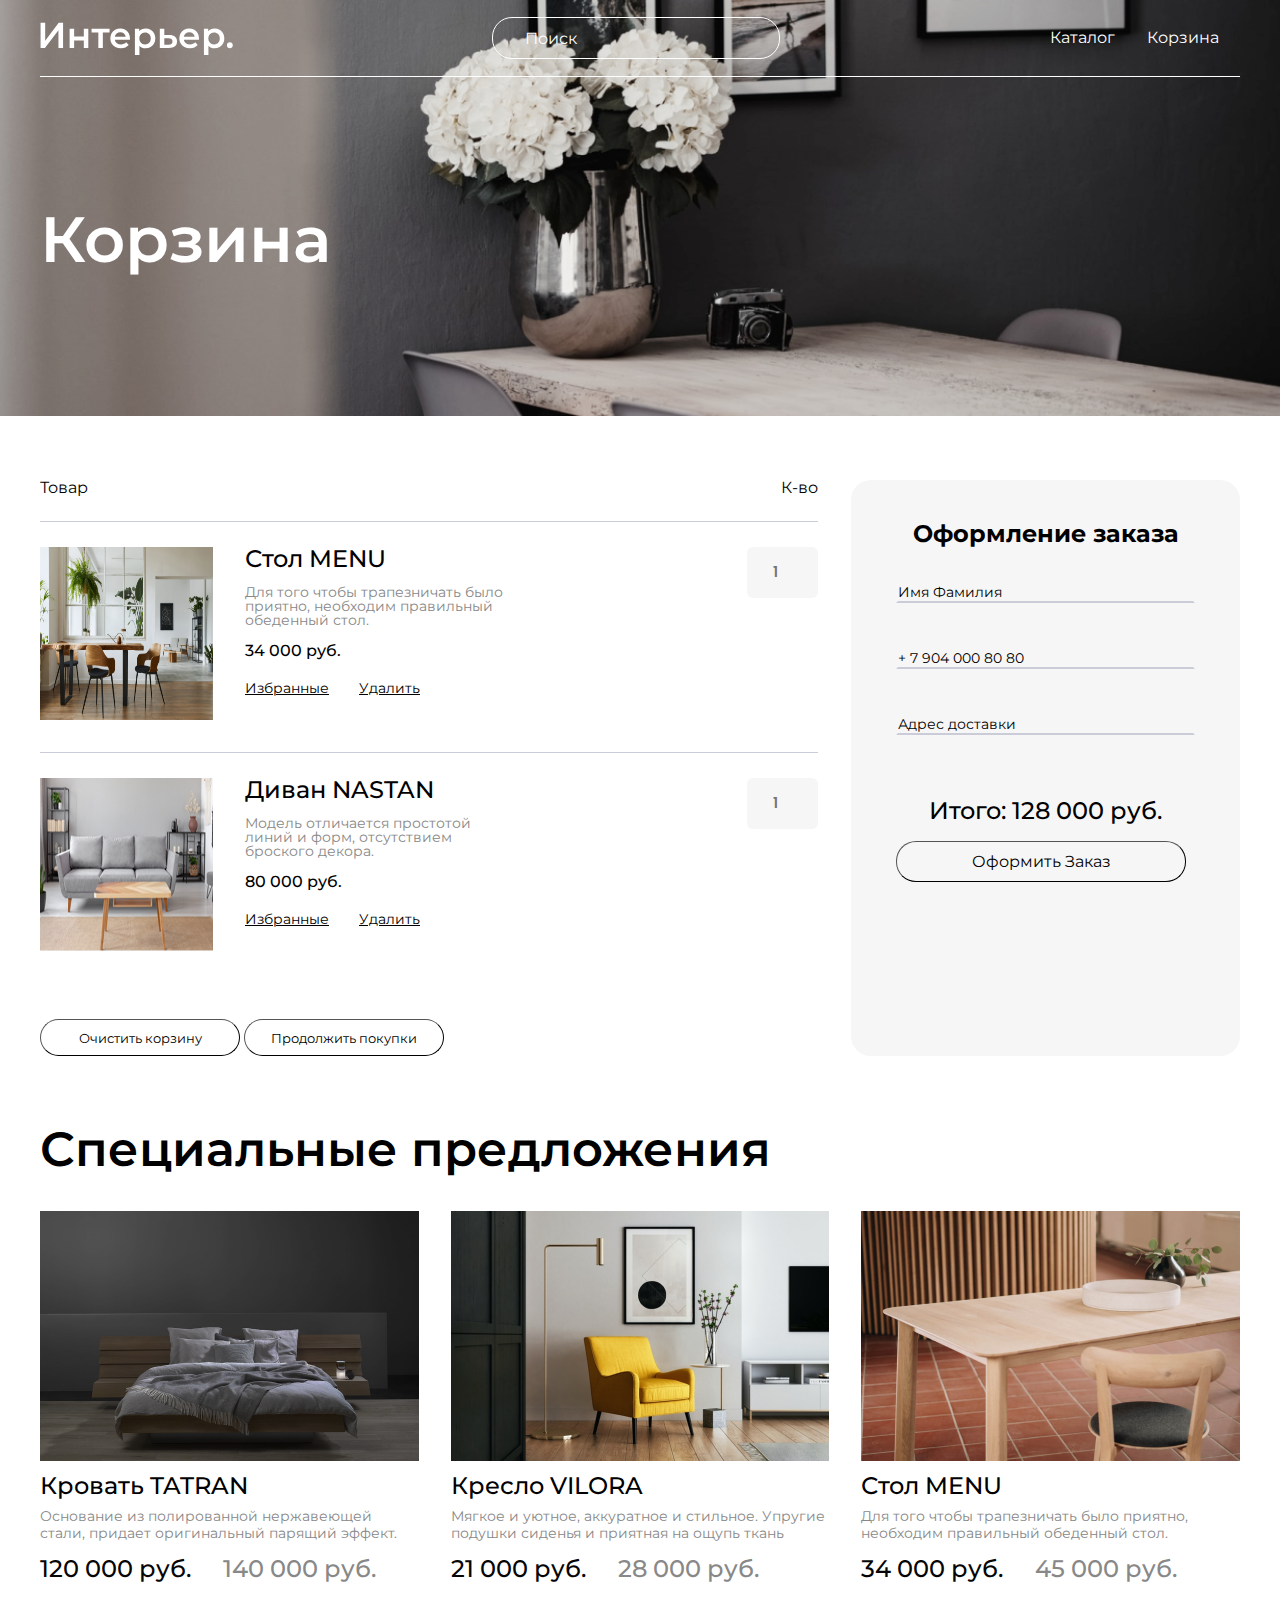
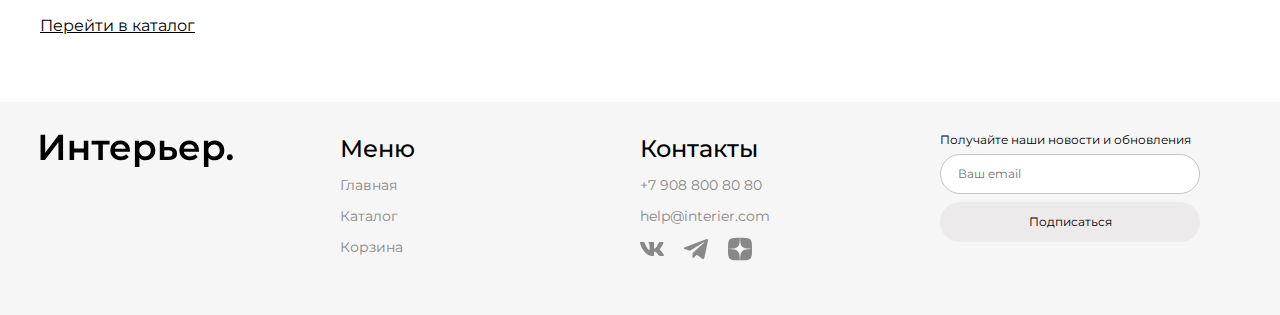
<file: Site/cart.html>
<html lang="ru">
<head>
    <meta charset="UTF-8">
    <meta name="viewport" content="width=device-width, initial-scale=1.0">
    <link rel="stylesheet" type="text/css" href="./style.css">
    <link rel="preconnect" href="https://fonts.googleapis.com">
    <link rel="preconnect" href="https://fonts.gstatic.com" crossorigin>
    <link href="https://fonts.googleapis.com/css2?family=Montserrat:ital,wght@0,100..900;1,100..900&display=swap" rel="stylesheet">
    <link href="https://fonts.googleapis.com/css2?family=Poppins:ital,wght@0,100;0,200;0,300;0,400;0,500;0,600;0,700;0,800;0,900;1,100;1,200;1,300;1,400;1,500;1,600;1,700;1,800;1,900&display=swap" rel="stylesheet">
    <title>Market</title>
</head>
<body>
    <div class="cart-top center">
        <header class="header">
            <img src="./images/logo.svg" alt="logo" class="header__logo">
            <input class="header__search" type="text" placeholder="Поиск">
            <nav class="nav">
                <ul class="nav__list">
                    <li class="nav__item">
                        <a class="nav__link" href="catalog.html">Каталог</a>
                    </li>
                    <li class="nav__item">
                        <a class="nav__link" href="cart.html">Корзина</a>
                    </li>
                </ul>
            </nav>
            <div class="menu-mob">
                <a href="#"><svg width="19" height="19" viewBox="0 0 19 19" fill="none" xmlns="http://www.w3.org/2000/svg"><g clip-path="url(#clip0_53373_428)"><path d="M9.29907 1.11316C10.9342 1.06267 12.5273 1.63644 13.7542 2.71863C14.9811 3.80099 15.7498 5.31046 15.9036 6.93933C16.0545 8.53827 15.5992 10.133 14.634 11.4139L17.968 14.7469C18.0508 14.8297 18.1166 14.9279 18.1614 15.036C18.2062 15.1442 18.2297 15.2607 18.2297 15.3778C18.2297 15.4949 18.2062 15.6114 18.1614 15.7196C18.1165 15.8277 18.0508 15.9259 17.968 16.0087C17.8853 16.0914 17.7871 16.1572 17.679 16.202C17.5707 16.2469 17.4543 16.2694 17.3372 16.2694C17.22 16.2694 17.1036 16.2469 16.9954 16.202C16.8873 16.1572 16.789 16.0914 16.7063 16.0087L13.3733 12.6747C12.0925 13.6424 10.4962 14.0991 8.89575 13.9491C7.26568 13.7962 5.75519 13.0275 4.67212 11.7997C3.58905 10.5718 3.01496 8.97713 3.06665 7.3407C3.11846 5.7041 3.79274 4.14806 4.95142 2.99109C6.10904 1.83516 7.66391 1.16376 9.29907 1.11316ZM9.50903 2.91882C8.28235 2.92382 7.10691 3.41275 6.2395 4.28015C5.37213 5.14755 4.88317 6.32302 4.87817 7.54968C4.87324 8.77628 5.35288 9.95557 6.21313 10.83C6.64353 11.2674 7.15644 11.6151 7.72192 11.8534C8.28759 12.0918 8.89521 12.2161 9.50903 12.2186C10.1227 12.2211 10.7307 12.1017 11.2981 11.868C11.8657 11.6343 12.3816 11.2903 12.8157 10.8563C13.2497 10.4223 13.5936 9.90633 13.8274 9.33875C14.061 8.77131 14.1804 8.16333 14.178 7.54968C14.1755 6.93585 14.0511 6.32824 13.8127 5.76257C13.5744 5.19707 13.2267 4.68419 12.7893 4.25378C11.9149 3.3935 10.7357 2.91387 9.50903 2.91882Z" fill="white" stroke="white" stroke-width="0.2"/></g><defs><clipPath id="clip0_53373_428"><rect width="19" height="19" fill="white"/></clipPath></defs></svg></a>
                <a href="catalog.html"><svg width="20" height="20" viewBox="0 0 20 20" fill="none" xmlns="http://www.w3.org/2000/svg"><rect width="4.57143" height="4.57143" fill="white"/><rect y="7.31427" width="4.57143" height="4.57143" fill="white"/><rect y="14.6285" width="4.57143" height="4.57143" fill="white"/><rect x="7.31348" y="7.31427" width="4.57143" height="4.57143" fill="white"/><rect x="7.31348" y="14.6285" width="4.57143" height="4.57143" fill="white"/><rect x="7.31348" width="4.57143" height="4.57143" fill="white"/><rect x="14.6279" y="7.31427" width="4.57143" height="4.57143" fill="white"/><rect x="14.6279" y="14.6285" width="4.57143" height="4.57143" fill="white"/><rect x="14.6279" width="4.57143" height="4.57143" fill="white"/></svg></a>
                <a href="cart.html"><svg width="25" height="25" viewBox="0 0 25 25" fill="none" xmlns="http://www.w3.org/2000/svg"><path d="M14.5834 20.8333C15.1359 20.8333 15.6658 20.6138 16.0566 20.2231C16.4473 19.8324 16.6667 19.3025 16.6667 18.75C16.6667 18.1975 16.4473 17.6676 16.0566 17.2768C15.6658 16.8861 15.1359 16.6667 14.5834 16.6667C14.0309 16.6667 13.501 16.8861 13.1103 17.2768C12.7196 17.6676 12.5001 18.1975 12.5001 18.75C12.5001 19.3025 12.7196 19.8324 13.1103 20.2231C13.501 20.6138 14.0309 20.8333 14.5834 20.8333ZM7.29174 20.8333C7.84428 20.8333 8.37418 20.6138 8.76488 20.2231C9.15558 19.8324 9.37508 19.3025 9.37508 18.75C9.37508 18.1975 9.15558 17.6676 8.76488 17.2768C8.37418 16.8861 7.84428 16.6667 7.29174 16.6667C6.73921 16.6667 6.20931 16.8861 5.81861 17.2768C5.4279 17.6676 5.20841 18.1975 5.20841 18.75C5.20841 19.3025 5.4279 19.8324 5.81861 20.2231C6.20931 20.6138 6.73921 20.8333 7.29174 20.8333ZM20.873 6.16978C21.133 6.16139 21.3796 6.0522 21.5606 5.86528C21.7416 5.67837 21.8428 5.42839 21.8428 5.16822C21.8428 4.90804 21.7416 4.65807 21.5606 4.47115C21.3796 4.28424 21.133 4.17504 20.873 4.16666H19.674C18.7345 4.16666 17.922 4.81874 17.7178 5.73541L16.4126 11.6125C16.2084 12.5292 15.3959 13.1812 14.4563 13.1812H6.63133L5.12924 7.17082H14.8636C15.1212 7.15907 15.3644 7.04847 15.5425 6.86202C15.7206 6.67558 15.82 6.42764 15.82 6.16978C15.82 5.91192 15.7206 5.66398 15.5425 5.47754C15.3644 5.2911 15.1212 5.18049 14.8636 5.16874H5.12924C4.82473 5.16865 4.5242 5.23799 4.25051 5.37148C3.97682 5.50498 3.73716 5.69912 3.54976 5.93914C3.36236 6.17916 3.23215 6.45875 3.16903 6.75665C3.10591 7.05455 3.11154 7.36292 3.1855 7.65832L4.68758 13.6667C4.79586 14.1002 5.046 14.4851 5.39821 14.7601C5.75042 15.0351 6.18447 15.1844 6.63133 15.1844H14.4563C15.368 15.1845 16.2524 14.8737 16.9636 14.3032C17.6748 13.7328 18.1701 12.9368 18.3678 12.0469L19.674 6.16978H20.873Z" fill="white"/></svg></a>
            </div>
        </header>
        <h1 class="cart-top__title">Корзина</h1>
    </div>
    <div class="cart center">
        <div class="cart__products">
            <div class="cart__header"> 
                <p class="cart__header-item">Товар</p>
                <p class="cart__header-item">К-во</p>
            </div>
            <div class="separation"></div>
            <article class="cart__product">
                <img class="cart__product-image" src="./images/MENU.png" alt="Стол MENU">
                <div class="cart__product-info">
                    <h3 class="cart__product-title">Стол MENU</h3>
                    <p class="cart__product-description">Для того чтобы трапезничать было приятно, необходим правильный обеденный стол.</p>
                    <div class="cart__product-price">
                        <p class="cart__product-price-value">34 000 руб.</p>
                    </div>
                    <div class="cart__product-links">
                        <a href="#" class="cart__product-link">Избранные</a>
                        <a href="#" class="cart__product-link">Удалить</a>
                    </div>
                </div>
                <div class="cart__product-quantity">
                    <input type="number" placeholder="1" class="cart__product-quantity-input">
                </div>
            </article>
            <div class="separation"></div>
            <article class="cart__product">
                <img class="cart__product-image" src="./images/NASTAN.png" alt="Диван NASTAN">
                <div class="cart__product-info">
                    <h3 class="cart__product-title">Диван NASTAN</h3>
                    <p class="cart__product-description">Модель отличается простотой линий и форм, отсутствием броского декора.</p>
                    <div class="cart__product-price">
                        <p class="cart__product-price-value">80 000 руб.</p>
                    </div>
                    <div class="cart__product-links">
                        <a href="#" class="cart__product-link">Избранные</a>
                        <a href="#" class="cart__product-link">Удалить</a>
                    </div>
                </div>
                <div class="cart__product-quantity">
                    <input type="number" placeholder="1" class="cart__product-quantity-input">
                </div>
            </article>
            <div class="cart__empty">
                <button class="cart__empty-btn cart__empty-btn--clear">Очистить корзину</button>
                <a href="catalog.html"><button class="cart__empty-btn cart__empty-btn--continue">Продолжить покупки</button></a>
            </div>
        </div>
        <div class="cart__form">
            <h3 class="cart__form-title">Оформление заказа</h3>
            <input type="text" class="cart__form-data" placeholder="Имя Фамилия">
            <input type="text" class="cart__form-data" placeholder="+ 7 904 000 80 80">
            <input type="text" class="cart__form-data" placeholder="Адрес доставки">
            <p class="cart__form-price">Итого: 128 000 руб.</p>
            <button class="cart__form-button button">Оформить Заказ</button>
        </div>
    </div>
    <section class="offers center">
        <h2 class="offers__title">Специальные предложения</h2>
        <div class="offers__content">
            <article class="product-card">
                <img class="product-card__image" src="./images/bedTATRAN.png" alt="Кровать TATRAN">
                <h3 class="product-card__title">Кровать TATRAN</h3>
                <p class="product-card__description">Основание из полированной нержавеющей стали, придает оригинальный парящий эффект.</p>
                <div class="product-card__prices">
                    <p class="product-card__price product-card__price--current">120 000 руб.</p>
                    <p class="product-card__price product-card__price--old">140 000 руб.</p>
                </div>
            </article>
            <article class="product-card">
                <img class="product-card__image" src="./images/VILORA.png" alt="Кресло VILORA">
                <h3 class="product-card__title">Кресло VILORA</h3>
                <p class="product-card__description">Мягкое и уютное, аккуратное и стильное. Упругие подушки сиденья и приятная на ощупь ткань</p>
                <div class="product-card__prices">
                    <p class="product-card__price product-card__price--current">21 000 руб.</p>
                    <p class="product-card__price product-card__price--old">28 000 руб.</p>
                </div>
            </article>
            <article class="product-card">
                <img class="product-card__image" src="./images/tableMENU.png" alt="Стол MENU">
                <h3 class="product-card__title">Стол MENU</h3>
                <p class="product-card__description">Для того чтобы трапезничать было приятно, необходим правильный обеденный стол.</p>
                <div class="product-card__prices">
                    <p class="product-card__price product-card__price--current">34 000 руб.</p>
                    <p class="product-card__price product-card__price--old">45 000 руб.</p>
                </div>
            </article>
        </div>
    </section>
    <section class="catalog-bottom center">
        <a href="./catalog.html" class="catalog-bottom__link">Перейти в каталог</a>
    </section>
    <footer class="footer center">
        <div class="footer__logo">
            <img src="./images/logo.svg" alt="logo" class="footer__logo-image footer__logo-image--black">
        </div>
        <div class="footer__section footer__section-left">
            <h4 class="footer__title">Меню</h4>
            <nav class="footer__nav">
                <ul class="footer__nav-list">
                    <li class="footer__nav-item">
                        <a class="footer__nav-link" href="index.html">Главная</a>
                    </li>
                    <li class="footer__nav-item">
                        <a class="footer__nav-link" href="catalog.html">Каталог</a>
                    </li>
                    <li class="footer__nav-item">
                        <a class="footer__nav-link" href="cart.html">Корзина</a>
                    </li>
                </ul>
            </nav>
        </div>        
        <div class="footer__section footer__section-right">
            <h4 class="footer__title">Контакты</h4>
            <div class="footer__contacts">
                <ul class="footer__contacts-list">
                    <li class="footer__contacts-item">
                        <a class="footer__contacts-link" href="tel:+79088008080">+7 908 800 80 80</a>
                    </li>
                    <li class="footer__contacts-item">
                        <a class="footer__contacts-link" href="mailto:help@interier.com">help@interier.com</a>
                    </li>
                </ul>
            </div>            
            <div class="footer__social">
                <a class="footer__social-link" href="#">
                    <img class="footer__social-icon" src="images/vk.svg" alt="ВКонтакте">
                </a>
                <a class="footer__social-link" href="#">
                    <img class="footer__social-icon" src="images/telegram.svg" alt="Telegram">
                </a>
                <a class="footer__social-link" href="#">
                    <img class="footer__social-icon" src="images/dzen.svg" alt="Яндекс Дзен">
                </a>
            </div>
        </div>        
        <div class="footer__section footer__section-bottom">
            <div class="footer__subscribe">
                <p class="footer__subscribe-text">Получайте наши новости и обновления</p>
                <form class="footer__subscribe-form">
                    <input class="footer__subscribe-input" type="email" placeholder="Ваш email" required>
                    <button class="footer__subscribe-button button" type="submit">Подписаться</button>
                </form>
            </div>
        </div>
    </footer>
</body>
</file>
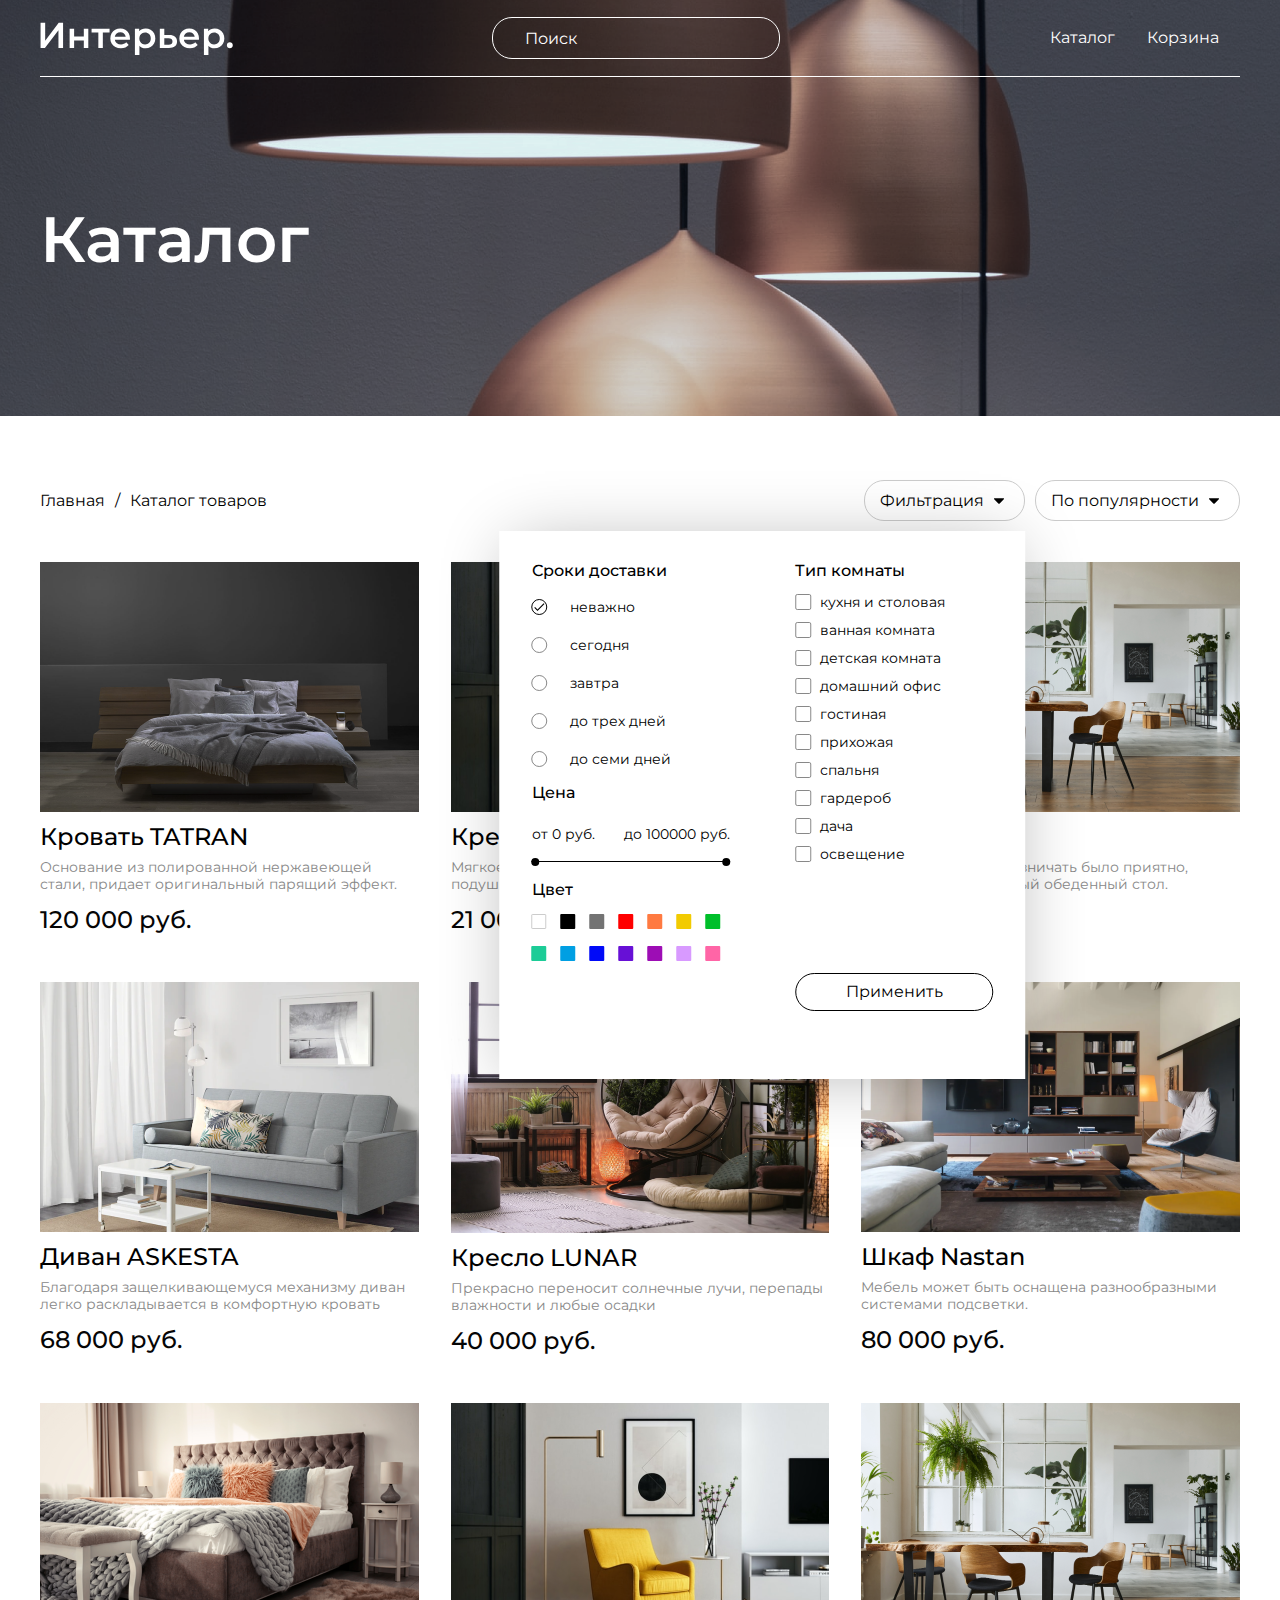
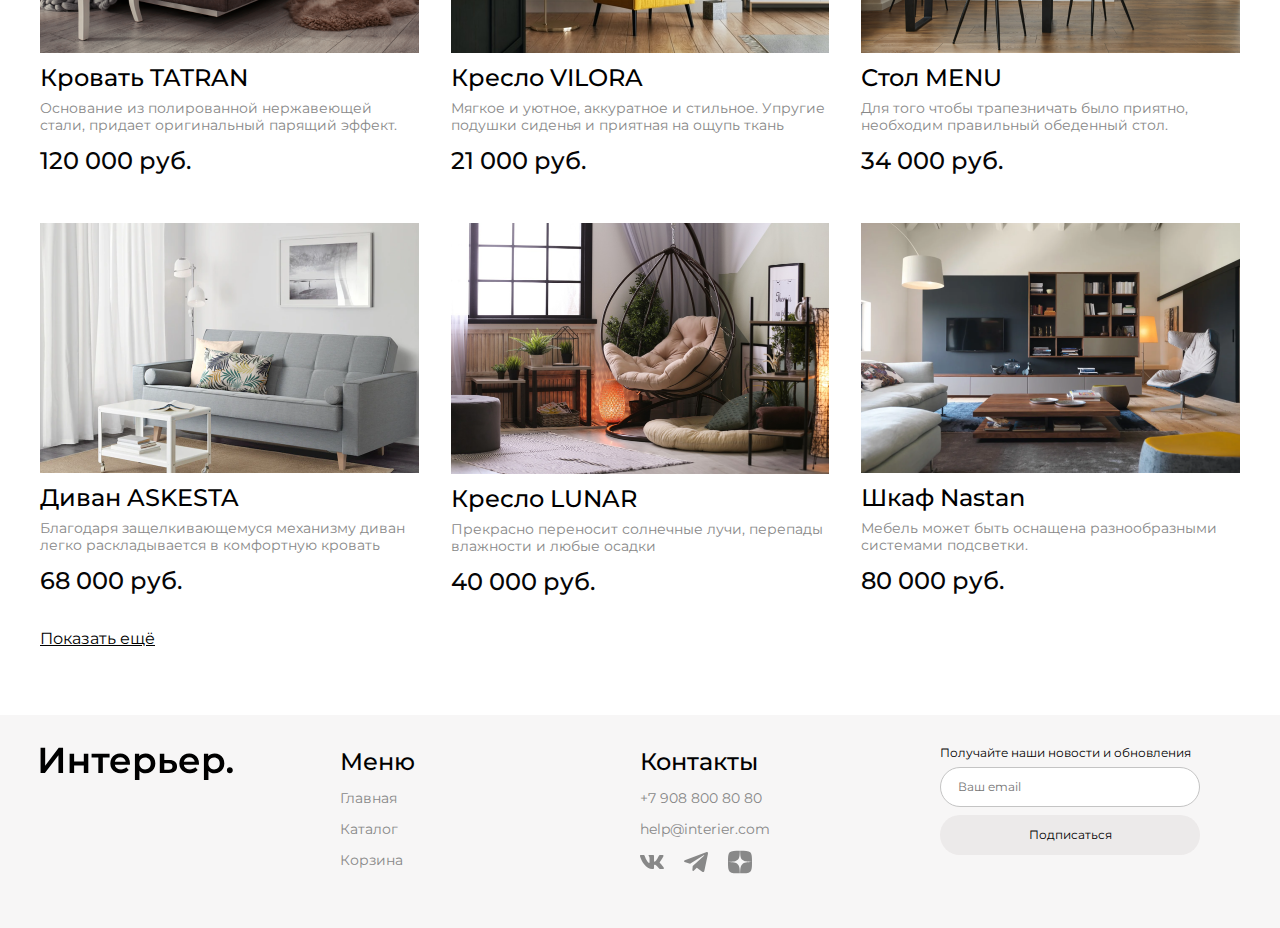
<file: Site/catalog.html>
<!DOCTYPE html>
<html lang="ru">
<head>
    <meta charset="UTF-8">
    <meta name="viewport" content="width=device-width, initial-scale=1.0">
    <link rel="stylesheet" type="text/css" href="./style.css">
    <link rel="preconnect" href="https://fonts.googleapis.com">
    <link rel="preconnect" href="https://fonts.gstatic.com" crossorigin>
    <link href="https://fonts.googleapis.com/css2?family=Montserrat:ital,wght@0,100..900;1,100..900&display=swap" rel="stylesheet">
    <title>Market - Каталог</title>
</head>
<body>
     <div class="catalog-top center">
        <header class="header">
            <img src="./images/logo.svg" alt="logo" class="header__logo">
            <input class="header__search" type="text" placeholder="Поиск">
            <nav class="nav">
                <ul class="nav__list">
                    <li class="nav__item">
                        <a class="nav__link" href="catalog.html">Каталог</a>
                    </li>
                    <li class="nav__item">
                        <a class="nav__link" href="cart.html">Корзина</a>
                    </li>
                </ul>
            </nav>
            <div class="menu-mob">
                <a href="#"><svg width="19" height="19" viewBox="0 0 19 19" fill="none" xmlns="http://www.w3.org/2000/svg"><g clip-path="url(#clip0_53373_428)"><path d="M9.29907 1.11316C10.9342 1.06267 12.5273 1.63644 13.7542 2.71863C14.9811 3.80099 15.7498 5.31046 15.9036 6.93933C16.0545 8.53827 15.5992 10.133 14.634 11.4139L17.968 14.7469C18.0508 14.8297 18.1166 14.9279 18.1614 15.036C18.2062 15.1442 18.2297 15.2607 18.2297 15.3778C18.2297 15.4949 18.2062 15.6114 18.1614 15.7196C18.1165 15.8277 18.0508 15.9259 17.968 16.0087C17.8853 16.0914 17.7871 16.1572 17.679 16.202C17.5707 16.2469 17.4543 16.2694 17.3372 16.2694C17.22 16.2694 17.1036 16.2469 16.9954 16.202C16.8873 16.1572 16.789 16.0914 16.7063 16.0087L13.3733 12.6747C12.0925 13.6424 10.4962 14.0991 8.89575 13.9491C7.26568 13.7962 5.75519 13.0275 4.67212 11.7997C3.58905 10.5718 3.01496 8.97713 3.06665 7.3407C3.11846 5.7041 3.79274 4.14806 4.95142 2.99109C6.10904 1.83516 7.66391 1.16376 9.29907 1.11316ZM9.50903 2.91882C8.28235 2.92382 7.10691 3.41275 6.2395 4.28015C5.37213 5.14755 4.88317 6.32302 4.87817 7.54968C4.87324 8.77628 5.35288 9.95557 6.21313 10.83C6.64353 11.2674 7.15644 11.6151 7.72192 11.8534C8.28759 12.0918 8.89521 12.2161 9.50903 12.2186C10.1227 12.2211 10.7307 12.1017 11.2981 11.868C11.8657 11.6343 12.3816 11.2903 12.8157 10.8563C13.2497 10.4223 13.5936 9.90633 13.8274 9.33875C14.061 8.77131 14.1804 8.16333 14.178 7.54968C14.1755 6.93585 14.0511 6.32824 13.8127 5.76257C13.5744 5.19707 13.2267 4.68419 12.7893 4.25378C11.9149 3.3935 10.7357 2.91387 9.50903 2.91882Z" fill="white" stroke="white" stroke-width="0.2"/></g><defs><clipPath id="clip0_53373_428"><rect width="19" height="19" fill="white"/></clipPath></defs></svg></a>
                <a href="catalog.html"><svg width="20" height="20" viewBox="0 0 20 20" fill="none" xmlns="http://www.w3.org/2000/svg"><rect width="4.57143" height="4.57143" fill="white"/><rect y="7.31427" width="4.57143" height="4.57143" fill="white"/><rect y="14.6285" width="4.57143" height="4.57143" fill="white"/><rect x="7.31348" y="7.31427" width="4.57143" height="4.57143" fill="white"/><rect x="7.31348" y="14.6285" width="4.57143" height="4.57143" fill="white"/><rect x="7.31348" width="4.57143" height="4.57143" fill="white"/><rect x="14.6279" y="7.31427" width="4.57143" height="4.57143" fill="white"/><rect x="14.6279" y="14.6285" width="4.57143" height="4.57143" fill="white"/><rect x="14.6279" width="4.57143" height="4.57143" fill="white"/></svg></a>
                <a href="cart.html"><svg width="25" height="25" viewBox="0 0 25 25" fill="none" xmlns="http://www.w3.org/2000/svg"><path d="M14.5834 20.8333C15.1359 20.8333 15.6658 20.6138 16.0566 20.2231C16.4473 19.8324 16.6667 19.3025 16.6667 18.75C16.6667 18.1975 16.4473 17.6676 16.0566 17.2768C15.6658 16.8861 15.1359 16.6667 14.5834 16.6667C14.0309 16.6667 13.501 16.8861 13.1103 17.2768C12.7196 17.6676 12.5001 18.1975 12.5001 18.75C12.5001 19.3025 12.7196 19.8324 13.1103 20.2231C13.501 20.6138 14.0309 20.8333 14.5834 20.8333ZM7.29174 20.8333C7.84428 20.8333 8.37418 20.6138 8.76488 20.2231C9.15558 19.8324 9.37508 19.3025 9.37508 18.75C9.37508 18.1975 9.15558 17.6676 8.76488 17.2768C8.37418 16.8861 7.84428 16.6667 7.29174 16.6667C6.73921 16.6667 6.20931 16.8861 5.81861 17.2768C5.4279 17.6676 5.20841 18.1975 5.20841 18.75C5.20841 19.3025 5.4279 19.8324 5.81861 20.2231C6.20931 20.6138 6.73921 20.8333 7.29174 20.8333ZM20.873 6.16978C21.133 6.16139 21.3796 6.0522 21.5606 5.86528C21.7416 5.67837 21.8428 5.42839 21.8428 5.16822C21.8428 4.90804 21.7416 4.65807 21.5606 4.47115C21.3796 4.28424 21.133 4.17504 20.873 4.16666H19.674C18.7345 4.16666 17.922 4.81874 17.7178 5.73541L16.4126 11.6125C16.2084 12.5292 15.3959 13.1812 14.4563 13.1812H6.63133L5.12924 7.17082H14.8636C15.1212 7.15907 15.3644 7.04847 15.5425 6.86202C15.7206 6.67558 15.82 6.42764 15.82 6.16978C15.82 5.91192 15.7206 5.66398 15.5425 5.47754C15.3644 5.2911 15.1212 5.18049 14.8636 5.16874H5.12924C4.82473 5.16865 4.5242 5.23799 4.25051 5.37148C3.97682 5.50498 3.73716 5.69912 3.54976 5.93914C3.36236 6.17916 3.23215 6.45875 3.16903 6.75665C3.10591 7.05455 3.11154 7.36292 3.1855 7.65832L4.68758 13.6667C4.79586 14.1002 5.046 14.4851 5.39821 14.7601C5.75042 15.0351 6.18447 15.1844 6.63133 15.1844H14.4563C15.368 15.1845 16.2524 14.8737 16.9636 14.3032C17.6748 13.7328 18.1701 12.9368 18.3678 12.0469L19.674 6.16978H20.873Z" fill="white"/></svg></a>
            </div>
        </header>
        <h1 class="hero__title">Каталог</h1>
    </div>   
    <div class="ordering center">
        <div class="ordering__links">
            <a href="index.html" class="ordering__link">Главная</a>
            <span class="ordering__separator">/</span>
            <a href="catalog.html" class="ordering__link">Каталог товаров</a>
        </div>
        <div class="ordering__filters">
            <select class="ordering__filter">
                <option value="">Фильтрация</option>
            </select>
            <select class="ordering__filter">
                <option value="">По популярности</option>
                <option value="">Сперва новые</option>
            </select>       
            <form class="filter-form" method="GET">
                <div class="filter-form__content">
                    <div class="filter-form__left">
                        <fieldset class="filter-form__fieldset">
                            <legend class="filter-form__legend">Сроки доставки</legend>
                            <div class="filter-form__option">
                                <input type="radio" id="delivery-any" name="delivery" value="any" checked>
                                <label for="delivery-any">неважно</label>
                            </div>
                            <div class="filter-form__option">
                                <input type="radio" id="delivery-today" name="delivery" value="today">
                                <label for="delivery-today">сегодня</label>
                            </div>
                            <div class="filter-form__option">
                                <input type="radio" id="delivery-tomorrow" name="delivery" value="tomorrow">
                                <label for="delivery-tomorrow">завтра</label>
                            </div>
                            <div class="filter-form__option">
                                <input type="radio" id="delivery-3days" name="delivery" value="3days">
                                <label for="delivery-3days">до трех дней</label>
                            </div>
                            <div class="filter-form__option">
                                <input type="radio" id="delivery-7days" name="delivery" value="7days">
                                <label for="delivery-7days">до семи дней</label>
                            </div>
                        </fieldset>
                        <fieldset class="filter-form__fieldset">
                            <legend class="filter-form__legend">Цена</legend>
                            <div class="filter-form__range">
                                <div class="filter-form__range-labels">
                                    <span class="filter-form__range-label">от <span id="price-min-value">0</span> руб.</span>
                                    <span class="filter-form__range-label">до <span id="price-max-value">100000</span> руб.</span>
                                </div>                      
                                <div class="filter-form__range-slider">
                                    <div class="filter-form__range-track"></div>
                                    <input type="range" id="price-min" name="price_min" min="0" max="100000" value="0" class="filter-form__range-input filter-form__range-input--min">
                                    <input type="range" id="price-max" name="price_max" min="0" max="100000" value="100000" class="filter-form__range-input filter-form__range-input--max">
                                </div>                
                            </div>
                        </fieldset>
                        <fieldset class="filter-form__fieldset">
                            <legend class="filter-form__legend">Цвет</legend>
                            <div class="filter-form__options-grid">
                                <div class="filter-form__color">
                                    <input type="checkbox" id="color-white" name="color" value="white">
                                    <label for="color-white" class="color-swatch" style="background-color: #ffffff; border: 1px solid #ccc;"></label>
                                </div>
                                <div class="filter-form__color">
                                    <input type="checkbox" id="color-black" name="color" value="black">
                                    <label for="color-black" class="color-swatch" style="background-color: #000000;"></label>
                                </div>
                                <div class="filter-form__color">
                                    <input type="checkbox" id="color-gray" name="color" value="gray">
                                    <label for="color-gray" class="color-swatch" style="background-color:rgba(115, 115, 115, 1);"></label>
                                </div>
                                <div class="filter-form__color">
                                    <input type="checkbox" id="color-red" name="color" value="red">
                                    <label for="color-red" class="color-swatch" style="background-color: rgba(255, 0, 0, 1);"></label>
                                </div>
                                <div class="filter-form__color">
                                    <input type="checkbox" id="color-orange" name="color" value="orange">
                                    <label for="color-orange" class="color-swatch" style="background-color: rgba(255, 122, 65, 1);"></label>
                                </div>
                                <div class="filter-form__color">
                                    <input type="checkbox" id="color-yellow" name="color" value="yellow">
                                    <label for="color-yellow" class="color-swatch" style="background-color: rgba(242, 203, 1, 1);"></label>
                                </div>
                                <div class="filter-form__color">
                                    <input type="checkbox" id="color-green" name="color" value="green">
                                    <label for="color-green" class="color-swatch" style="background-color: rgba(0, 191, 42, 1);"></label>
                                </div>
                                <div class="filter-form__color">
                                    <input type="checkbox" id="color-lightgreen" name="color" value="lightgreen">
                                    <label for="color-lightgreen" class="color-swatch" style="background-color: rgba(28, 204, 151, 1);"></label>
                                </div>
                                <div class="filter-form__color">
                                    <input type="checkbox" id="color-blue" name="color" value="blue">
                                    <label for="color-blue" class="color-swatch" style="background-color: rgba(0, 159, 227, 1);"></label>
                                </div>
                                <div class="filter-form__color">
                                    <input type="checkbox" id="color-darkblue" name="color" value="darkblue">
                                    <label for="color-darkblue" class="color-swatch" style="background-color: rgba(0, 10, 248, 1);"></label>
                                </div>
                                <div class="filter-form__color">
                                    <input type="checkbox" id="color-purple" name="color" value="purple">
                                    <label for="color-purple" class="color-swatch" style="background-color: rgba(103, 16, 214, 1);"></label>
                                </div>
                                <div class="filter-form__color">
                                    <input type="checkbox" id="color-violet" name="color" value="violet">
                                    <label for="color-violet" class="color-swatch" style="background-color: rgba(157, 13, 181, 1);"></label>
                                </div>
                                <div class="filter-form__color">
                                    <input type="checkbox" id="color-lavender" name="color" value="lavender">
                                    <label for="color-lavender" class="color-swatch" style="background-color: rgba(216, 154, 255, 1);"></label>
                                </div>
                                <div class="filter-form__color">
                                    <input type="checkbox" id="color-pink" name="color" value="pink">
                                    <label for="color-pink" class="color-swatch" style="background-color: rgba(255, 101, 166, 1);"></label>
                                </div>
                            </div>
                        </fieldset>
                    </div>
                    <div class="filter-form__right">
                        <fieldset class="filter-form__fieldset">
                            <legend class="filter-form__legend">Тип комнаты</legend>                   
                            <div class="filter-form__type">
                                <input type="checkbox" id="room-kitchen" name="room" value="kitchen">
                                <label for="room-kitchen">кухня и столовая</label>
                            </div>
                            <div class="filter-form__type">
                                <input type="checkbox" id="room-bathroom" name="room" value="bathroom">
                                <label for="room-bathroom">ванная комната</label>
                            </div>
                            <div class="filter-form__type">
                                <input type="checkbox" id="room-kids" name="room" value="kids">
                                <label for="room-kids">детская комната</label>
                            </div>
                            <div class="filter-form__type">
                                <input type="checkbox" id="room-office" name="room" value="office">
                                <label for="room-office">домашний офис</label>
                            </div>
                            <div class="filter-form__type">
                                <input type="checkbox" id="room-living" name="room" value="living">
                                <label for="room-living">гостиная</label>
                            </div>
                            <div class="filter-form__type">
                                <input type="checkbox" id="room-hall" name="room" value="hall">
                                <label for="room-hall">прихожая</label>
                            </div>
                            <div class="filter-form__type">
                                <input type="checkbox" id="room-bedroom" name="room" value="bedroom">
                                <label for="room-bedroom">спальня</label>
                            </div>
                            <div class="filter-form__type">
                                <input type="checkbox" id="room-wardrobe" name="room" value="wardrobe">
                                <label for="room-wardrobe">гардероб</label>
                            </div>
                            <div class="filter-form__type">
                                <input type="checkbox" id="room-cottage" name="room" value="cottage">
                                <label for="room-cottage">дача</label>
                            </div>
                            <div class="filter-form__type">
                                <input type="checkbox" id="room-lighting" name="room" value="lighting">
                                <label for="room-lighting">освещение</label>
                            </div>                
                        </fieldset>
                        <button type="submit" class="filter-form__submit">Применить</button>
                    </div>
                </div>
            </form>
        </div>
    </div>
    <section class="catalog center">
        <div class="catalog__content">
            <article class="product-card">
                <img class="product-card__image" src="./images/bedTATRAN.png" alt="Кровать TATRAN">
                <h3 class="product-card__title">Кровать TATRAN</h3>
                <p class="product-card__description">Основание из полированной нержавеющей стали, придает оригинальный парящий эффект.</p>
                <div class="product-card__prices">
                    <p class="product-card__price product-card__price--current">120 000 руб.</p>
                </div>
            </article>
            <article class="product-card">
                <img class="product-card__image" src="./images/VILORA.png" alt="Кресло VILORA">
                <h3 class="product-card__title">Кресло VILORA</h3>
                <p class="product-card__description">Мягкое и уютное, аккуратное и стильное. Упругие подушки сиденья и приятная на ощупь ткань</p>
                <div class="product-card__prices">
                    <p class="product-card__price product-card__price--current">21 000 руб.</p>
                </div>
            </article>
            <article class="product-card">
                <img class="product-card__image" src="./images/MENU.png" alt="Стол MENU">
                <h3 class="product-card__title">Стол MENU</h3>
                <p class="product-card__description">Для того чтобы трапезничать было приятно, необходим правильный обеденный стол.</p>
                <div class="product-card__prices">
                    <p class="product-card__price product-card__price--current">34 000 руб.</p>
                </div>
            </article>
            <article class="product-card">
                <img class="product-card__image" src="./images/sofaASKESTA.png" alt="Диван ASKESTA">
                <h3 class="product-card__title">Диван ASKESTA</h3>
                <p class="product-card__description">Благодаря защелкивающемуся механизму диван легко раскладывается в комфортную кровать</p>
                <div class="product-card__prices">
                    <p class="product-card__price product-card__price--current">68 000 руб.</p>
                </div>
            </article>
            <article class="product-card">
                <img class="product-card__image" src="./images/LUNAR.png" alt="Кресло LUNAR">
                <h3 class="product-card__title">Кресло LUNAR</h3>
                <p class="product-card__description">Прекрасно переносит солнечные лучи, перепады влажности и любые осадки</p>
                <div class="product-card__prices">
                    <p class="product-card__price product-card__price--current">40 000 руб.</p>
                </div>
            </article>
            <article class="product-card">
                <img class="product-card__image" src="./images/closetNASTAN.png" alt="Шкаф Nastan">
                <h3 class="product-card__title">Шкаф Nastan</h3>
                <p class="product-card__description">Мебель может быть оснащена разнообразными системами подсветки.</p>
                <div class="product-card__prices">
                    <p class="product-card__price product-card__price--current">80 000 руб.</p>
                </div>
            </article>
            <article class="product-card">
                <img class="product-card__image" src="./images/TATRAN.png" alt="Кровать TATRAN">
                <h3 class="product-card__title">Кровать TATRAN</h3>
                <p class="product-card__description">Основание из полированной нержавеющей стали, придает оригинальный парящий эффект.</p>
                <div class="product-card__prices">
                    <p class="product-card__price product-card__price--current">120 000 руб.</p>
                </div>
            </article>
            <article class="product-card">
                <img class="product-card__image" src="./images/VILORA.png" alt="Кресло VILORA">
                <h3 class="product-card__title">Кресло VILORA</h3>
                <p class="product-card__description">Мягкое и уютное, аккуратное и стильное. Упругие подушки сиденья и приятная на ощупь ткань</p>
                <div class="product-card__prices">
                    <p class="product-card__price product-card__price--current">21 000 руб.</p>
                </div>
            </article>
            <article class="product-card">
                <img class="product-card__image" src="./images/MENU.png" alt="Стол MENU">
                <h3 class="product-card__title">Стол MENU</h3>
                <p class="product-card__description">Для того чтобы трапезничать было приятно, необходим правильный обеденный стол.</p>
                <div class="product-card__prices">
                    <p class="product-card__price product-card__price--current">34 000 руб.</p>
                </div>
            </article>
            <article class="product-card">
                <img class="product-card__image" src="./images/sofaASKESTA.png" alt="Диван ASKESTA">
                <h3 class="product-card__title">Диван ASKESTA</h3>
                <p class="product-card__description">Благодаря защелкивающемуся механизму диван легко раскладывается в комфортную кровать</p>
                <div class="product-card__prices">
                    <p class="product-card__price product-card__price--current">68 000 руб.</p>
                </div>
            </article>
            <article class="product-card">
                <img class="product-card__image" src="./images/LUNAR.png" alt="Кресло LUNAR">
                <h3 class="product-card__title">Кресло LUNAR</h3>
                <p class="product-card__description">Прекрасно переносит солнечные лучи, перепады влажности и любые осадки</p>
                <div class="product-card__prices">
                    <p class="product-card__price product-card__price--current">40 000 руб.</p>
                </div>
            </article>
            <article class="product-card">
                <img class="product-card__image" src="./images/closetNASTAN.png" alt="Шкаф Nastan">
                <h3 class="product-card__title">Шкаф Nastan</h3>
                <p class="product-card__description">Мебель может быть оснащена разнообразными системами подсветки.</p>
                <div class="product-card__prices">
                    <p class="product-card__price product-card__price--current">80 000 руб.</p>
                </div>
            </article>
        </div>
    </section>
    <section class="catalog-bottom center">
        <a href="./catalog.html" class="catalog-bottom__link">Показать ещё</a>
    </section>
    <footer class="footer center">
        <div class="footer__logo">
            <img src="./images/logo.svg" alt="logo" class="footer__logo-image footer__logo-image--black">
        </div>
        <div class="footer__section footer__section-left">
            <h4 class="footer__title">Меню</h4>
            <nav class="footer__nav">
                <ul class="footer__nav-list">
                    <li class="footer__nav-item">
                        <a class="footer__nav-link" href="index.html">Главная</a>
                    </li>
                    <li class="footer__nav-item">
                        <a class="footer__nav-link" href="catalog.html">Каталог</a>
                    </li>
                    <li class="footer__nav-item">
                        <a class="footer__nav-link" href="cart.html">Корзина</a>
                    </li>
                </ul>
            </nav>
        </div>        
        <div class="footer__section footer__section-right">
            <h4 class="footer__title">Контакты</h4>
            <div class="footer__contacts">
                <ul class="footer__contacts-list">
                    <li class="footer__contacts-item">
                        <a class="footer__contacts-link" href="tel:+79088008080">+7 908 800 80 80</a>
                    </li>
                    <li class="footer__contacts-item">
                        <a class="footer__contacts-link" href="mailto:help@interier.com">help@interier.com</a>
                    </li>
                </ul>
            </div>            
            <div class="footer__social">
                <a class="footer__social-link" href="#">
                    <img class="footer__social-icon" src="images/vk.svg" alt="ВКонтакте">
                </a>
                <a class="footer__social-link" href="#">
                    <img class="footer__social-icon" src="images/telegram.svg" alt="Telegram">
                </a>
                <a class="footer__social-link" href="#">
                    <img class="footer__social-icon" src="images/dzen.svg" alt="Яндекс Дзен">
                </a>
            </div>
        </div>        
        <div class="footer__section footer__section-bottom">
            <div class="footer__subscribe">
                <p class="footer__subscribe-text">Получайте наши новости и обновления</p>
                <form class="footer__subscribe-form">
                    <input class="footer__subscribe-input" type="email" placeholder="Ваш email" required>
                    <button class="footer__subscribe-button button" type="submit">Подписаться</button>
                </form>
            </div>
        </div>
    </footer>
</body>
</html>
</file>
<file: style.css>
@charset "UTF-8";
* {
  margin: 0;
  padding: 0;
  box-sizing: border-box;
}

a {
  text-decoration: none;
  color: inherit;
}

ul {
  list-style: none;
}

body {
  font-family: Montserrat, ital;
}

.center {
  padding-left: calc(50% - 600px);
  padding-right: calc(50% - 600px);
}

.top {
  background-image: url(./images/bghero.jpg);
  background-size: cover;
  background-position: center;
  background-repeat: no-repeat;
  padding-bottom: 335.52px;
}

.catalog-top {
  background-image: url(./images/catbg.png);
  background-size: cover;
  background-repeat: no-repeat;
  background-position: center;
  padding-bottom: 126px;
}
.catalog-top__title {
  font-weight: 600;
  font-size: 64px;
  line-height: 70px;
  margin: 127px 0 16px 0;
  color: rgb(255, 255, 255);
  text-align: left;
}

.header {
  display: flex;
  flex-direction: row;
  justify-content: space-between;
  align-items: center;
  padding: 16px 0px;
  border-bottom: 0.5px solid #FFFFFF;
}
.header__search {
  border: 1px solid rgb(255, 255, 255);
  border-radius: 20px;
  width: 288px;
  font-size: 16px;
  font-weight: 400;
  background: transparent;
  padding: 10.5px 32px 10.5px 32px;
  color: white;
  font-family: Montserrat, ital;
}
.header__search::-moz-placeholder {
  color: rgb(255, 255, 255);
  font-size: 16px;
  font-weight: 400;
  line-height: 100%;
  text-align: left;
  font-family: Montserrat, ital;
}
.header__search::placeholder {
  color: rgb(255, 255, 255);
  font-size: 16px;
  font-weight: 400;
  line-height: 100%;
  text-align: left;
  font-family: Montserrat, ital;
}

.nav {
  margin-right: 12px;
}
.nav__list {
  width: 170px;
  height: 20px;
  display: flex;
  flex-direction: row;
  justify-content: flex-start;
  align-items: flex-start;
  gap: clamp(16px, 4vw, 32px);
  margin: 12px 8px 12px 12px;
}
.nav__link {
  color: rgb(255, 255, 255);
  font-size: 16px;
  font-weight: 400;
  line-height: 100%;
  text-align: left;
  text-decoration: none;
}

.menu-mob {
  display: none;
}

.hero__subtitle {
  font-size: 24px;
  line-height: 32px;
  margin-bottom: 16px;
  color: rgb(255, 255, 255);
  font-weight: 400;
  text-align: left;
}
.hero__title {
  font-weight: 600;
  font-size: 64px;
  line-height: 70px;
  margin: 127px 0 16px 0;
  color: rgb(255, 255, 255);
  text-align: left;
}
.hero__link {
  font-size: 16px;
  line-height: 24px;
  color: rgb(255, 255, 255);
  font-weight: 400;
  text-align: left;
  text-decoration-line: underline;
}
.hero__link:hover {
  opacity: 0.7;
  text-decoration-line: none;
}

.for-box {
  padding-top: 64px;
}

.heading {
  font-weight: 600;
  font-size: 48px;
  line-height: 100%;
}

.ordering {
  margin: 64px 0 41px 0;
  display: flex;
  justify-content: space-between;
  width: 100%;
  position: relative;
  width: 100%;
  height: 100%;
}
.ordering__links {
  display: flex;
  align-items: center;
  gap: 10px;
}
.ordering__link {
  font-family: Montserrat, ital;
  font-weight: 400;
  font-size: 16px;
  line-height: 32px;
}
.ordering__separator {
  margin: 0;
}
.ordering__filters {
  display: flex;
  position: relative;
  gap: 10px;
  font-family: Montserrat, ital;
  font-weight: 500;
  font-size: 16px;
  line-height: 100%;
}
.ordering__filter {
  font-family: Montserrat, ital;
  -webkit-appearance: none;
     -moz-appearance: none;
          appearance: none;
  background-color: white;
  border: 1px solid #ccc;
  padding: 10px 40px 10px 15px;
  font-size: 16px;
  border-radius: 20px;
  background-image: url("data:image/svg+xml;charset=US-ASCII,%3Csvg%20xmlns%3D%22http%3A%2F%2Fwww.w3.org%2F2000%2Fsvg%22%20width%3D%22292.4%22%20height%3D%22292.4%22%3E%3Cpath%20fill%3D%22%23000000%22%20d%3D%22M287%2069.4a17.6%2017.6%200%200%200-13-5.4H18.4c-5%200-9.3%201.8-12.9%205.4A17.6%2017.6%200%200%200%200%2082.2c0%205%201.8%209.3%205.4%2012.9l128%20127.9c3.6%203.6%207.8%205.4%2012.8%205.4s9.2-1.8%2012.8-5.4L287%2095c3.5-3.5%205.4-7.8%205.4-12.8%200-5-1.9-9.2-5.5-12.8z%22%2F%3E%3C%2Fsvg%3E");
  background-position: calc(100% - 20px);
  background-size: 10px;
  background-repeat: no-repeat;
}

.filter-form {
  position: absolute;
  top: calc(100% + 10px);
  transform: translateX(-50%);
  left: -27%;
  width: 525.5px;
  height: 548px;
  max-width: 541.5px;
  max-height: 548px;
  background: #ffffff;
  z-index: 1000;
  padding: 2rem;
  box-shadow: 0px 4px 67px -12px rgba(0, 0, 0, 0.3215686275);
}
.filter-form__content {
  display: grid;
  grid-template-columns: 1fr 1fr;
  gap: 65px;
  height: 100%;
}
.filter-form__left, .filter-form__right {
  display: flex;
  flex-direction: column;
}
.filter-form__legend {
  font-weight: 500;
  font-style: Medium;
  font-size: 16px;
  line-height: 100%;
  vertical-align: middle;
  margin-bottom: 16px;
}
.filter-form__option {
  font-weight: 400;
  font-size: 14px;
  line-height: 100%;
  margin-bottom: 14px;
  display: flex;
  align-items: center;
  cursor: pointer;
}
.filter-form__option input[type=radio] {
  display: none;
}
.filter-form__option label {
  display: flex;
  align-items: center;
  cursor: pointer;
  position: relative;
  padding-left: 38px;
  min-height: 24px;
}
.filter-form__option label::before {
  content: "";
  position: absolute;
  left: 0;
  top: 50%;
  transform: translateY(-50%);
  width: 14px;
  height: 14px;
  border: 1px solid rgb(136, 136, 136);
  border-radius: 50%;
  background: #FFFFFF;
}
.filter-form__option input[type=radio]:checked + label::before {
  border-color: #000000;
  background-image: url("data:image/svg+xml,%3Csvg xmlns='http://www.w3.org/2000/svg' viewBox='0 0 24 24'%3E%3Cpath fill='black' d='M9 16.17L4.83 12l-1.42 1.41L9 19 21 7l-1.41-1.41z'/%3E%3C/svg%3E");
  background-size: 14px;
  background-position: center;
  background-repeat: no-repeat;
}
.filter-form__color {
  position: relative;
  display: inline-block;
}
.filter-form__color input[type=checkbox] {
  position: absolute;
  opacity: 0;
  width: 0;
  height: 0;
}
.filter-form__color input[type=checkbox]:checked + .color-swatch {
  outline: 0.5px solid #333;
  transform: scale(1.1);
}
.filter-form__color input[type=checkbox]:checked + .color-swatch::after {
  content: "✓";
  position: absolute;
  top: 50%;
  left: 50%;
  transform: translate(-50%, -50%);
  color: black;
  font-weight: bold;
  font-size: 10px;
  text-shadow: 1px 1px 2px rgba(0, 0, 0, 0.5);
}
.filter-form__color-dark input[type=checkbox]:checked + .color-swatch::after {
  content: "✓";
  position: absolute;
  top: 50%;
  left: 50%;
  transform: translate(-50%, -50%);
  color: white;
  font-weight: bold;
  font-size: 10px;
  text-shadow: 1px 1px 2px rgba(0, 0, 0, 0.5);
}
.filter-form__options-grid {
  display: flex;
  flex-wrap: wrap;
  gap: 14px;
}
.filter-form__range-slider {
  position: relative;
  height: 1px;
  background: black;
  border-radius: 1px;
  margin: 20px 0;
}
.filter-form__range-input {
  position: absolute;
  width: 100%;
  height: 1px;
  background: transparent;
  pointer-events: none;
  -webkit-appearance: none;
     -moz-appearance: none;
          appearance: none;
  top: 0;
  left: 0;
  margin: 0;
}
.filter-form__range-input::-webkit-slider-thumb {
  pointer-events: all;
  width: 8px;
  height: 8px;
  border-radius: 50%;
  background: #000;
  border: 2px solid #000;
  cursor: pointer;
  -webkit-appearance: none;
  appearance: none;
  position: relative;
  z-index: 2;
}
.filter-form__range-labels {
  display: flex;
  justify-content: space-between;
  gap: 14px;
  margin: 10px 0;
}
.filter-form__range-label {
  white-space: nowrap;
  font-size: 14px;
  color: rgb(0, 0, 0);
  font-weight: 400;
  line-height: 100%;
  text-align: left;
}
.filter-form__type {
  font-weight: 400;
  font-size: 14px;
  line-height: 100%;
  margin-bottom: 14px;
  display: flex;
  align-items: center;
}
.filter-form__type input[type=checkbox] {
  display: none;
}
.filter-form__type label {
  display: flex;
  align-items: center;
  cursor: pointer;
  position: relative;
  padding-left: 25px;
}
.filter-form__type label::before {
  content: "";
  position: absolute;
  left: 0;
  width: 14px;
  height: 14px;
  border: 1px solid rgb(136, 136, 136);
  background: white;
  border-radius: 2px;
}
.filter-form__type input[type=checkbox]:checked + label::before {
  border-color: #000;
  background: white url("data:image/svg+xml,%3Csvg xmlns='http://www.w3.org/2000/svg' viewBox='0 0 24 24'%3E%3Cpath fill='black' d='M9 16.17L4.83 12l-1.42 1.41L9 19 21 7l-1.41-1.41z'/%3E%3C/svg%3E") center/12px no-repeat;
}
.filter-form__submit {
  font-family: Montserrat, ital;
  font-weight: 400;
  font-size: 16px;
  line-height: 100%;
  background-color: #fff;
  text-align: center;
  vertical-align: middle;
  box-sizing: border-box;
  border: 1px solid rgb(0, 0, 0);
  border-radius: 20px;
  padding: 10px 46.5px 10px 46.5px;
  margin-top: 98px;
  transition: all 0.4s ease;
}
.filter-form__submit:hover {
  background: #000;
  color: white;
  transform: translateY(-2px);
  box-shadow: 0 5px 15px rgba(0, 0, 0, 0.2);
}

fieldset {
  border: none;
}

.color-swatch {
  display: inline-block;
  width: 15px;
  height: 15px;
  border-radius: 1px;
  cursor: pointer;
  transition: all 0.2s ease;
}

.color-swatch:hover {
  transform: scale(1.1);
}

.for {
  display: grid;
  gap: 32px;
  grid-template-columns: repeat(12, 1fr);
  margin-top: 32px;
  grid-template-rows: 415px 415px;
}
.for__item {
  display: flex;
  grid-column: span 4;
  background-size: cover;
  background-position: center;
  background-repeat: no-repeat;
  font-weight: 600;
  font-size: 34px;
  line-height: 100%;
  color: rgb(255, 255, 255);
  justify-content: center;
  align-items: center;
}
.for__item_big {
  grid-column: span 6;
  grid-row: span 1;
}
.for__item_1 {
  background-image: url(images/for-1.png);
}
.for__item_2 {
  background-image: url(images/for-2.png);
}
.for__item_3 {
  background-image: url(images/for-3.png);
}
.for__item_4 {
  background-image: url(images/for-4.png);
}
.for__item_5 {
  background-image: url(images/for-5.png);
}

.offers__content {
  display: flex;
  gap: 32px;
}
.offers__title {
  font-weight: 600;
  font-size: 48px;
  line-height: 59px;
  color: #000000;
  margin: 64px 0 32px 0;
}

.catalog__title {
  font-size: 48px;
  font-weight: 600;
  line-height: 100%;
  text-align: left;
  margin: 64px 0 32px 0;
}
.catalog__content {
  display: flex;
  flex-wrap: wrap;
  gap: 48px 32px;
}

.product-card {
  flex: 0 0 calc(33.333% - 21.3333333333px);
  position: relative;
  transition: all 0.3s ease;
}
.product-card:hover .product-card__actions {
  opacity: 1;
  visibility: visible;
}
.product-card__actions {
  position: absolute;
  bottom: 87%;
  left: 85%;
  transform: translateX(-50%);
  opacity: 0;
  visibility: hidden;
  transition: all 0.3s ease;
  display: flex;
  gap: 5px;
}
.product-card__action {
  padding: 8px 12px;
  border: none;
  background-color: transparent;
  color: #C4C4C4;
}
.product-card__image {
  width: 100%;
  display: block;
  margin-bottom: 10px;
}
.product-card__title {
  font-weight: 500;
  font-size: 24px;
  line-height: 29px;
  color: #000000;
  margin-bottom: 8px;
}
.product-card__description {
  font-size: 14px;
  line-height: 17px;
  color: #888888;
  margin-bottom: 12px;
}
.product-card__prices {
  display: flex;
  align-items: center;
}
.product-card__price--current {
  font-weight: 500;
  font-size: 24px;
  line-height: 29px;
  color: #050505;
  margin-right: 32px;
}
.product-card__price--old {
  font-weight: 500;
  font-size: 24px;
  line-height: 29px;
  color: #888888;
}

.catalog-bottom {
  padding-bottom: 64px;
  padding-top: 31px;
}
.catalog-bottom__link {
  color: rgb(0, 0, 0);
  font-family: Montserrat, ital;
  font-size: 16px;
  font-weight: 400;
  line-height: 24px;
  text-align: left;
  text-decoration-line: underline;
}
.catalog-bottom__link:hover {
  opacity: 0.7;
  text-decoration-line: none;
}

.footer {
  background: rgb(247, 246, 246);
  display: grid;
  grid-template-columns: repeat(4, 1fr);
}
.footer__logo-image--black {
  filter: brightness(0%) invert(0%);
  margin-top: 32px;
}
.footer__title {
  font-weight: 500;
  font-size: 24px;
  line-height: 29px;
  color: #000000;
  margin-bottom: 12px;
}
.footer__nav {
  margin-bottom: 59px;
}
.footer__nav-item {
  margin-bottom: 12px;
}
.footer__nav-link {
  font-weight: 400;
  font-size: 14px;
  line-height: 100%;
  color: #888888;
  text-decoration: none;
}
.footer__contacts-item {
  margin-bottom: 12px;
}
.footer__contacts-link {
  font-weight: 400;
  font-size: 14px;
  line-height: 100%;
  color: #888888;
  text-decoration: none;
}
.footer__social {
  display: flex;
  gap: 20px;
}
.footer__social-link {
  display: inline-block;
}
.footer__social-icon {
  width: 24px;
  height: 24px;
}
.footer__social-icon:hover {
  filter: brightness(0);
}
.footer__subscribe-text {
  font-size: 12px;
  font-weight: 400;
  line-height: 100%;
  color: #000000;
  margin-bottom: 8px;
  width: 251px;
}
.footer__section {
  margin-top: 32px;
}
.footer__subscribe-input {
  background: #FFFFFF;
  border: 1px solid #C4C4C4;
  box-sizing: border-box;
  border-radius: 20px;
  font-weight: 400;
  font-size: 12px;
  line-height: 14px;
  color: #C4C4C4;
  padding: 12px 17px;
  width: 260px;
  font-family: Montserrat, ital;
}
.footer__subscribe-input::-moz-placeholder {
  font-family: Montserrat, ital;
  font-size: 12px;
  line-height: 18px;
  font-weight: 400;
}
.footer__subscribe-input::placeholder {
  font-family: Montserrat, ital;
  font-size: 12px;
  line-height: 18px;
  font-weight: 400;
}
.footer__subscribe-button {
  background: rgba(222, 215, 215, 0.41);
  border: none;
  box-sizing: border-box;
  border-radius: 20px;
  width: 260px;
  height: 40px;
  font-size: 12px;
  font-weight: 400;
  line-height: 18px;
  color: #000000;
  margin-top: 8px;
  font-family: Montserrat, ital;
  transition: background-color 0.3s ease;
}
.footer__subscribe-button:hover {
  transform: translateY(-2px);
  box-shadow: 0 4px 8px rgba(0, 0, 0, 0.3);
  background-color: #000000;
  color: #FFFFFF;
}

/* Общие стили для ссылок */
a:hover {
  text-decoration: underline;
}

.cart-top {
  background-image: url(./images/cartbg.png);
  background-size: cover;
  background-repeat: no-repeat;
  background-position: center;
  padding-bottom: 126px;
}
.cart-top__title {
  font-weight: 600;
  font-size: 64px;
  line-height: 70px;
  margin: 127px 0 16px 0;
  color: rgb(255, 255, 255);
  text-align: left;
}

.separation {
  border-top: 0.5px solid #CACDD8;
  margin-top: 14px;
}

@keyframes orderButtonAnimation {
  0% {
    transform: scale(1);
  }
  25% {
    transform: scale(1.05);
  }
  50% {
    transform: scale(1.1);
  }
  75% {
    transform: scale(1.05);
  }
  100% {
    transform: scale(1);
  }
}
.cart {
  display: grid;
  grid-template-columns: 2fr 1fr;
  gap: 33px;
  margin-top: 64px;
}
.cart__header {
  display: flex;
  justify-self: start;
  justify-content: space-between;
  width: 100%;
  align-items: center;
  font-weight: 400;
  font-size: 16px;
  line-height: 100%;
  vertical-align: middle;
  margin-bottom: 25px;
}
.cart__product {
  display: flex;
  padding: 25px 0 18px;
}
.cart__product-image {
  height: 173px;
  width: 173px;
}
.cart__product-title {
  font-weight: 500;
  font-size: 24px;
  line-height: 100%;
}
.cart__product-info {
  padding: 0 235px 0 32px;
}
.cart__product-description {
  font-weight: 400;
  font-size: 14px;
  line-height: 100%;
  color: #888888;
  margin: 14px 0 16px;
}
.cart__product-price {
  font-weight: 500;
  font-size: 16px;
  line-height: 100%;
  vertical-align: middle;
  margin-bottom: 15px;
}
.cart__product-links {
  display: flex;
  gap: 30px;
  width: 100%;
  font-weight: 400;
  font-size: 14px;
  line-height: 210%;
  vertical-align: middle;
  text-decoration: underline;
  text-decoration-style: solid;
  text-decoration-thickness: 0%;
}
.cart__product-link:hover {
  opacity: 0.7;
}
.cart__product-quantity {
  justify-self: end;
}
.cart__product-quantity-input {
  width: 71px;
  height: 51px;
  text-align: center;
  font-family: Poppins;
  font-weight: 600;
  font-size: 14px;
  line-height: 210%;
  vertical-align: middle;
  background-color: #F7F6F6;
  border: none;
  border-radius: 6px;
}
.cart__empty {
  margin-top: 50px;
}
.cart__empty-btn {
  font-family: Montserrat, ital;
  background-color: transparent;
  width: 200;
  height: 37;
  opacity: 1;
  border-width: 1px;
  border-radius: 50px;
  transition: background-color 0.3s ease;
}
.cart__empty-btn:hover {
  background: #000;
  color: white;
  transform: translateY(-2px);
  box-shadow: 0 4px 12px rgba(0, 0, 0, 0.1);
}
.cart__form {
  display: flex;
  flex-direction: column;
  justify-self: end;
  border-radius: 20px;
  width: 100%;
  background-color: #F7F6F6;
  padding: 0 45px 0 45px;
}
.cart__form-title {
  font-family: Montserrat, ital;
  font-weight: 700;
  font-size: 24px;
  line-height: 100%;
  text-align: center;
  vertical-align: middle;
  margin: 42px 0 35px;
}
.cart__form-data {
  font-family: Montserrat, ital;
  font-weight: 400;
  font-size: 14px;
  line-height: 100%;
  vertical-align: middle;
  color: #000000;
  margin-bottom: 44px;
  background-color: transparent;
  border-color: transparent;
  border-bottom-color: #CACDD8;
}
.cart__form-data::-moz-placeholder {
  color: #000000;
}
.cart__form-data::placeholder {
  color: #000000;
}
.cart__form-price {
  font-weight: 500;
  font-size: 24px;
  line-height: 100%;
  text-align: center;
  vertical-align: middle;
  margin: 20px 0 18px;
}
.cart__form-button {
  width: 290;
  height: 41;
  opacity: 1;
  border-width: 1px;
  border-radius: 20px;
  background-color: transparent;
  font-family: Montserrat, ital;
  font-weight: 400;
  font-size: 16px;
  line-height: 100%;
  text-align: center;
  vertical-align: middle;
  transition: all 0.3s ease;
  animation-name: orderButtonAnimation;
  animation-duration: 1s;
  animation-iteration-count: 3;
  animation-timing-function: ease-in-out;
}
.cart__form-button:hover {
  background: #000;
  color: white;
  transform: scale(1.1);
  transition: transform 0.3s ease;
}

@media (max-width: 767px) {
  .center {
    padding: 0 16px 0 16px;
  }
  .menu-mob {
    display: block;
    display: flex;
    align-items: center;
    gap: 32px;
  }
  .header {
    border: none;
    padding-top: 32px;
  }
  .header__logo {
    width: 99px;
  }
  .header__search {
    display: none;
  }
  .nav {
    display: none;
  }
  .hero {
    display: flex;
    flex-direction: column;
    align-items: center;
    padding-bottom: 359px;
  }
  .hero__title {
    font-size: 48px;
    line-height: 59px;
    text-align: center;
    margin-top: 29px;
  }
  .hero__subtitle {
    font-size: 16px;
    text-align: center;
  }
  .hero__link {
    font-size: 14px;
    text-align: center;
  }
  .heading {
    margin-top: 32px;
    font-size: 24px;
  }
  .for {
    grid-template-columns: repeat(4, 1fr);
    grid-template-rows: auto;
  }
  .for__item {
    min-height: 375px;
  }
  .for__item_big {
    grid-column: span 4;
    min-height: 245px;
  }
  .offers__title {
    font-size: 24px;
  }
  .offers__content {
    display: grid;
  }
  .catalog__title {
    font-size: 24px;
  }
  .catalog__content {
    display: grid;
    grid-template-columns: 1fr;
    gap: 32px;
  }
  .catalog-top {
    min-height: 400px;
    background-size: initial;
  }
  .cart-top {
    min-height: 400px;
  }
  .cart {
    margin-top: 78px;
    grid-template-columns: 1fr;
  }
  .cart__header {
    display: none;
  }
  .cart__product {
    justify-content: space-between;
  }
  .cart__product-title {
    font-size: 18px;
  }
  .cart__product-image {
    display: none;
  }
  .cart__product-info {
    padding: 0;
  }
  .cart__product-price {
    font-size: 16px;
  }
  .cart__empty {
    display: flex;
    justify-content: space-between;
    gap: 14px;
    padding-bottom: 15px;
  }
  .cart__empty-btn {
    font-size: 12px;
  }
  .cart__product-quantity-input {
    justify-self: end;
  }
  .cart__empty-btn--continue {
    justify-self: end;
  }
  .cart__form {
    margin-top: 26px;
    justify-content: center;
    align-items: center;
    padding-bottom: 154px;
  }
  .cart__form-data {
    width: 100%;
  }
  .product-card__title {
    font-size: 18px;
  }
  .product-card__description {
    font-size: 14px;
  }
  .product-card__price {
    font-size: 18px;
  }
  .product-card__price--current {
    margin-right: 57px;
  }
  .catalog-bottom {
    padding: 36px 0 36px 17.5px;
  }
  .ordering {
    display: grid;
    margin: 39px 0 32px;
  }
  .ordering__links {
    margin-bottom: 22px;
  }
  .ordering__filters {
    display: grid;
  }
  .ordering__link {
    font-size: 14px;
  }
  .ordering__filter {
    font-size: 14px;
  }
  .filter-form {
    max-height: 910px;
    width: 286.5px;
    height: 910px;
    left: 70%;
  }
  .filter-form__content {
    grid-template-columns: auto;
    gap: 32px;
  }
  .filter-form__submit {
    margin-top: 4px;
  }
  .filter-form__options-grid {
    display: grid;
    grid-template-columns: repeat(7, 1fr);
  }
  .footer {
    display: grid;
    grid-template-areas: "left right" "bottom bottom";
    grid-template-columns: 1fr 1fr;
    grid-template-rows: auto auto;
    padding-bottom: 32px;
  }
  .footer__logo {
    display: none;
  }
  .footer__section-right {
    justify-self: end;
  }
  .footer__section-bottom {
    grid-column: 1/-1;
    grid-row: 2;
    width: 50%;
    justify-self: center;
  }
}
@media (min-width: 768px) and (max-width: 1024px) {
  .center {
    padding: 0 24px 0 24px;
  }
  .cart-top__title {
    padding-bottom: 127px;
  }
  .hero {
    padding-bottom: 374px;
  }
  .heading {
    padding-top: 64px;
  }
  .cart {
    grid-template-columns: auto;
  }
  .cart__form {
    justify-self: start;
    width: 378px;
    height: 556px;
  }
  .for {
    grid-template-rows: auto;
  }
  .for__item {
    height: 37vh;
  }
  .offers__content {
    display: grid;
    grid-template-columns: 1fr 1fr;
  }
  .catalog__content {
    display: grid;
    grid-template-columns: 1fr 1fr;
  }
  .catalog-bottom {
    margin: 32px 0 68px;
  }
  .footer {
    grid-template-columns: repeat(3, 1fr);
    justify-content: space-between;
  }
  .footer__logo {
    display: none;
  }
  .footer.footer__section-bottom {
    justify-self: end;
  }
}/*# sourceMappingURL=style.css.map */
</file>
<file: Site/style.css>
@charset "UTF-8";
* {
  margin: 0;
  padding: 0;
  box-sizing: border-box;
}

a {
  text-decoration: none;
  color: inherit;
}

ul {
  list-style: none;
}

body {
  font-family: Montserrat, ital;
}

.center {
  padding-left: calc(50% - 600px);
  padding-right: calc(50% - 600px);
}

.top {
  background-image: url(./images/bghero.jpg);
  background-size: cover;
  background-position: center;
  background-repeat: no-repeat;
  padding-bottom: 335.52px;
}

.catalog-top {
  background-image: url(./images/catbg.png);
  background-size: cover;
  background-repeat: no-repeat;
  background-position: center;
  padding-bottom: 126px;
}

.header {
  display: flex;
  flex-direction: row;
  justify-content: space-between;
  align-items: center;
  padding: 16px 0px;
  border-bottom: 0.5px solid #FFFFFF;
}
.header__search {
  border: 1px solid rgb(255, 255, 255);
  border-radius: 20px;
  width: 288px;
  font-size: 16px;
  font-weight: 400;
  background: transparent;
  padding: 10.5px 32px 10.5px 32px;
  color: white;
  font-family: Montserrat, ital;
}
.header__search::-moz-placeholder {
  color: rgb(255, 255, 255);
  font-size: 16px;
  font-weight: 400;
  line-height: 100%;
  text-align: left;
  font-family: Montserrat, ital;
}
.header__search::placeholder {
  color: rgb(255, 255, 255);
  font-size: 16px;
  font-weight: 400;
  line-height: 100%;
  text-align: left;
  font-family: Montserrat, ital;
}

.nav {
  margin-right: 12px;
}
.nav__list {
  width: 170px;
  height: 20px;
  display: flex;
  flex-direction: row;
  justify-content: flex-start;
  align-items: flex-start;
  gap: clamp(16px, 4vw, 32px);
  margin: 12px 8px 12px 12px;
}
.nav__link {
  color: rgb(255, 255, 255);
  font-size: 16px;
  font-weight: 400;
  line-height: 100%;
  text-align: left;
  text-decoration: none;
}

.menu-mob {
  display: none;
}

.hero__title {
  font-weight: 600;
  font-size: 64px;
  line-height: 70px;
  margin: 127px 0 16px 0;
  color: rgb(255, 255, 255);
  text-align: left;
}
.hero__subtitle {
  font-size: 24px;
  line-height: 32px;
  margin-bottom: 16px;
  color: rgb(255, 255, 255);
  font-weight: 400;
  text-align: left;
}
.hero__link {
  font-size: 16px;
  line-height: 24px;
  color: rgb(255, 255, 255);
  font-weight: 400;
  text-align: left;
  text-decoration-line: underline;
}
.hero__link:hover {
  opacity: 0.7;
  text-decoration-line: none;
}

.for-box {
  padding-top: 64px;
}

.heading {
  font-weight: 600;
  font-size: 48px;
  line-height: 100%;
}

.ordering {
  margin: 64px 0 41px 0;
  display: flex;
  justify-content: space-between;
  width: 100%;
  position: relative;
  width: 100%;
  height: 100%;
}
.ordering__links {
  display: flex;
  align-items: center;
  gap: 10px;
}
.ordering__link {
  font-family: Montserrat, ital;
  font-weight: 400;
  font-size: 16px;
  line-height: 32px;
}
.ordering__separator {
  margin: 0;
}
.ordering__filters {
  display: flex;
  position: relative;
  gap: 10px;
  font-family: Montserrat, ital;
  font-weight: 500;
  font-size: 16px;
  line-height: 100%;
}
.ordering__filter {
  font-family: Montserrat, ital;
  -webkit-appearance: none;
     -moz-appearance: none;
          appearance: none;
  background-color: white;
  border: 1px solid #ccc;
  padding: 10px 40px 10px 15px;
  font-size: 16px;
  border-radius: 20px;
  background-image: url("data:image/svg+xml;charset=US-ASCII,%3Csvg%20xmlns%3D%22http%3A%2F%2Fwww.w3.org%2F2000%2Fsvg%22%20width%3D%22292.4%22%20height%3D%22292.4%22%3E%3Cpath%20fill%3D%22%23000000%22%20d%3D%22M287%2069.4a17.6%2017.6%200%200%200-13-5.4H18.4c-5%200-9.3%201.8-12.9%205.4A17.6%2017.6%200%200%200%200%2082.2c0%205%201.8%209.3%205.4%2012.9l128%20127.9c3.6%203.6%207.8%205.4%2012.8%205.4s9.2-1.8%2012.8-5.4L287%2095c3.5-3.5%205.4-7.8%205.4-12.8%200-5-1.9-9.2-5.5-12.8z%22%2F%3E%3C%2Fsvg%3E");
  background-position: calc(100% - 20px);
  background-size: 10px;
  background-repeat: no-repeat;
}

.filter-form {
  position: absolute;
  top: calc(100% + 10px);
  transform: translateX(-50%);
  left: -27%;
  width: 525.5px;
  height: 548px;
  max-width: 541.5px;
  max-height: 548px;
  background: #ffffff;
  z-index: 1000;
  padding: 2rem;
  box-shadow: 0px 4px 67px -12px rgba(0, 0, 0, 0.3215686275);
}
.filter-form__content {
  display: grid;
  grid-template-columns: 1fr 1fr;
  gap: 65px;
  height: 100%;
}
.filter-form__left, .filter-form__right {
  display: flex;
  flex-direction: column;
}
.filter-form__legend {
  font-weight: 500;
  font-style: Medium;
  font-size: 16px;
  line-height: 100%;
  vertical-align: middle;
  margin-bottom: 16px;
}
.filter-form__option {
  font-weight: 400;
  font-size: 14px;
  line-height: 100%;
  margin-bottom: 14px;
  display: flex;
  align-items: center;
  cursor: pointer;
}
.filter-form__option input[type=radio] {
  display: none;
}
.filter-form__option label {
  display: flex;
  align-items: center;
  cursor: pointer;
  position: relative;
  padding-left: 38px;
  min-height: 24px;
}
.filter-form__option label::before {
  content: "";
  position: absolute;
  left: 0;
  top: 50%;
  transform: translateY(-50%);
  width: 14px;
  height: 14px;
  border: 1px solid rgb(136, 136, 136);
  border-radius: 50%;
  background: #FFFFFF;
}
.filter-form__option input[type=radio]:checked + label::before {
  border-color: #000000;
  background-image: url("data:image/svg+xml,%3Csvg xmlns='http://www.w3.org/2000/svg' viewBox='0 0 24 24'%3E%3Cpath fill='black' d='M9 16.17L4.83 12l-1.42 1.41L9 19 21 7l-1.41-1.41z'/%3E%3C/svg%3E");
  background-size: 14px;
  background-position: center;
  background-repeat: no-repeat;
}
.filter-form__color {
  position: relative;
  display: inline-block;
}
.filter-form__color input[type=checkbox] {
  position: absolute;
  opacity: 0;
  width: 0;
  height: 0;
}
.filter-form__color input[type=checkbox]:checked + .color-swatch {
  outline: 0.5px solid #333;
  transform: scale(1.1);
}
.filter-form__color input[type=checkbox]:checked + .color-swatch::after {
  content: "✓";
  position: absolute;
  top: 50%;
  left: 50%;
  transform: translate(-50%, -50%);
  color: black;
  font-weight: bold;
  font-size: 10px;
  text-shadow: 1px 1px 2px rgba(0, 0, 0, 0.5);
}
.filter-form__options-grid {
  display: flex;
  flex-wrap: wrap;
  gap: 14px;
}
.filter-form__range-slider {
  position: relative;
  height: 1px;
  background: black;
  border-radius: 1px;
  margin: 20px 0;
}
.filter-form__range-input {
  position: absolute;
  width: 100%;
  height: 1px;
  background: transparent;
  pointer-events: none;
  -webkit-appearance: none;
     -moz-appearance: none;
          appearance: none;
  top: 0;
  left: 0;
  margin: 0;
}
.filter-form__range-input::-webkit-slider-thumb {
  pointer-events: all;
  width: 8px;
  height: 8px;
  border-radius: 50%;
  background: #000;
  border: 2px solid #000;
  cursor: pointer;
  -webkit-appearance: none;
  appearance: none;
  position: relative;
  z-index: 2;
}
.filter-form__range-labels {
  display: flex;
  justify-content: space-between;
  gap: 14px;
  margin: 10px 0;
}
.filter-form__range-label {
  white-space: nowrap;
  font-size: 14px;
  color: rgb(0, 0, 0);
  font-weight: 400;
  line-height: 100%;
  text-align: left;
}
.filter-form__type {
  font-weight: 400;
  font-size: 14px;
  line-height: 100%;
  margin-bottom: 14px;
  display: flex;
  align-items: center;
}
.filter-form__type input[type=checkbox] {
  display: none;
}
.filter-form__type label {
  display: flex;
  align-items: center;
  cursor: pointer;
  position: relative;
  padding-left: 25px;
}
.filter-form__type label::before {
  content: "";
  position: absolute;
  left: 0;
  width: 14px;
  height: 14px;
  border: 1px solid rgb(136, 136, 136);
  background: white;
  border-radius: 2px;
}
.filter-form__type input[type=checkbox]:checked + label::before {
  border-color: #000;
  background: white url("data:image/svg+xml,%3Csvg xmlns='http://www.w3.org/2000/svg' viewBox='0 0 24 24'%3E%3Cpath fill='black' d='M9 16.17L4.83 12l-1.42 1.41L9 19 21 7l-1.41-1.41z'/%3E%3C/svg%3E") center/12px no-repeat;
}
.filter-form__submit {
  font-family: Montserrat, ital;
  font-weight: 400;
  font-size: 16px;
  line-height: 100%;
  background-color: #fff;
  text-align: center;
  vertical-align: middle;
  box-sizing: border-box;
  border: 1px solid rgb(0, 0, 0);
  border-radius: 20px;
  padding: 10px 46.5px 10px 46.5px;
  margin-top: 98px;
  transition: all 0.4s ease;
}
.filter-form__submit:hover {
  background: #000;
  color: white;
  transform: translateY(-2px);
  box-shadow: 0 5px 15px rgba(0, 0, 0, 0.2);
}

fieldset {
  border: none;
}

.color-swatch {
  display: inline-block;
  width: 15px;
  height: 15px;
  border-radius: 1px;
  cursor: pointer;
  transition: all 0.2s ease;
}

.color-swatch:hover {
  transform: scale(1.1);
}

.for {
  display: grid;
  gap: 32px;
  grid-template-columns: repeat(12, 1fr);
  margin-top: 32px;
  grid-template-rows: 415px 415px;
}
.for__item {
  display: flex;
  grid-column: span 4;
  background-size: cover;
  background-position: center;
  background-repeat: no-repeat;
  font-weight: 600;
  font-size: 34px;
  line-height: 100%;
  color: rgb(255, 255, 255);
  justify-content: center;
  align-items: center;
}
.for__item_big {
  grid-column: span 6;
  grid-row: span 1;
}
.for__item_1 {
  background-image: url(images/for-1.png);
}
.for__item_2 {
  background-image: url(images/for-2.png);
}
.for__item_3 {
  background-image: url(images/for-3.png);
}
.for__item_4 {
  background-image: url(images/for-4.png);
}
.for__item_5 {
  background-image: url(images/for-5.png);
}

.offers__content {
  display: flex;
  gap: 32px;
}
.offers__title {
  font-weight: 600;
  font-size: 48px;
  line-height: 59px;
  color: #000000;
  margin: 64px 0 32px 0;
}

.catalog__title {
  font-size: 48px;
  font-weight: 600;
  line-height: 100%;
  text-align: left;
  margin: 64px 0 32px 0;
}
.catalog__content {
  display: flex;
  flex-wrap: wrap;
  gap: 48px 32px;
}

.product-card {
  flex: 0 0 calc(33.333% - 21.3333333333px);
}
.product-card__image {
  width: 100%;
  display: block;
  margin-bottom: 10px;
}
.product-card__title {
  font-weight: 500;
  font-size: 24px;
  line-height: 29px;
  color: #000000;
  margin-bottom: 8px;
}
.product-card__description {
  font-size: 14px;
  line-height: 17px;
  color: #888888;
  margin-bottom: 12px;
}
.product-card__prices {
  display: flex;
  align-items: center;
}
.product-card__price--current {
  font-weight: 500;
  font-size: 24px;
  line-height: 29px;
  color: #050505;
  margin-right: 32px;
}
.product-card__price--old {
  font-weight: 500;
  font-size: 24px;
  line-height: 29px;
  color: #888888;
}

.catalog-bottom {
  padding-bottom: 64px;
  padding-top: 31px;
}
.catalog-bottom__link {
  color: rgb(0, 0, 0);
  font-family: Montserrat, ital;
  font-size: 16px;
  font-weight: 400;
  line-height: 24px;
  text-align: left;
  text-decoration-line: underline;
}
.catalog-bottom__link:hover {
  opacity: 0.7;
  text-decoration-line: none;
}

.footer {
  background: rgb(247, 246, 246);
  display: grid;
  grid-template-columns: repeat(4, 1fr);
}
.footer__logo-image--black {
  filter: brightness(0%) invert(0%);
  margin-top: 32px;
}
.footer__title {
  font-weight: 500;
  font-size: 24px;
  line-height: 29px;
  color: #000000;
  margin-bottom: 12px;
}
.footer__nav {
  margin-bottom: 59px;
}
.footer__nav-item {
  margin-bottom: 12px;
}
.footer__nav-link {
  font-weight: 400;
  font-size: 14px;
  line-height: 100%;
  color: #888888;
  text-decoration: none;
}
.footer__contacts-item {
  margin-bottom: 12px;
}
.footer__contacts-link {
  font-weight: 400;
  font-size: 14px;
  line-height: 100%;
  color: #888888;
  text-decoration: none;
}
.footer__social {
  display: flex;
  gap: 20px;
}
.footer__social-link {
  display: inline-block;
}
.footer__social-icon {
  width: 24px;
  height: 24px;
}
.footer__social-icon:hover {
  filter: brightness(0);
}
.footer__subscribe {
  margin-right: 24px;
}
.footer__subscribe-text {
  font-size: 12px;
  font-weight: 400;
  line-height: 100%;
  color: #000000;
  margin-bottom: 8px;
  width: 251px;
}
.footer__section {
  margin-top: 32px;
}
.footer__subscribe-input {
  background: #FFFFFF;
  border: 1px solid #C4C4C4;
  box-sizing: border-box;
  border-radius: 20px;
  font-weight: 400;
  font-size: 12px;
  line-height: 14px;
  color: #C4C4C4;
  padding: 12px 17px;
  width: 260px;
  font-family: Montserrat, ital;
}
.footer__subscribe-input::-moz-placeholder {
  font-family: Montserrat, ital;
  font-size: 12px;
  line-height: 18px;
  font-weight: 400;
}
.footer__subscribe-input::placeholder {
  font-family: Montserrat, ital;
  font-size: 12px;
  line-height: 18px;
  font-weight: 400;
}
.footer__subscribe-button {
  background: rgba(222, 215, 215, 0.41);
  border: none;
  box-sizing: border-box;
  border-radius: 20px;
  width: 260px;
  height: 40px;
  font-size: 12px;
  font-weight: 400;
  line-height: 18px;
  color: #000000;
  margin-top: 8px;
  font-family: Montserrat, ital;
  transition: background-color 0.3s ease;
}
.footer__subscribe-button:hover {
  transform: translateY(-2px);
  box-shadow: 0 4px 8px rgba(0, 0, 0, 0.3);
  background-color: #000000;
  color: #FFFFFF;
}

/* Общие стили для ссылок */
a:hover {
  text-decoration: underline;
}

.cart-top {
  background-image: url(./images/cartbg.png);
  background-size: cover;
  background-repeat: no-repeat;
  background-position: center;
  padding-bottom: 126px;
}
.cart-top__title {
  font-weight: 600;
  font-size: 64px;
  line-height: 70px;
  margin: 127px 0 16px 0;
  color: rgb(255, 255, 255);
  text-align: left;
}

.separation {
  border-top: 0.5px solid #CACDD8;
  margin-top: 14px;
}

@keyframes orderButtonAnimation {
  0% {
    transform: scale(1);
  }
  25% {
    transform: scale(1.05);
  }
  50% {
    transform: scale(1.1);
  }
  75% {
    transform: scale(1.05);
  }
  100% {
    transform: scale(1);
  }
}
.cart {
  display: grid;
  grid-template-columns: 2fr 1fr;
  gap: 33px;
  margin-top: 64px;
}
.cart__header {
  display: flex;
  justify-self: start;
  justify-content: space-between;
  width: 100%;
  align-items: center;
  font-weight: 400;
  font-size: 16px;
  line-height: 100%;
  vertical-align: middle;
  margin-bottom: 25px;
}
.cart__product {
  display: flex;
  padding: 25px 0 18px;
}
.cart__product-image {
  height: 173px;
  width: 173px;
}
.cart__product-title {
  font-weight: 500;
  font-size: 24px;
  line-height: 100%;
}
.cart__product-info {
  padding: 0 235px 0 32px;
}
.cart__product-description {
  font-weight: 400;
  font-size: 14px;
  line-height: 100%;
  color: #888888;
  margin: 14px 0 16px;
}
.cart__product-price {
  font-weight: 500;
  font-size: 16px;
  line-height: 100%;
  vertical-align: middle;
  margin-bottom: 15px;
}
.cart__product-links {
  display: flex;
  gap: 30px;
  width: 100%;
  font-weight: 400;
  font-size: 14px;
  line-height: 210%;
  vertical-align: middle;
  text-decoration: underline;
  text-decoration-style: solid;
  text-decoration-thickness: 0%;
}
.cart__product-link:hover {
  opacity: 0.7;
}
.cart__product-quantity {
  justify-self: end;
}
.cart__product-quantity-input {
  width: 71px;
  height: 51px;
  text-align: center;
  font-family: Poppins;
  font-weight: 600;
  font-size: 14px;
  line-height: 210%;
  vertical-align: middle;
  background-color: #F7F6F6;
  border: none;
  border-radius: 6px;
}
.cart__empty {
  margin-top: 50px;
}
.cart__empty-btn {
  font-family: Montserrat, ital;
  background-color: transparent;
  width: 200;
  height: 37;
  opacity: 1;
  border-width: 1px;
  border-radius: 50px;
  transition: background-color 0.3s ease;
}
.cart__empty-btn:hover {
  background: #000;
  color: white;
  transform: translateY(-2px);
  box-shadow: 0 4px 12px rgba(0, 0, 0, 0.1);
}
.cart__form {
  display: flex;
  flex-direction: column;
  justify-self: end;
  border-radius: 20px;
  width: 100%;
  background-color: #F7F6F6;
  padding: 0 45px 0 45px;
}
.cart__form-title {
  font-family: Montserrat, ital;
  font-weight: 700;
  font-size: 24px;
  line-height: 100%;
  text-align: center;
  vertical-align: middle;
  margin: 42px 0 35px;
}
.cart__form-data {
  font-family: Montserrat, ital;
  font-weight: 400;
  font-size: 14px;
  line-height: 100%;
  vertical-align: middle;
  color: #000000;
  margin-bottom: 44px;
  background-color: transparent;
  border-color: transparent;
  border-bottom-color: #CACDD8;
}
.cart__form-data::-moz-placeholder {
  color: #000000;
}
.cart__form-data::placeholder {
  color: #000000;
}
.cart__form-price {
  font-weight: 500;
  font-size: 24px;
  line-height: 100%;
  text-align: center;
  vertical-align: middle;
  margin: 20px 0 18px;
}
.cart__form-button {
  width: 290;
  height: 41;
  opacity: 1;
  border-width: 1px;
  border-radius: 20px;
  background-color: transparent;
  font-family: Montserrat, ital;
  font-weight: 400;
  font-size: 16px;
  line-height: 100%;
  text-align: center;
  vertical-align: middle;
  transition: all 0.3s ease;
  animation-name: orderButtonAnimation;
  animation-duration: 1s;
  animation-iteration-count: 3;
  animation-timing-function: ease-in-out;
}
.cart__form-button:hover {
  background: #000;
  color: white;
  transform: scale(1.1);
  transition: transform 0.3s ease;
}

@media (max-width: 767px) {
  .center {
    padding: 0 16px 0 16px;
  }
  .menu-mob {
    display: block;
    display: flex;
    align-items: center;
    gap: 32px;
  }
  .header {
    border: none;
    padding-top: 32px;
  }
  .header__logo {
    width: 99px;
  }
  .header__search {
    display: none;
  }
  .nav {
    display: none;
  }
  .hero {
    display: flex;
    flex-direction: column;
    align-items: center;
    padding-bottom: 359px;
  }
  .hero__title {
    font-size: 48px;
    line-height: 59px;
    text-align: center;
    margin-top: 29px;
  }
  .hero__subtitle {
    font-size: 16px;
    text-align: center;
  }
  .hero__link {
    font-size: 14px;
    text-align: center;
  }
  .heading {
    margin-top: 32px;
    font-size: 24px;
  }
  .for {
    grid-template-columns: repeat(4, 1fr);
    grid-template-rows: auto;
  }
  .for__item {
    min-height: 375px;
  }
  .for__item_big {
    grid-column: span 4;
    min-height: 245px;
  }
  .offers__title {
    font-size: 24px;
  }
  .offers__content {
    display: grid;
  }
  .catalog__title {
    font-size: 24px;
  }
  .catalog__content {
    display: grid;
    grid-template-columns: 1fr;
    gap: 32px;
  }
  .catalog-top {
    min-height: 400px;
    background-size: initial;
  }
  .cart-top {
    min-height: 400px;
  }
  .cart {
    margin-top: 78px;
    grid-template-columns: 1fr;
  }
  .cart__header {
    display: none;
  }
  .cart__product {
    justify-content: space-between;
  }
  .cart__product-title {
    font-size: 18px;
  }
  .cart__product-image {
    display: none;
  }
  .cart__product-info {
    padding: 0;
  }
  .cart__product-price {
    font-size: 16px;
  }
  .cart__empty {
    display: flex;
    justify-content: space-between;
    gap: 14px;
    padding-bottom: 15px;
  }
  .cart__empty-btn {
    font-size: 12px;
  }
  .cart__product-quantity-input {
    justify-self: end;
  }
  .cart__empty-btn--continue {
    justify-self: end;
  }
  .cart__form {
    margin-top: 26px;
    justify-content: center;
    align-items: center;
    padding-bottom: 154px;
  }
  .cart__form-data {
    width: 100%;
  }
  .product-card__title {
    font-size: 18px;
  }
  .product-card__description {
    font-size: 14px;
  }
  .product-card__price {
    font-size: 18px;
  }
  .product-card__price--current {
    margin-right: 57px;
  }
  .catalog-bottom {
    padding: 36px 0 36px;
  }
  .ordering {
    display: grid;
    margin: 39px 0 32px;
  }
  .ordering__links {
    margin-bottom: 22px;
  }
  .ordering__filters {
    display: grid;
  }
  .ordering__link {
    font-size: 14px;
  }
  .ordering__filter {
    font-size: 14px;
  }
  .filter-form {
    max-height: 910px;
    width: 286.5px;
    height: 910px;
    left: 70%;
  }
  .filter-form__content {
    grid-template-columns: auto;
    gap: 32px;
  }
  .filter-form__submit {
    margin-top: 4px;
  }
  .filter-form__options-grid {
    display: grid;
    grid-template-columns: repeat(7, 1fr);
  }
  .footer {
    grid-template-columns: repeat(2, 1fr);
    grid-template-rows: auto auto;
    padding-bottom: 32px;
  }
  .footer__logo {
    display: none;
  }
  .footer__section-right {
    justify-self: end;
  }
  .footer__section-bottom {
    grid-column: 1/-1;
    grid-row: 2;
    width: 50%;
    justify-self: center;
  }
}
@media (min-width: 768px) and (max-width: 1024px) {
  .center {
    padding: 0 24px 0 24px;
  }
  .cart-top__title {
    padding-bottom: 127px;
  }
  .hero {
    padding-bottom: 374px;
  }
  .heading {
    padding-top: 64px;
  }
  .cart {
    grid-template-columns: auto;
  }
  .cart__form {
    justify-self: start;
    width: 378px;
    height: 556px;
  }
  .for {
    grid-template-rows: auto;
  }
  .for__item {
    height: 37vh;
  }
  .offers__content {
    display: grid;
    grid-template-columns: 1fr 1fr;
  }
  .catalog__content {
    display: grid;
    grid-template-columns: 1fr 1fr;
  }
  .catalog-bottom {
    margin: 32px 0 68px;
  }
  .footer {
    grid-template-columns: repeat(3, 1fr);
    justify-content: space-between;
  }
  .footer__logo {
    display: none;
  }
  .footer.footer__section-bottom {
    justify-self: end;
  }
}/*# sourceMappingURL=style.css.map */
</file>
